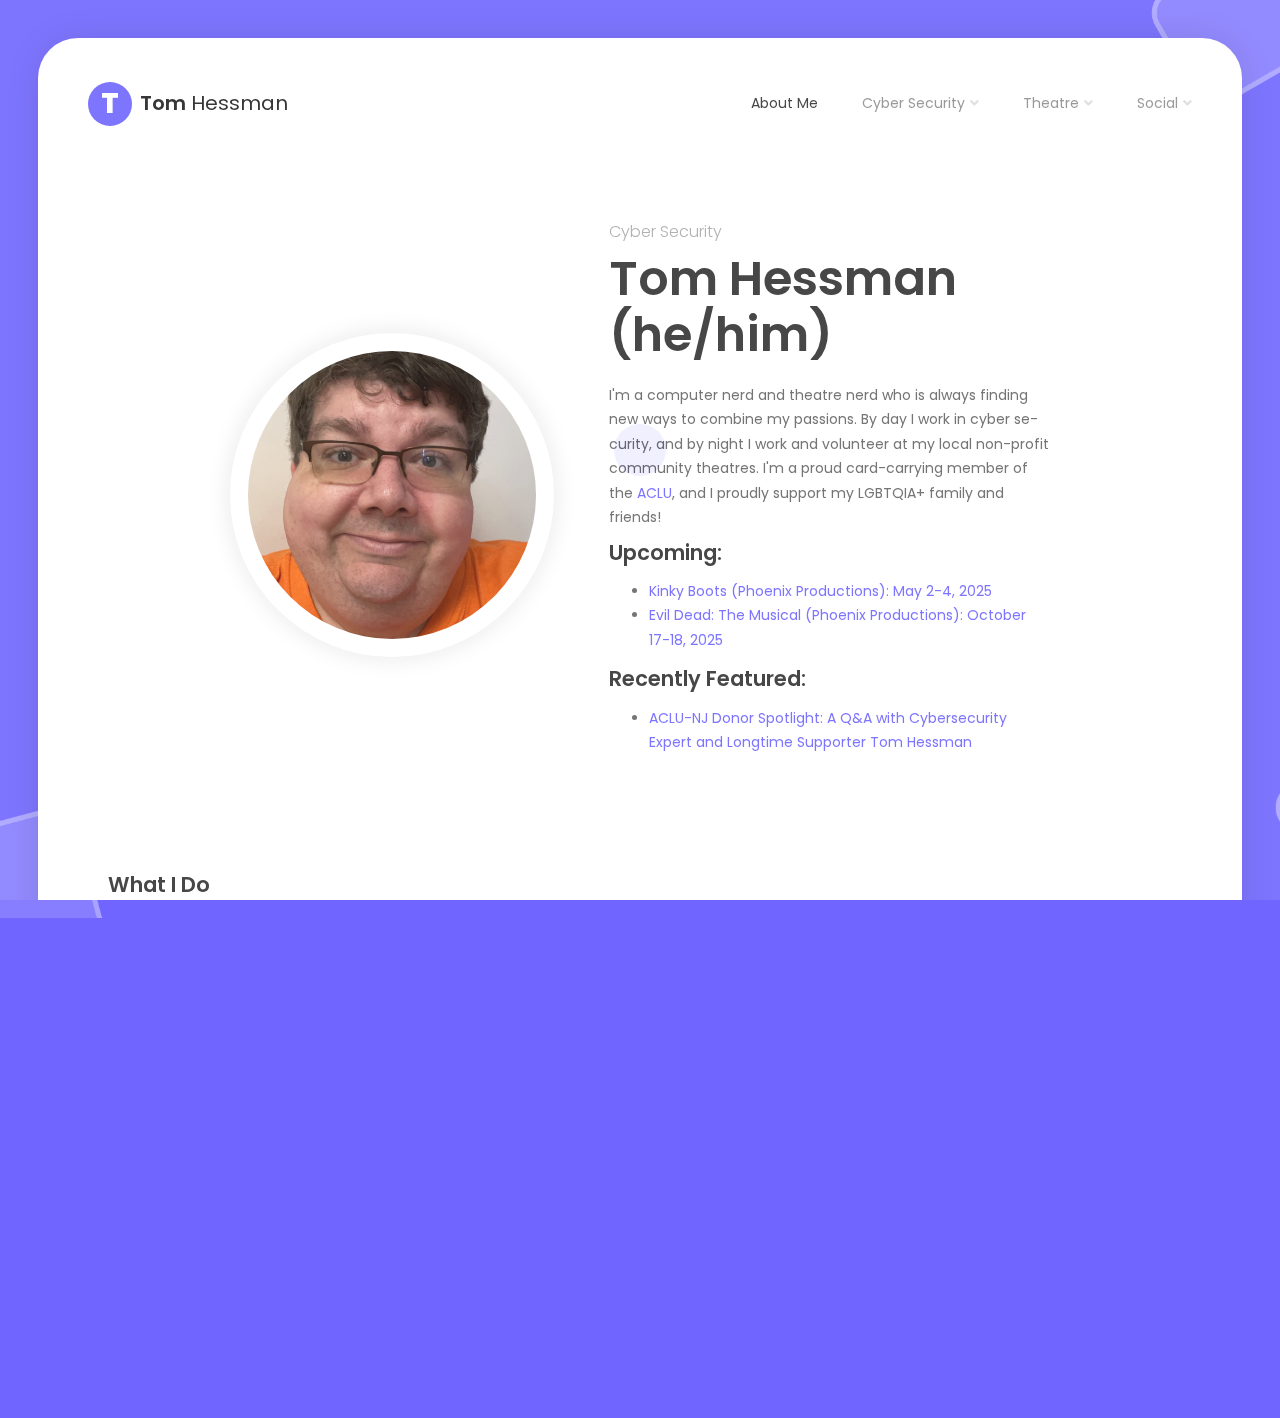
<file: index.html>
<!DOCTYPE html>
<html lang="en" class="no-js">
  <head>
    <meta charset="UTF-8" />
    <meta http-equiv="X-UA-Compatible" content="IE=edge"> 
    <title>Tom Hessman - About Me</title>
    <meta name="viewport" content="width=device-width, initial-scale=1.0, maximum-scale=1.0, user-scalable=no">
    <link rel="shortcut icon" href="favicon.ico">


    <link rel="stylesheet" href="css/normalize.css" type="text/css">
    <link rel="stylesheet" href="css/bootstrap.min.css" type="text/css">
    <link rel="stylesheet" href="css/owl.carousel.css" type="text/css">
    <link rel="stylesheet" href="css/magnific-popup.css" type="text/css">
    <link rel="stylesheet" href="css/main.css" type="text/css">

    <script src="js/modernizr.custom.js"></script>
  </head>

  <body class="page">

    <div class="lm-animated-bg"></div>
    
    <!-- Loading animation -->
    <div class="preloader">
      <div class="preloader-animation">
        <div class="preloader-spinner">
        </div>
      </div>
    </div>
    <!-- /Loading animation -->

    <!-- Scroll To Top Button -->
    <div class="lmpixels-scroll-to-top"><i class="lnr lnr-chevron-up"></i></div>
    <!-- /Scroll To Top Button -->

    <div class="page-scroll">
      <div id="page_container" class="page-container bg-move-effect" data-animation="transition-twister-in-up">

        <!-- Header -->
        <header id="site_header" class="header">
          <div class="header-content clearfix">
                
            <!-- Text Logo -->
            <div class="text-logo">
              <a href="index.html">
                <div class="logo-symbol">T</div>
                <div class="logo-text">Tom <span>Hessman</span></div>
              </a>
            </div>
            <!-- /Text Logo -->

            <!-- Navigation -->
            <div class="site-nav mobile-menu-hide">
              <ul class="leven-classic-menu site-main-menu">
                <li class="menu-item current-menu-item">
                  <a href="index.html">About Me</a>

                </li>

                <li class="menu-item menu-item-has-children">
                  <a href="cybersecurity-resume.html">Cyber Security</a>
                  <ul class="sub-menu">
                    <li class="menu-item">
                      <a href="cybersecurity-resume.html">Cyber Security Résumé</a>
                    </li>
                    <li class="menu-item">
                      <a href="https://www.counterhack.com/">Counter Hack</a>
                    </li>
                    <li class="menu-item">
                      <a href="https://www.sans.org/netwars">SANS NetWars</a>
                    </li>
                    <li class="menu-item">
                      <a href="https://www.sans.org/holidayhack">SANS Holiday Hack Challenge</a>
                    </li>
                    <li class="menu-item">
                      <a href="https://cyberquests.org/">Cyber Quests</a>
                    </li>
                  </ul>
                </li>

                <li class="menu-item menu-item-has-children">
                  <a href="theatre-resume.html">Theatre</a>
                  <ul class="sub-menu">
                    <li class="menu-item">
                      <a href="theatre-resume.html">Theatre Résumé</a>
                    </li>
                    <li class="menu-item">
                      <a href="https://www.phoenixredbank.com/">Phoenix Productions</a>
                    </li>
                    <li class="menu-item">
                      <a href="https://www.exit82theatre.com/">Exit 82 Theatre</a>
                    </li>
                    <li class="menu-item">
                      <a href="https://www.youtube.com/@TheatreAtHomeSavetheArts">Theatre@Home</a>
                    </li>
                  </ul>
                </li>

                <li class="menu-item menu-item-has-children">
                  <a href="https://twitter.com/tkh16">Social</a>
                  <ul class="sub-menu">
                    <li class="menu-item">
                      <a href="https://twitter.com/tkh16">X (Twitter)</a>
                    </li>
                    <li class="menu-item">
                      <a href="https://bsky.app/profile/tkh16.bsky.social">Bluesky</a>
                    </li>
                    <li class="menu-item">
                      <a href="https://infosec.exchange/@tkh16" rel="me">Mastodon</a>
                    </li>
                    <li class="menu-item">
                      <a href="https://www.facebook.com/tomhessman">Facebook</a>
                    </li>
                    <li class="menu-item">
                      <a href="https://www.instagram.com/tomhessman">Instagram</a>
                    </li>
                    <li class="menu-item">
                      <a href="https://github.com/tkh16">GitHub</a>
                    </li>
                  </ul>
                </li>
              </ul>
            </div>

            <!-- Mobile Menu Toggle -->
            <a class="menu-toggle mobile-visible">
              <i class="fa fa-bars"></i>
            </a>
            <!-- Mobile Menu Toggle -->
          </div>
        </header>
        <!-- /Header -->

        <div id="main" class="site-main">
          <div id="main-content" class="single-page-content">
            <div id="primary" class="content-area">    
              <div id="content" class="page-content site-content single-post" role="main">
                <!-- Home Page Top Part -->
                <div class="row">
                  <div class=" col-xs-12 col-sm-12">
                    <div class="home-content">
                      <div class="row flex-v-align">
                        
                        <div class="col-sm-12 col-md-5 col-lg-5">
                          <div class="home-photo">
                            <div class="hp-inner" style="background-image: url(./img/main_photo.jpg);">
                            </div>
                          </div>
                        </div>

                        <div class="col-sm-12 col-md-7 col-lg-7">
                          <div class="home-text hp-left">
			    
                            <div class="owl-carousel text-rotation">                                    
                              <div class="item">
                                <h4>Cyber Security</h4>
                              </div>

                              <div class="item">
                                <h4>Theatre</h4>
                              </div>
                            </div>
			   
                              
                            <h1>Tom Hessman (he/him)</h1>
                            <p>I'm a computer nerd and theatre nerd who is always finding new ways to combine my passions.  By day I work in cyber security, and by night I work and volunteer at my local non-profit community theatres.  I'm a proud card-carrying member of the <a href="https://www.aclu.org/">ACLU</a>, and I proudly support my LGBTQIA+ family and friends!</p>

                            <h3>Upcoming:</h3>
                            <ul>
				<li><a href="https://thebasie.org/events/phoenix-productions-presents-kinky-bootssubscribe-now-season-2024-25/">Kinky Boots (Phoenix Productions): May 2-4, 2025</a></li>
				<li><a href="https://thebasie.org/events/evil-dead-the-musical/">Evil Dead: The Musical (Phoenix Productions): October 17-18, 2025</a></li>
                            </ul>

                            <h3>Recently Featured:</h3>
                            <ul>
				<li><a href="https://www.aclu-nj.org/en/news/aclu-nj-donor-spotlight-qa-cybersecurity-expert-and-longtime-supporter-tom-hessman">ACLU-NJ Donor Spotlight: A Q&A with Cybersecurity Expert and Longtime Supporter Tom Hessman </a></li>
                            </ul>
                                 
                          </div>
                        </div>
                      </div>
                    </div>
                  </div>
                </div>
                <!-- Home Page Top Part -->

                <!-- Services -->
                <div class="row">
                  <div class="col-xs-12 col-sm-12">
                    <div class="p-50"></div>

                    <div class="block-title">
                      <h2>What I Do</h2>
                    </div>
                  </div>
                </div>

                <div class="row">
                  <div class="col-xs-12 col-sm-6">
                    <div class="info-list-w-icon">
                      <div class="info-block-w-icon">
                        <div class="ci-icon">
                          <i class="linecons linecons-display"></i>
                        </div>
      
                        <div class="ci-text">
                          <h4>Cyber Security</h4>
                          <p>Tom works at <a href="https://www.counterhack.com/">Counter Hack</a>, leading all efforts for quality assurance and testing for <a href="https://www.sans.org/netwars">SANS NetWars</a>, <a href="https://www.sans.org/holidayhack">SANS Holiday Hack Challenge<a>, <a href="https://cyberquests.org/">Cyber Quests</a>, and more. With a background in systems administration, Tom works on the operations team, providing behind-the-scenes support for NetWars with the occasional crowd-favorite appearance as TomZilla for CyberCity events. His unparalleled bug-finding ability is a critical part of challenge reliability and the delivery of intended learning goals for Counter Hack&apos;s projects.</p>
                        </div>
                      </div>
                    </div>
                  </div>

                  <div class="col-xs-12 col-sm-6">
                    <div class="info-list-w-icon">

                      <div class="info-block-w-icon">
                        <div class="ci-icon">
                          <i class="linecons linecons-params"></i>
                        </div>

                        <div class="ci-text">
                          <h4>Theatre</h4>
                          <p>Tom is a lifelong theatergoer, and spent 15 years on the media crew for <a href="https://www.staplesplayers.com/">Staples Players</a> (Westport, CT) before fully transitioning to the New Jersey community theater scene. In addition to seeing shows all around NJ, Tom loves volunteering in various capacities. Tom had a brief walk-on role in <a href="https://www.phoenixredbank.com/">Phoenix Productions'</a> 2019 production of <em>Young Frankenstein</em> as one of the hangmen, and Phoenix hasn’t been able to get rid of him since! Tom serves as a production manager and a member of the Operations Committee at <a href="https://www.phoenixredbank.com/">Phoenix Productions</a> (Red Bank, NJ), and also serves as a board member at <a href="https://www.exit82theatre.com/">Exit 82 Theatre</a> (Toms River, NJ). Tom also served as a board member and manager of <a href="https://www.youtube.com/@TheatreAtHomeSavetheArts">Theatre@Home</a>, a series of virtual concerts that ran in 2020-2021 created by Justin Christopher Odon.</p>
                        </div>
                      </div>
                    </div>
                  </div>
                </div>
                <!-- /Services -->

              </div>

              </div>
            </div>
          </div>
        

        <!-- Footer -->
        <footer class="site-footer clearfix">
          <div class="footer-social">
            <ul class="footer-social-links">
              <li>
                <a href="https://twitter.com/tkh16" target="_blank">X (Twitter)</a>
              </li>

              <li>
                <a href="https://bsky.app/profile/tkh16.bsky.social" target="_blank">Bluesky</a>
              </li>

              <li>
                <a href="https://infosec.exchange/@tkh16" target="_blank" rel="me">Mastodon</a>
              </li>

              <li>
                <a href="https://www.facebook.com/tomhessman" target="_blank">Facebook</a>
              </li>

              <li>
                <a href="https://www.instagram.com/tomhessman" target="_blank">Instagram</a>
              </li>
            </ul>
          </div>
              
          <div class="footer-copyrights">
            <p>© 2023-2025 All rights reserved. Theme by LMPixels.</p>
          </div>
        </footer>
        <!-- /Footer -->
        
      </div>
    </div>

    <script src="js/jquery-3.5.1.min.js"></script>
    <script src="js/imagesloaded.pkgd.min.js"></script>
    <script src="js/bootstrap.min.js"></script>
    <script src='js/jquery.shuffle.min.js'></script>
    <script src='js/masonry.pkgd.min.js'></script>
    <script src='js/owl.carousel.min.js'></script>
    <script src="js/jquery.magnific-popup.min.js"></script>
    <script src="js/validator.js"></script>
    <script src="js/main.js"></script>
  </body>
</html>
</file>
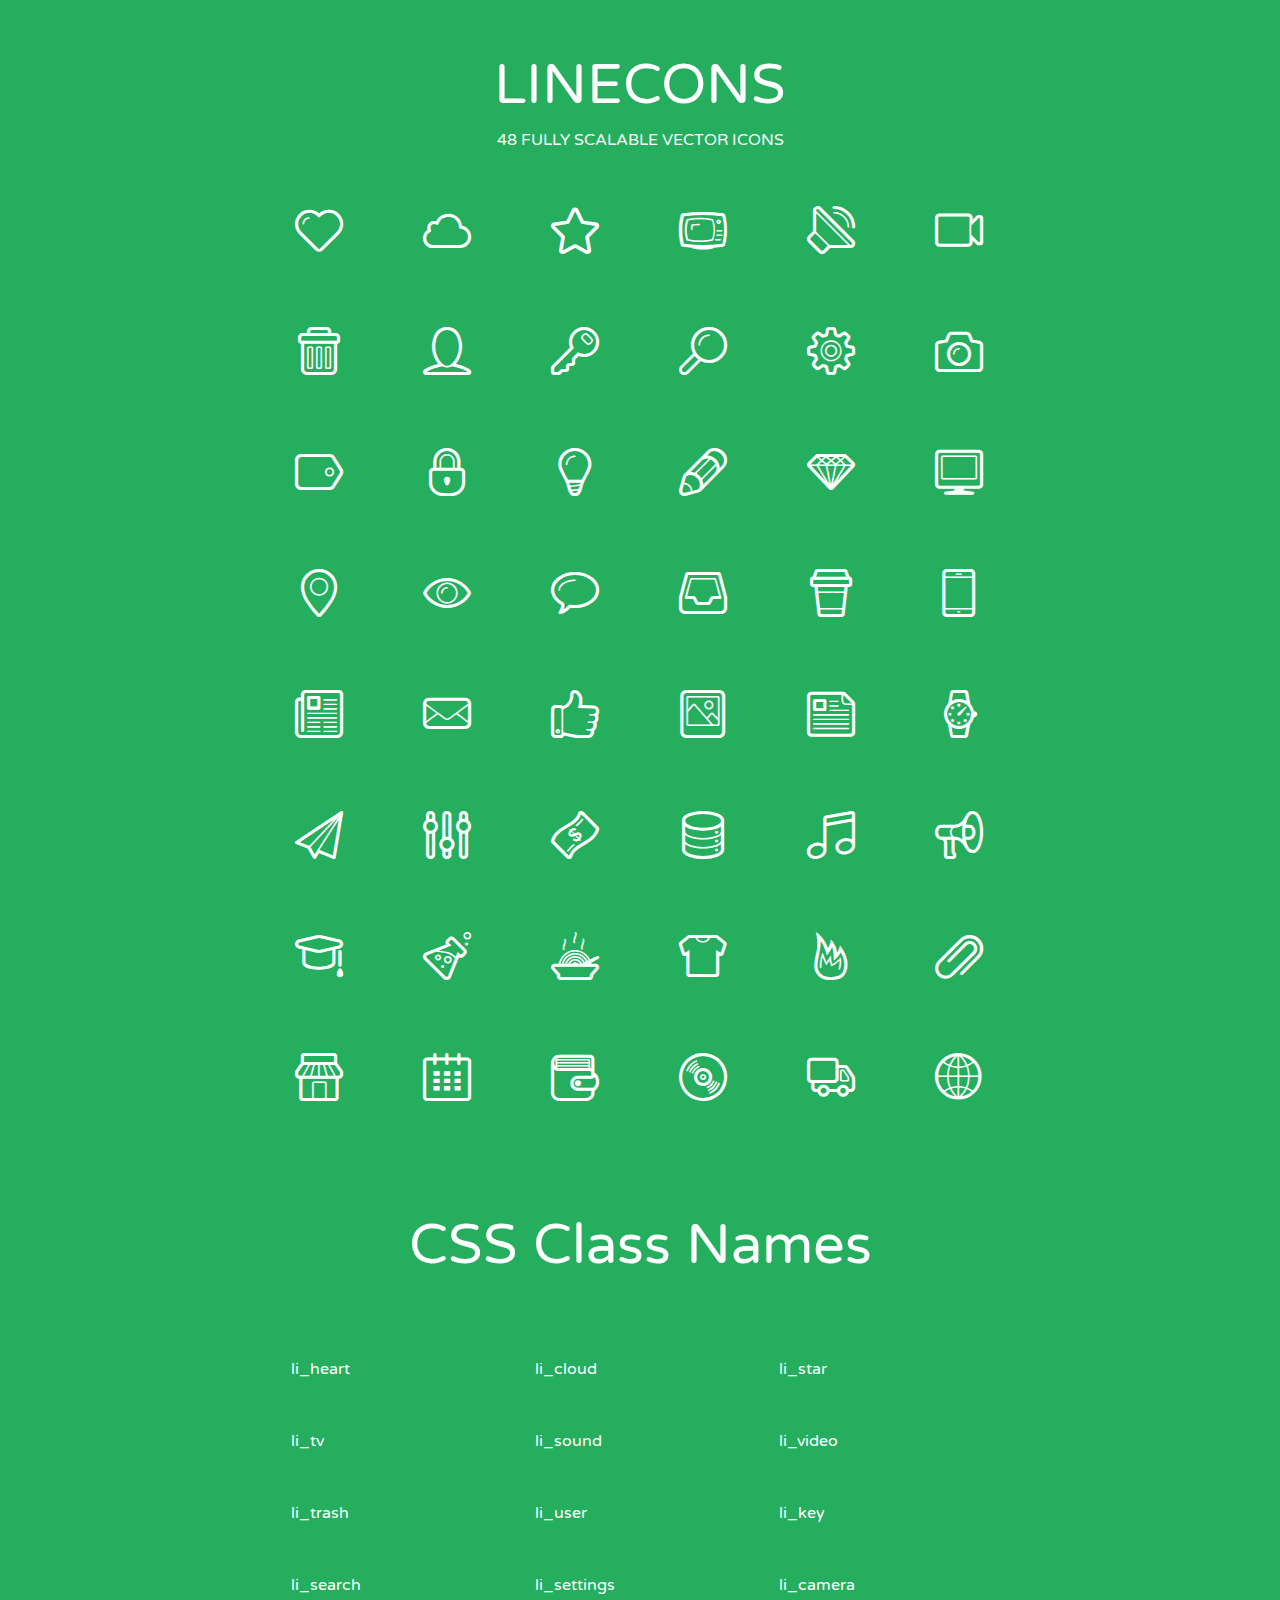
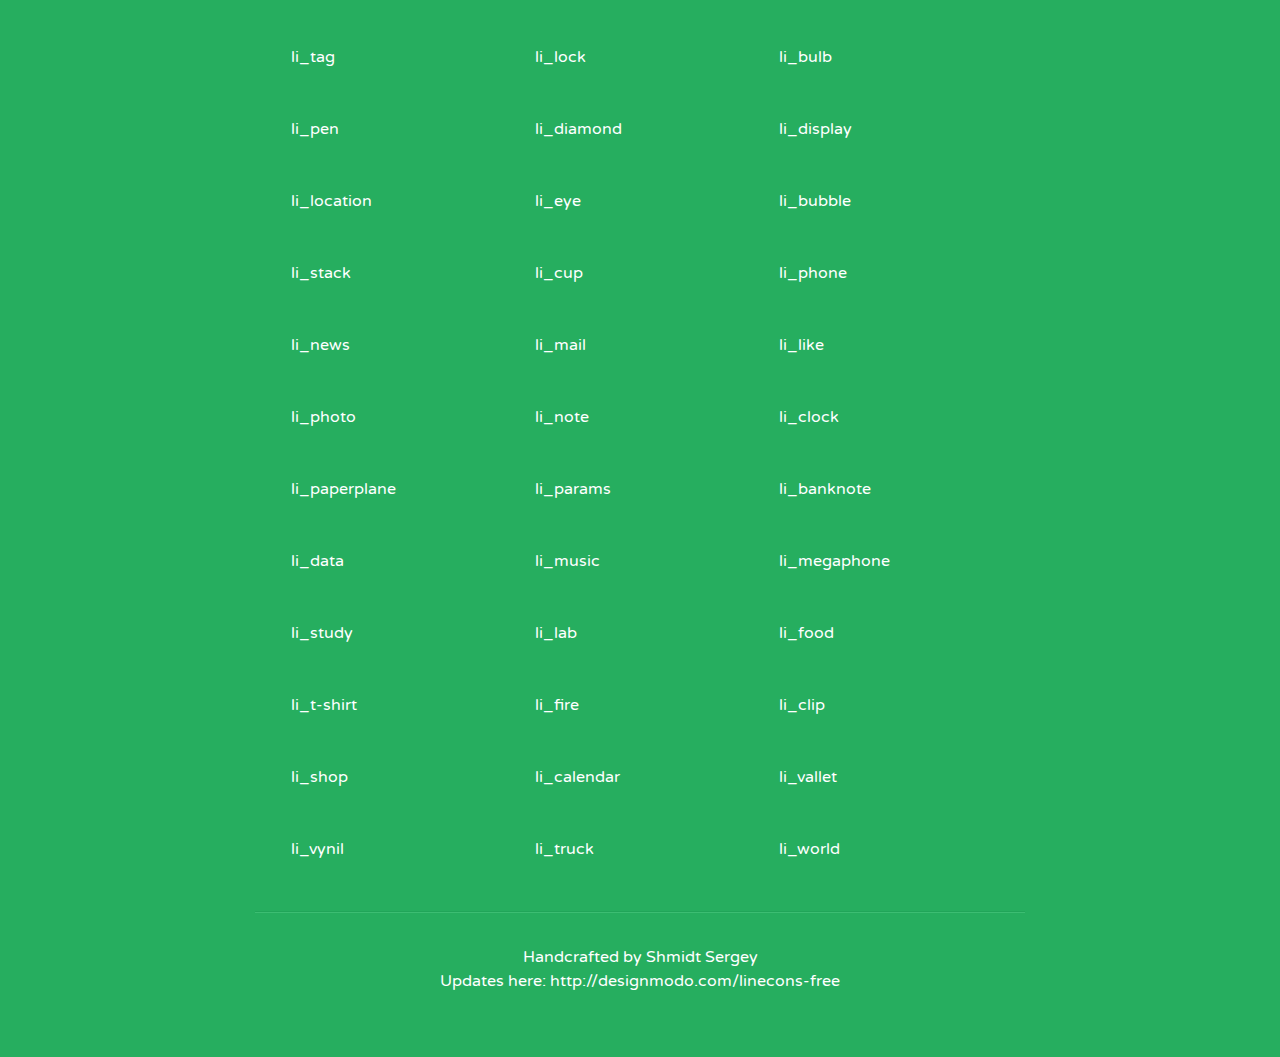
<file: css/fonts/linecons/index.html>
<!doctype html>
<html>
<head>
<title>LINECONS - 48 Fully Scalable Vector Icons</title>
<link rel="stylesheet" href="style.css" />
<link href='http://fonts.googleapis.com/css?family=Varela+Round' rel='stylesheet' type='text/css'>
<!--[if lte IE 7]><script src="lte-ie7.js"></script><![endif]-->

<!-- 

Thanks http://icomoon.io/app/ for amazing service!

-->


<style>
	section, header, footer {display: block;}
	body {
		font-family: 'Varela Round', sans-serif;
		color: #333333;
		line-height: 1.5;
		font-size: 16px;
		background:#26ae5f;
		color:white;
		-moz-text-shadow: 0 1px 1px rgba(0, 0, 0, 0.21);
		-webkit-text-shadow: 0 1px 1px rgba(0, 0, 0, 0.21);
	}
	* {
		-moz-box-sizing: border-box;
		-webkit-box-sizing: border-box;
		box-sizing: border-box;
		margin: 0;
		padding: 0;
	}
	.glyph {
		float: left;
		text-align: center;
		padding: .5em;
		margin: 0 .5em;
		width: 7em;
		border-radius: .375em;
		top:0;
		position:relative;
		-webkit-transition:0.2s ease-in;
		-o-transition:0.2s ease-in;
		-moz-transition:0.2s ease-in;
		-ie-transition:0.2s ease-in;
		transition:0.2s ease-in;
	}
	.glyph input {
		width: 100%;
		text-align: center;
		font-family: consolas, monospace;
		border-radius:3px;
		border:none;
		padding:4px;
		background:#26AE5C;
		color:#26AE5C;
		-webkit-transition:0.2s ease-in;
		-o-transition:0.2s ease-in;
		-moz-transition:0.2s ease-in;
		-ie-transition:0.2s ease-in;
		transition:0.2s ease-in;
	}
	.glyph:hover input {
		background:#26ae5f;
		padding:4px;
		color:#ffffff;
	}
	.glyph:hover {
		-webkit-transition: all 0.5s ease-out;
		background:#222821;
		color:#fff;
		text-shadow: none;
		-moz-text-shadow: none;
		-webkit-text-shadow: none;
		top:-5px;
		position:relative;
	}
	.glyph input, .mtm {
		margin-top: .75em;
	}
	.w-main {
		width: 770px;
		text-align:center;
	}
	.centered {
		margin-left: auto;
		margin-right: auto;
	}
	.fs1 {
		font-size: 3em;
	}
	header {
		margin: 2em 0;
		padding-bottom: .5em;
	}
	header h1 {
		font-size: 3.5em;
		font-weight: normal;
	}
	.clearfix:before, .clearfix:after { content: ""; display: table; }
	.clearfix:after, .clear { clear: both; }
	footer {
		margin: 2em 0;
		padding: 2em 0;
		border-top: 1px solid rgb(60, 189, 114);
		box-shadow: 0 -1px rgb(33, 165, 89);
	}
	a, a:visited {
		color: #ffffff; text-decoration:none;
	}
	a:hover, a:focus {color: #222821; text-decoration:none;}
	.box1 {
		display: inline-block;
		width: 14em;
		padding: .25em .5em;
		margin: .5em 1em .5em 0;
		text-align:left;
		
	}
	.box1 span { 
		font-size:2em;
		position: relative;
		top: 0.25em;
		margin-right: 0.1em;
	}
</style>
</head>
<body>
	<div class="w-main centered">
	<section class="mtm clearfix" id="glyphs">
	<header>
		<h1>LINECONS</h1>
		<p>48 FULLY SCALABLE VECTOR ICONS</p>
	</header>
	<div class="glyph">
		<div class="fs1" aria-hidden="true" data-icon="&#xe000;"></div>
		<input type="text" readonly="readonly" value="&amp;#xe000;" />
	</div>
	<div class="glyph">
		<div class="fs1" aria-hidden="true" data-icon="&#xe001;"></div>
		<input type="text" readonly="readonly" value="&amp;#xe001;" />
	</div>
	<div class="glyph">
		<div class="fs1" aria-hidden="true" data-icon="&#xe002;"></div>
		<input type="text" readonly="readonly" value="&amp;#xe002;" />
	</div>
	<div class="glyph">
		<div class="fs1" aria-hidden="true" data-icon="&#xe003;"></div>
		<input type="text" readonly="readonly" value="&amp;#xe003;" />
	</div>
	<div class="glyph">
		<div class="fs1" aria-hidden="true" data-icon="&#xe004;"></div>
		<input type="text" readonly="readonly" value="&amp;#xe004;" />
	</div>
	<div class="glyph">
		<div class="fs1" aria-hidden="true" data-icon="&#xe005;"></div>
		<input type="text" readonly="readonly" value="&amp;#xe005;" />
	</div>
	<div class="glyph">
		<div class="fs1" aria-hidden="true" data-icon="&#xe006;"></div>
		<input type="text" readonly="readonly" value="&amp;#xe006;" />
	</div>
	<div class="glyph">
		<div class="fs1" aria-hidden="true" data-icon="&#xe007;"></div>
		<input type="text" readonly="readonly" value="&amp;#xe007;" />
	</div>
	<div class="glyph">
		<div class="fs1" aria-hidden="true" data-icon="&#xe008;"></div>
		<input type="text" readonly="readonly" value="&amp;#xe008;" />
	</div>
	<div class="glyph">
		<div class="fs1" aria-hidden="true" data-icon="&#xe009;"></div>
		<input type="text" readonly="readonly" value="&amp;#xe009;" />
	</div>
	<div class="glyph">
		<div class="fs1" aria-hidden="true" data-icon="&#xe00a;"></div>
		<input type="text" readonly="readonly" value="&amp;#xe00a;" />
	</div>
	<div class="glyph">
		<div class="fs1" aria-hidden="true" data-icon="&#xe00b;"></div>
		<input type="text" readonly="readonly" value="&amp;#xe00b;" />
	</div>
	<div class="glyph">
		<div class="fs1" aria-hidden="true" data-icon="&#xe00c;"></div>
		<input type="text" readonly="readonly" value="&amp;#xe00c;" />
	</div>
	<div class="glyph">
		<div class="fs1" aria-hidden="true" data-icon="&#xe00d;"></div>
		<input type="text" readonly="readonly" value="&amp;#xe00d;" />
	</div>
	<div class="glyph">
		<div class="fs1" aria-hidden="true" data-icon="&#xe00e;"></div>
		<input type="text" readonly="readonly" value="&amp;#xe00e;" />
	</div>
	<div class="glyph">
		<div class="fs1" aria-hidden="true" data-icon="&#xe00f;"></div>
		<input type="text" readonly="readonly" value="&amp;#xe00f;" />
	</div>
	<div class="glyph">
		<div class="fs1" aria-hidden="true" data-icon="&#xe010;"></div>
		<input type="text" readonly="readonly" value="&amp;#xe010;" />
	</div>
	<div class="glyph">
		<div class="fs1" aria-hidden="true" data-icon="&#xe011;"></div>
		<input type="text" readonly="readonly" value="&amp;#xe011;" />
	</div>
	<div class="glyph">
		<div class="fs1" aria-hidden="true" data-icon="&#xe012;"></div>
		<input type="text" readonly="readonly" value="&amp;#xe012;" />
	</div>
	<div class="glyph">
		<div class="fs1" aria-hidden="true" data-icon="&#xe013;"></div>
		<input type="text" readonly="readonly" value="&amp;#xe013;" />
	</div>
	<div class="glyph">
		<div class="fs1" aria-hidden="true" data-icon="&#xe014;"></div>
		<input type="text" readonly="readonly" value="&amp;#xe014;" />
	</div>
	<div class="glyph">
		<div class="fs1" aria-hidden="true" data-icon="&#xe015;"></div>
		<input type="text" readonly="readonly" value="&amp;#xe015;" />
	</div>
	<div class="glyph">
		<div class="fs1" aria-hidden="true" data-icon="&#xe016;"></div>
		<input type="text" readonly="readonly" value="&amp;#xe016;" />
	</div>
	<div class="glyph">
		<div class="fs1" aria-hidden="true" data-icon="&#xe017;"></div>
		<input type="text" readonly="readonly" value="&amp;#xe017;" />
	</div>
	<div class="glyph">
		<div class="fs1" aria-hidden="true" data-icon="&#xe018;"></div>
		<input type="text" readonly="readonly" value="&amp;#xe018;" />
	</div>
	<div class="glyph">
		<div class="fs1" aria-hidden="true" data-icon="&#xe019;"></div>
		<input type="text" readonly="readonly" value="&amp;#xe019;" />
	</div>
	<div class="glyph">
		<div class="fs1" aria-hidden="true" data-icon="&#xe01a;"></div>
		<input type="text" readonly="readonly" value="&amp;#xe01a;" />
	</div>
	<div class="glyph">
		<div class="fs1" aria-hidden="true" data-icon="&#xe01b;"></div>
		<input type="text" readonly="readonly" value="&amp;#xe01b;" />
	</div>
	<div class="glyph">
		<div class="fs1" aria-hidden="true" data-icon="&#xe01c;"></div>
		<input type="text" readonly="readonly" value="&amp;#xe01c;" />
	</div>
	<div class="glyph">
		<div class="fs1" aria-hidden="true" data-icon="&#xe01d;"></div>
		<input type="text" readonly="readonly" value="&amp;#xe01d;" />
	</div>
	<div class="glyph">
		<div class="fs1" aria-hidden="true" data-icon="&#xe01e;"></div>
		<input type="text" readonly="readonly" value="&amp;#xe01e;" />
	</div>
	<div class="glyph">
		<div class="fs1" aria-hidden="true" data-icon="&#xe01f;"></div>
		<input type="text" readonly="readonly" value="&amp;#xe01f;" />
	</div>
	<div class="glyph">
		<div class="fs1" aria-hidden="true" data-icon="&#xe020;"></div>
		<input type="text" readonly="readonly" value="&amp;#xe020;" />
	</div>
	<div class="glyph">
		<div class="fs1" aria-hidden="true" data-icon="&#xe021;"></div>
		<input type="text" readonly="readonly" value="&amp;#xe021;" />
	</div>
	<div class="glyph">
		<div class="fs1" aria-hidden="true" data-icon="&#xe022;"></div>
		<input type="text" readonly="readonly" value="&amp;#xe022;" />
	</div>
	<div class="glyph">
		<div class="fs1" aria-hidden="true" data-icon="&#xe023;"></div>
		<input type="text" readonly="readonly" value="&amp;#xe023;" />
	</div>
	<div class="glyph">
		<div class="fs1" aria-hidden="true" data-icon="&#xe024;"></div>
		<input type="text" readonly="readonly" value="&amp;#xe024;" />
	</div>
	<div class="glyph">
		<div class="fs1" aria-hidden="true" data-icon="&#xe025;"></div>
		<input type="text" readonly="readonly" value="&amp;#xe025;" />
	</div>
	<div class="glyph">
		<div class="fs1" aria-hidden="true" data-icon="&#xe026;"></div>
		<input type="text" readonly="readonly" value="&amp;#xe026;" />
	</div>
	<div class="glyph">
		<div class="fs1" aria-hidden="true" data-icon="&#xe027;"></div>
		<input type="text" readonly="readonly" value="&amp;#xe027;" />
	</div>
	<div class="glyph">
		<div class="fs1" aria-hidden="true" data-icon="&#xe028;"></div>
		<input type="text" readonly="readonly" value="&amp;#xe028;" />
	</div>
	<div class="glyph">
		<div class="fs1" aria-hidden="true" data-icon="&#xe029;"></div>
		<input type="text" readonly="readonly" value="&amp;#xe029;" />
	</div>
	<div class="glyph">
		<div class="fs1" aria-hidden="true" data-icon="&#xe02a;"></div>
		<input type="text" readonly="readonly" value="&amp;#xe02a;" />
	</div>
	<div class="glyph">
		<div class="fs1" aria-hidden="true" data-icon="&#xe02b;"></div>
		<input type="text" readonly="readonly" value="&amp;#xe02b;" />
	</div>
	<div class="glyph">
		<div class="fs1" aria-hidden="true" data-icon="&#xe02c;"></div>
		<input type="text" readonly="readonly" value="&amp;#xe02c;" />
	</div>
	<div class="glyph">
		<div class="fs1" aria-hidden="true" data-icon="&#xe02d;"></div>
		<input type="text" readonly="readonly" value="&amp;#xe02d;" />
	</div>
	<div class="glyph">
		<div class="fs1" aria-hidden="true" data-icon="&#xe02e;"></div>
		<input type="text" readonly="readonly" value="&amp;#xe02e;" />
	</div>
	<div class="glyph">
		<div class="fs1" aria-hidden="true" data-icon="&#xe02f;"></div>
		<input type="text" readonly="readonly" value="&amp;#xe02f;" />
	</div>
	</section>
	<div class="clear"></div>
	<section class="mtm clearfix" id="glyphs">
	<header>
		<h1>CSS Class Names</h1>
	</header>
	<span class="box1">
		<span aria-hidden="true" class="li_heart"></span>
		&nbsp;li_heart
	</span>
	<span class="box1">
		<span aria-hidden="true" class="li_cloud"></span>
		&nbsp;li_cloud
	</span>
	<span class="box1">
		<span aria-hidden="true" class="li_star"></span>
		&nbsp;li_star
	</span>
	<span class="box1">
		<span aria-hidden="true" class="li_tv"></span>
		&nbsp;li_tv
	</span>
	<span class="box1">
		<span aria-hidden="true" class="li_sound"></span>
		&nbsp;li_sound
	</span>
	<span class="box1">
		<span aria-hidden="true" class="li_video"></span>
		&nbsp;li_video
	</span>
	<span class="box1">
		<span aria-hidden="true" class="li_trash"></span>
		&nbsp;li_trash
	</span>
	<span class="box1">
		<span aria-hidden="true" class="li_user"></span>
		&nbsp;li_user
	</span>
	<span class="box1">
		<span aria-hidden="true" class="li_key"></span>
		&nbsp;li_key
	</span>
	<span class="box1">
		<span aria-hidden="true" class="li_search"></span>
		&nbsp;li_search
	</span>
	<span class="box1">
		<span aria-hidden="true" class="li_settings"></span>
		&nbsp;li_settings
	</span>
	<span class="box1">
		<span aria-hidden="true" class="li_camera"></span>
		&nbsp;li_camera
	</span>
	<span class="box1">
		<span aria-hidden="true" class="li_tag"></span>
		&nbsp;li_tag
	</span>
	<span class="box1">
		<span aria-hidden="true" class="li_lock"></span>
		&nbsp;li_lock
	</span>
	<span class="box1">
		<span aria-hidden="true" class="li_bulb"></span>
		&nbsp;li_bulb
	</span>
	<span class="box1">
		<span aria-hidden="true" class="li_pen"></span>
		&nbsp;li_pen
	</span>
	<span class="box1">
		<span aria-hidden="true" class="li_diamond"></span>
		&nbsp;li_diamond
	</span>
	<span class="box1">
		<span aria-hidden="true" class="li_display"></span>
		&nbsp;li_display
	</span>
	<span class="box1">
		<span aria-hidden="true" class="li_location"></span>
		&nbsp;li_location
	</span>
	<span class="box1">
		<span aria-hidden="true" class="li_eye"></span>
		&nbsp;li_eye
	</span>
	<span class="box1">
		<span aria-hidden="true" class="li_bubble"></span>
		&nbsp;li_bubble
	</span>
	<span class="box1">
		<span aria-hidden="true" class="li_stack"></span>
		&nbsp;li_stack
	</span>
	<span class="box1">
		<span aria-hidden="true" class="li_cup"></span>
		&nbsp;li_cup
	</span>
	<span class="box1">
		<span aria-hidden="true" class="li_phone"></span>
		&nbsp;li_phone
	</span>
	<span class="box1">
		<span aria-hidden="true" class="li_news"></span>
		&nbsp;li_news
	</span>
	<span class="box1">
		<span aria-hidden="true" class="li_mail"></span>
		&nbsp;li_mail
	</span>
	<span class="box1">
		<span aria-hidden="true" class="li_like"></span>
		&nbsp;li_like
	</span>
	<span class="box1">
		<span aria-hidden="true" class="li_photo"></span>
		&nbsp;li_photo
	</span>
	<span class="box1">
		<span aria-hidden="true" class="li_note"></span>
		&nbsp;li_note
	</span>
	<span class="box1">
		<span aria-hidden="true" class="li_clock"></span>
		&nbsp;li_clock
	</span>
	<span class="box1">
		<span aria-hidden="true" class="li_paperplane"></span>
		&nbsp;li_paperplane
	</span>
	<span class="box1">
		<span aria-hidden="true" class="li_params"></span>
		&nbsp;li_params
	</span>
	<span class="box1">
		<span aria-hidden="true" class="li_banknote"></span>
		&nbsp;li_banknote
	</span>
	<span class="box1">
		<span aria-hidden="true" class="li_data"></span>
		&nbsp;li_data
	</span>
	<span class="box1">
		<span aria-hidden="true" class="li_music"></span>
		&nbsp;li_music
	</span>
	<span class="box1">
		<span aria-hidden="true" class="li_megaphone"></span>
		&nbsp;li_megaphone
	</span>
	<span class="box1">
		<span aria-hidden="true" class="li_study"></span>
		&nbsp;li_study
	</span>
	<span class="box1">
		<span aria-hidden="true" class="li_lab"></span>
		&nbsp;li_lab
	</span>
	<span class="box1">
		<span aria-hidden="true" class="li_food"></span>
		&nbsp;li_food
	</span>
	<span class="box1">
		<span aria-hidden="true" class="li_t-shirt"></span>
		&nbsp;li_t-shirt
	</span>
	<span class="box1">
		<span aria-hidden="true" class="li_fire"></span>
		&nbsp;li_fire
	</span>
	<span class="box1">
		<span aria-hidden="true" class="li_clip"></span>
		&nbsp;li_clip
	</span>
	<span class="box1">
		<span aria-hidden="true" class="li_shop"></span>
		&nbsp;li_shop
	</span>
	<span class="box1">
		<span aria-hidden="true" class="li_calendar"></span>
		&nbsp;li_calendar
	</span>
	<span class="box1">
		<span aria-hidden="true" class="li_vallet"></span>
		&nbsp;li_vallet
	</span>
	<span class="box1">
		<span aria-hidden="true" class="li_vynil"></span>
		&nbsp;li_vynil
	</span>
	<span class="box1">
		<span aria-hidden="true" class="li_truck"></span>
		&nbsp;li_truck
	</span>
	<span class="box1">
		<span aria-hidden="true" class="li_world"></span>
		&nbsp;li_world
	</span>
	</section>
	<footer>
		<p>Handcrafted by <a href="http://shmidt.in">Shmidt Sergey</a></p>
		<p>Updates here: <a href="http://designmodo.com/linecons-free">http://designmodo.com/linecons-free</a></p>
	</footer>
	</div>
	<script>
	document.getElementById("glyphs").addEventListener("click", function(e) {
		var target = e.target;
		if (target.tagName === "INPUT") {
			target.select();
		}
	});
	</script>
</body>
</html>
</file>
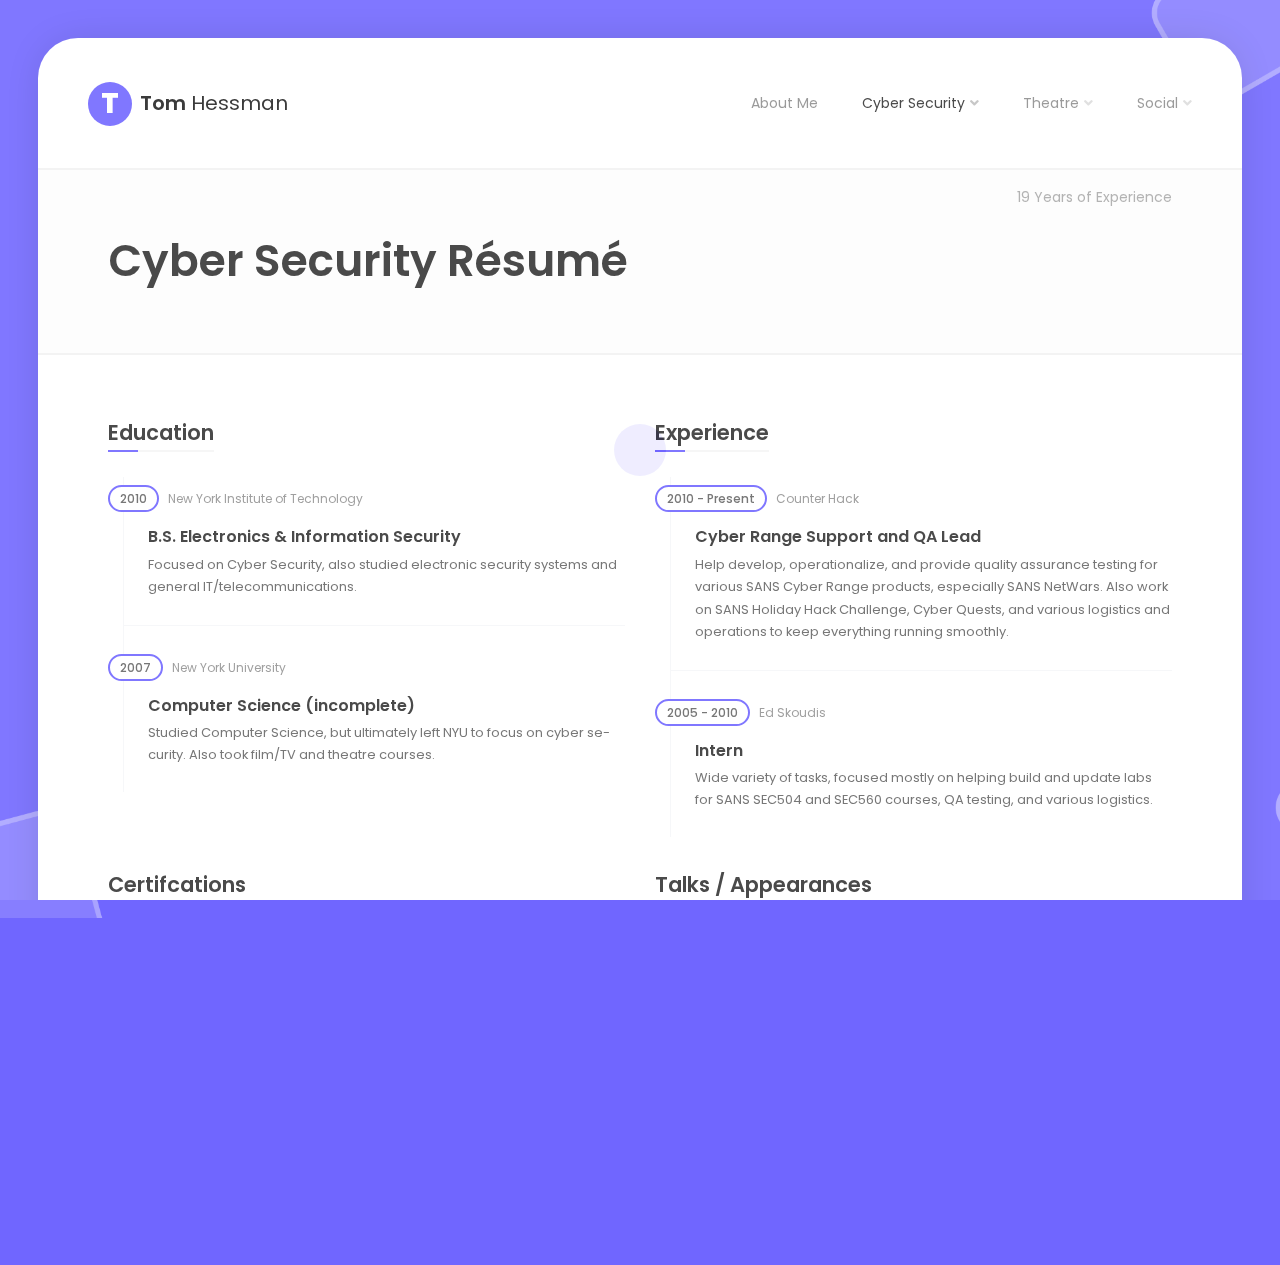
<file: cybersecurity-resume.html>
<!DOCTYPE html>
<html lang="en" class="no-js">
  <head>
    <meta charset="UTF-8" />
    <meta http-equiv="X-UA-Compatible" content="IE=edge"> 
    <title>Tom Hessman - Cyber Security Résumé</title>
    <meta name="viewport" content="width=device-width, initial-scale=1.0, maximum-scale=1.0, user-scalable=no">
    <link rel="shortcut icon" href="favicon.ico">

    <link rel="stylesheet" href="css/normalize.css" type="text/css">
    <link rel="stylesheet" href="css/bootstrap.min.css" type="text/css">
    <link rel="stylesheet" href="css/owl.carousel.css" type="text/css">
    <link rel="stylesheet" href="css/magnific-popup.css" type="text/css">
    <link rel="stylesheet" href="css/main.css" type="text/css">

    <script src="js/modernizr.custom.js"></script>
  </head>

  <body class="page">

    <div class="lm-animated-bg"></div>
    
    <!-- Loading animation -->
    <div class="preloader">
      <div class="preloader-animation">
        <div class="preloader-spinner">
        </div>
      </div>
    </div>
    <!-- /Loading animation -->

    <!-- Scroll To Top Button -->
    <div class="lmpixels-scroll-to-top"><i class="lnr lnr-chevron-up"></i></div>
    <!-- /Scroll To Top Button -->

    <div class="page-scroll">
      <div id="page_container" class="page-container bg-move-effect" data-animation="transition-flip-in-right">

        <!-- Header -->
        <header id="site_header" class="header">
          <div class="header-content clearfix">
                
            <!-- Text Logo -->
            <div class="text-logo">
              <a href="index.html">
                <div class="logo-symbol">T</div>
                <div class="logo-text">Tom <span>Hessman</span></div>
              </a>
            </div>
            <!-- /Text Logo -->

            <!-- Navigation -->
            <div class="site-nav mobile-menu-hide">
              <ul class="leven-classic-menu site-main-menu">
                <li class="menu-item">
                  <a href="index.html">About Me</a>

                </li>

                <li class="menu-item menu-item-has-children current-menu-item">
                  <a href="cybersecurity-resume.html">Cyber Security</a>
                  <ul class="sub-menu">
                    <li class="menu-item current-menu-item">
                      <a href="cybersecurity-resume.html">Cyber Security Résumé</a>
                    </li>
                    <li class="menu-item">
                      <a href="https://www.counterhack.com/">Counter Hack</a>
                    </li>
                    <li class="menu-item">
                      <a href="https://www.sans.org/netwars">SANS NetWars</a>
                    </li>
                    <li class="menu-item">
                      <a href="https://www.sans.org/holidayhack">SANS Holiday Hack Challenge</a>
                    </li>
                    <li class="menu-item">
                      <a href="https://cyberquests.org/">Cyber Quests</a>
                    </li>
                  </ul>
                </li>

                <li class="menu-item menu-item-has-children">
                  <a href="theatre-resume.html">Theatre</a>
                  <ul class="sub-menu">
                    <li class="menu-item">
                      <a href="theatre-resume.html">Theatre Résumé</a>
                    </li>
                    <li class="menu-item">
                      <a href="https://www.phoenixredbank.com/">Phoenix Productions</a>
                    </li>
                    <li class="menu-item">
                      <a href="https://www.exit82theatre.com/">Exit 82 Theatre</a>
                    </li>
                    <li class="menu-item">
                      <a href="https://www.youtube.com/@TheatreAtHomeSavetheArts">Theatre@Home</a>
                    </li>
                  </ul>
                </li>

                <li class="menu-item menu-item-has-children">
                  <a href="https://twitter.com/tkh16">Social</a>
                  <ul class="sub-menu">
                    <li class="menu-item">
                      <a href="https://twitter.com/tkh16">X (Twitter)</a>
                    </li>
                    <li class="menu-item">
                      <a href="https://bsky.app/profile/tkh16.bsky.social">Bluesky</a>
                    </li>
                    <li class="menu-item">
                      <a href="https://infosec.exchange/@tkh16" rel="me">Mastodon</a>
                    </li>
                    <li class="menu-item">
                      <a href="https://www.facebook.com/tomhessman">Facebook</a>
                    </li>
                    <li class="menu-item">
                      <a href="https://www.instagram.com/tomhessman">Instagram</a>
                    </li>
                    <li class="menu-item">
                      <a href="https://github.com/tkh16">GitHub</a>
                    </li>
                  </ul>
                </li>
              </ul>
            </div>

            <a class="menu-toggle mobile-visible">
                <i class="fa fa-bars"></i>
            </a>
          </div>
        </header>
        <!-- /Header -->

        <div id="main" class="site-main">
          <div id="main-content" class="single-page-content">
            <div id="primary" class="content-area">

              <div class="page-title">
                <h1>Cyber Security Résumé</h1>
                <div class="page-subtitle">
                    <h4> 19 Years of Experience</h4>
                </div>
              </div>

              <div id="content" class="page-content site-content single-post" role="main">
                <div class="row">
  
                  <div class=" col-xs-12 col-sm-6 ">
                    <div class="block-title">
                      <h2>Education</h2>
                    </div>

                    <div id="timeline_1" class="timeline clearfix">
                      <div class="timeline-item clearfix">
                        <h5 class="item-period ">2010</h5>
                        <span class="item-company">New York Institute of Technology</span>
                        <h4 class="item-title">B.S. Electronics &amp; Information Security</h4>
                        <p>Focused on Cyber Security, also studied electronic security systems and general IT/telecommunications.</p>
                      </div>

                      <div class="timeline-item clearfix">
                        <h5 class="item-period ">2007</h5>
                        <span class="item-company">New York University</span>
                        <h4 class="item-title">Computer Science (incomplete)</h4>
                        <p>Studied Computer Science, but ultimately left NYU to focus on cyber security.  Also took film/TV and theatre courses.</p>
                      </div>

                    </div>
                  </div>

                  <div class=" col-xs-12 col-sm-6 ">
                    <div class="block-title">
                      <h2>Experience</h2>
                    </div>

                    <div id="timeline_2" class="timeline clearfix">
                      <div class="timeline-item clearfix">
                        <h5 class="item-period current">2010 - Present</h5>
                        <span class="item-company">Counter Hack</span>
                        <h4 class="item-title">Cyber Range Support and QA Lead</h4>
                        <p>Help develop, operationalize, and provide quality assurance testing for various SANS Cyber Range products, especially SANS NetWars.  Also work on SANS Holiday Hack Challenge, Cyber Quests, and various logistics and operations to keep everything running smoothly.</p>
                      </div>

                      <div class="timeline-item clearfix">
                        <h5 class="item-period ">2005 - 2010</h5>
                        <span class="item-company">Ed Skoudis</span>
                        <h4 class="item-title">Intern</h4>
                        <p>Wide variety of tasks, focused mostly on helping build and update labs for SANS SEC504 and SEC560 courses, QA testing, and various logistics.</p>
                      </div>

                    </div>
                  </div>
                </div>

<div class="row">
  
                  <div class=" col-xs-12 col-sm-6 ">
                    <div class="block-title">
                      <h2>Certifcations</h2>
                    </div>

                    <div class="lightbox">
                      <div class="certificate-item clearfix">
                        <div class="certi-logo">
                          <img src="./img/GPEN.png" alt="logo">
                        </div>

                        <div class="certi-content">
                          <div class="certi-title">
                            <h4>GIAC Penetration Tester Certification (GPEN)</h4>
                          </div>

                          <div class="certi-id">
                            <span>Analyst ID: 9390</span>
                          </div>
                          <div class="certi-date">
                            <span>March 23, 2015</span>
                          </div>

                          <div class="certi-company">
                            <span></span>
                          </div>
                        </div>
                      </div>
                    </div>
                  </div>

                  <div class=" col-xs-12 col-sm-6 ">
                    <div class="block-title">
                      <h2>Talks / Appearances</h2>
                    </div>

                    <div id="timeline_2" class="timeline clearfix">
                      <div class="timeline-item clearfix">
                        <h5 class="item-period current">October 24, 2023</h5>
                        <span class="item-company">Wait Just an InfoSec</span>
                        <h4 class="item-title"><a href="https://www.youtube.com/live/Jkc1p4wDbiM?si=VMnbJXQECsUZ5cOk">Let&apos;s Settle This in the Cyber Range</a></h4>
                        <p>Appeared on an episode of SANS&apos; <a href="https://www.sans.org/mlp/wait-just-an-infosec/">Wait Just an InfoSec</a> show on a panel about Cyber Ranges</p>
                      </div>

                    </div>
                  </div>
                </div>              
              </div>
            </div>
          </div>
        </div>

        <footer class="site-footer clearfix">
          <div class="footer-social">
            <ul class="footer-social-links">
              <li>
                <a href="https://twitter.com/tkh16" target="_blank">X (Twitter)</a>
              </li>

              <li>
                <a href="https://bsky.app/profile/tkh16.bsky.social" target="_blank">Bluesky</a>
              </li>

              <li>
                <a href="https://infosec.exchange/@tkh16" target="_blank" rel="me">Mastodon</a>
              </li>

              <li>
                <a href="https://www.facebook.com/tomhessman" target="_blank">Facebook</a>
              </li>

              <li>
                <a href="https://www.instagram.com/tomhessman" target="_blank">Instagram</a>
              </li>
            </ul>
            </ul>
          </div>
              
          <div class="footer-copyrights">
            <p>© 2023-2025 All rights reserved. Theme by LMPixels.</p>
          </div>
        </footer>
        
      </div>
    </div>

    <script src="js/jquery-3.5.1.min.js"></script>
    <script src="js/imagesloaded.pkgd.min.js"></script>
    <script src="js/bootstrap.min.js"></script>
    <script src='js/jquery.shuffle.min.js'></script>
    <script src='js/masonry.pkgd.min.js'></script>
    <script src='js/owl.carousel.min.js'></script>
    <script src="js/jquery.magnific-popup.min.js"></script>
    <script src="js/validator.js"></script>
    <script src="js/main.js"></script>
  </body>
</html>
</file>
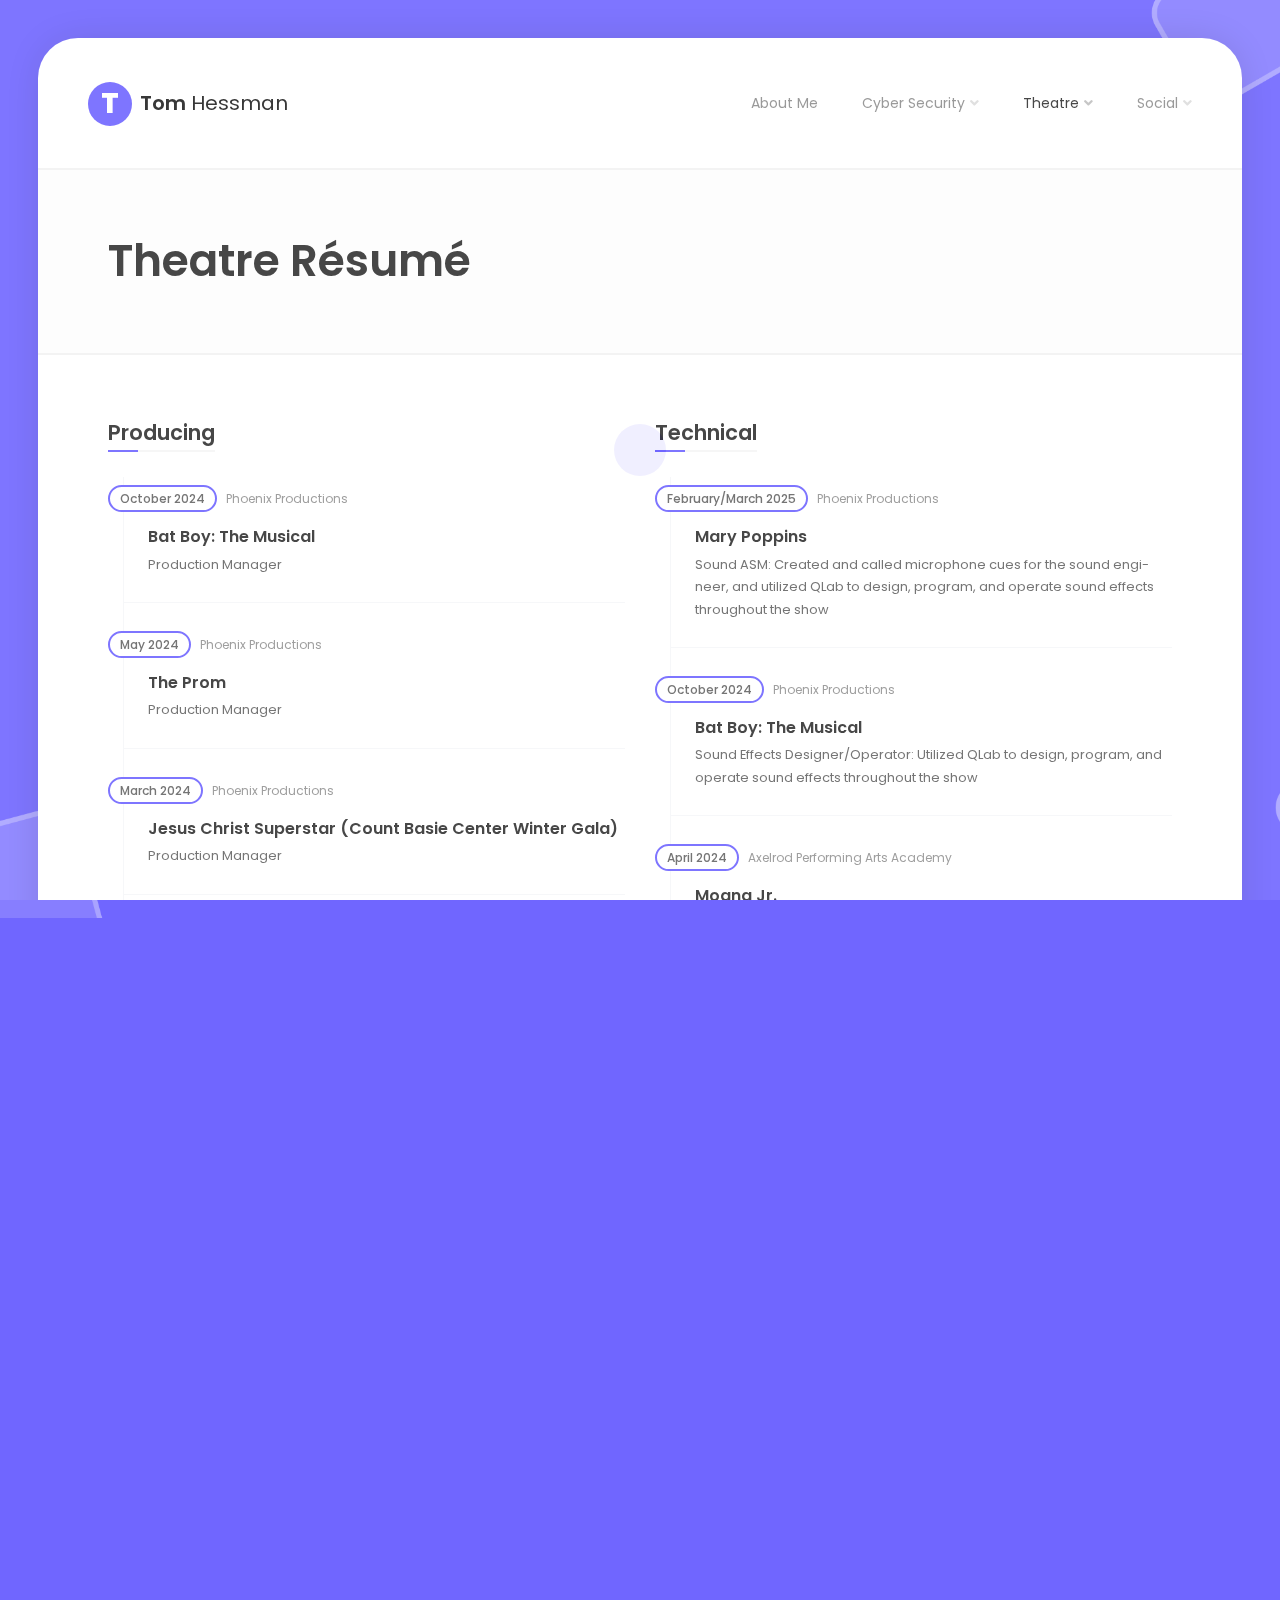
<file: theatre-resume.html>
<!DOCTYPE html>
<html lang="en" class="no-js">
  <head>
    <meta charset="UTF-8" />
    <meta http-equiv="X-UA-Compatible" content="IE=edge"> 
    <title>Tom Hessman - Theatre Résumé</title>
    <meta name="viewport" content="width=device-width, initial-scale=1.0, maximum-scale=1.0, user-scalable=no">
    <link rel="shortcut icon" href="favicon.ico">

    <link rel="stylesheet" href="css/normalize.css" type="text/css">
    <link rel="stylesheet" href="css/bootstrap.min.css" type="text/css">
    <link rel="stylesheet" href="css/owl.carousel.css" type="text/css">
    <link rel="stylesheet" href="css/magnific-popup.css" type="text/css">
    <link rel="stylesheet" href="css/main.css" type="text/css">

    <script src="js/modernizr.custom.js"></script>
  </head>

  <body class="page">

    <div class="lm-animated-bg"></div>
    
    <!-- Loading animation -->
    <div class="preloader">
      <div class="preloader-animation">
        <div class="preloader-spinner">
        </div>
      </div>
    </div>
    <!-- /Loading animation -->

    <!-- Scroll To Top Button -->
    <div class="lmpixels-scroll-to-top"><i class="lnr lnr-chevron-up"></i></div>
    <!-- /Scroll To Top Button -->

    <div class="page-scroll">
      <div id="page_container" class="page-container bg-move-effect" data-animation="transition-flip-in-right">

        <!-- Header -->
        <header id="site_header" class="header">
          <div class="header-content clearfix">
                
            <!-- Text Logo -->
            <div class="text-logo">
              <a href="index.html">
                <div class="logo-symbol">T</div>
                <div class="logo-text">Tom <span>Hessman</span></div>
              </a>
            </div>
            <!-- /Text Logo -->

            <!-- Navigation -->
            <div class="site-nav mobile-menu-hide">
              <ul class="leven-classic-menu site-main-menu">
                <li class="menu-item">
                  <a href="index.html">About Me</a>

                </li>

                <li class="menu-item menu-item-has-children">
                  <a href="cybersecurity-resume.html">Cyber Security</a>
                  <ul class="sub-menu">
                    <li class="menu-item">
                      <a href="cybersecurity-resume.html">Cyber Security Résumé</a>
                    </li>
                    <li class="menu-item">
                      <a href="https://www.counterhack.com/">Counter Hack</a>
                    </li>
                    <li class="menu-item">
                      <a href="https://www.sans.org/netwars">SANS NetWars</a>
                    </li>
                    <li class="menu-item">
                      <a href="https://www.sans.org/holidayhack">SANS Holiday Hack Challenge</a>
                    </li>
                    <li class="menu-item">
                      <a href="https://cyberquests.org/">Cyber Quests</a>
                    </li>
                  </ul>
                </li>

                <li class="menu-item menu-item-has-children current-menu-item">
                  <a href="theatre-resume.html">Theatre</a>
                  <ul class="sub-menu">
                    <li class="menu-item current-menu-item">
                      <a href="theatre-resume.html">Theatre Résumé</a>
                    </li>
                    <li class="menu-item">
                      <a href="https://www.phoenixredbank.com/">Phoenix Productions</a>
                    </li>
                    <li class="menu-item">
                      <a href="https://www.exit82theatre.com/">Exit 82 Theatre</a>
                    </li>
                    <li class="menu-item">
                      <a href="https://www.youtube.com/@TheatreAtHomeSavetheArts">Theatre@Home</a>
                    </li>
                  </ul>
                </li>

                <li class="menu-item menu-item-has-children">
                  <a href="https://twitter.com/tkh16">Social</a>
                  <ul class="sub-menu">
                    <li class="menu-item">
                      <a href="https://twitter.com/tkh16">X (Twitter)</a>
                    </li>
                    <li class="menu-item">
                      <a href="https://bsky.app/profile/tkh16.bsky.social">Bluesky</a>
                    </li>
                    <li class="menu-item">
                      <a href="https://infosec.exchange/@tkh16" rel="me">Mastodon</a>
                    </li>
                    <li class="menu-item">
                      <a href="https://www.facebook.com/tomhessman">Facebook</a>
                    </li>
                    <li class="menu-item">
                      <a href="https://www.instagram.com/tomhessman">Instagram</a>
                    </li>
                    <li class="menu-item">
                      <a href="https://github.com/tkh16">GitHub</a>
                    </li>
                  </ul>
                </li>
              </ul>
            </div>

            <a class="menu-toggle mobile-visible">
                <i class="fa fa-bars"></i>
            </a>
          </div>
        </header>
        <!-- /Header -->

        <div id="main" class="site-main">
          <div id="main-content" class="single-page-content">
            <div id="primary" class="content-area">

              <div class="page-title">
                <h1>Theatre Résumé</h1>
              </div>

              <div id="content" class="page-content site-content single-post" role="main">
                <div class="row">
  
                  <div class=" col-xs-12 col-sm-6 ">
                    <div class="block-title">
                      <h2>Producing</h2>
                    </div>

                    <div id="timeline_1" class="timeline clearfix">

                      <div class="timeline-item clearfix">
                        <h5 class="item-period ">October 2024</h5>
                        <span class="item-company">Phoenix Productions</span>
                        <h4 class="item-title">Bat Boy: The Musical</h4>
                        <p>Production Manager</p>
                      </div>

                      <div class="timeline-item clearfix">
                        <h5 class="item-period ">May 2024</h5>
                        <span class="item-company">Phoenix Productions</span>
                        <h4 class="item-title">The Prom</h4>
                        <p>Production Manager</p>
                      </div>

                      <div class="timeline-item clearfix">
                        <h5 class="item-period ">March 2024</h5>
                        <span class="item-company">Phoenix Productions</span>
                        <h4 class="item-title">Jesus Christ Superstar (Count Basie Center Winter Gala)</h4>
                        <p>Production Manager</p>
                      </div>

                      <div class="timeline-item clearfix">
                        <h5 class="item-period ">October 2023</h5>
                        <span class="item-company">Phoenix Productions</span>
                        <h4 class="item-title">Evil Dead The Musical</h4>
                        <p>Production Manager</p>
                      </div>

                      <div class="timeline-item clearfix">
                        <h5 class="item-period ">July 2023</h5>
                        <span class="item-company">Exit 82 Theatre</span>
                        <h4 class="item-title">Rock of Ages</h4>
                        <p>Co-Producer</p>
                      </div>

                      <div class="timeline-item clearfix">
                        <h5 class="item-period ">March 2023</h5>
                        <span class="item-company">Phoenix Productions</span>
                        <h4 class="item-title">Green Day&apos;s American Idiot</h4>
                        <p>Production Manager</p>
                      </div>

                      <div class="timeline-item clearfix">
                        <h5 class="item-period ">November/December 2022</h5>
                        <span class="item-company">Phoenix Productions</span>
                        <h4 class="item-title">A Christmas Carol: The Musical</h4>
                        <p>Associate Production Manager</p>
                      </div>

                      <div class="timeline-item clearfix">
                        <h5 class="item-period ">October 2022</h5>
                        <span class="item-company">Phoenix Productions</span>
                        <h4 class="item-title">Evil Dead The Musical</h4>
                        <p>Production Manager</p>
                      </div>

                      <div class="timeline-item clearfix">
                        <h5 class="item-period ">August 2022</h5>
                        <span class="item-company">Exit 82 Theatre</span>
                        <h4 class="item-title">Carrie The Musical</h4>
                        <p>Associate Producer</p>
                      </div>

                      <div class="timeline-item clearfix">
                        <h5 class="item-period ">April/May 2022</h5>
                        <span class="item-company">Phoenix Productions</span>
                        <h4 class="item-title">The Wizard of Oz</h4>
                        <p>Assistant Production Manager</p>
                      </div>

                      <div class="timeline-item clearfix">
                        <h5 class="item-period ">July 2021</h5>
                        <span class="item-company">Phoenix Productions</span>
                        <h4 class="item-title">Spring Awakening</h4>
                        <p>Assistant Production Manager</p>
                      </div>

                      <div class="timeline-item clearfix">
                        <h5 class="item-period ">May 2021</h5>
                        <span class="item-company">Theatre@Home</span>
                        <h4 class="item-title">Theatre@Home - One Year Anniversary</h4>
                        <p>Manager</p>
                      </div>

                      <div class="timeline-item clearfix">
                        <h5 class="item-period ">April 2021</h5>
                        <span class="item-company">Theatre@Home</span>
                        <h4 class="item-title">Theatre@Home - A Magical Sing-A-Long</h4>
                        <p>Manager</p>
                      </div>

                      <div class="timeline-item clearfix">
                        <h5 class="item-period ">March/April 2021</h5>
                        <span class="item-company">Phoenix Productions</span>
                        <h4 class="item-title">Smokey Joe&apos;s Café</h4>
                        <p>Assistant Production Manager</p>
                      </div>

                      <div class="timeline-item clearfix">
                        <h5 class="item-period ">February 2021</h5>
                        <span class="item-company">Theatre@Home</span>
                        <h4 class="item-title">Theatre@Home With Love</h4>
                        <p>Manager</p>
                      </div>


                    </div>
                  </div>

                  <div class=" col-xs-12 col-sm-6 ">
                    <div class="block-title">
                      <h2>Technical</h2>
                    </div>

                    <div id="timeline_2" class="timeline clearfix">

                      <div class="timeline-item clearfix">
                        <h5 class="item-period ">February/March 2025</h5>
                        <span class="item-company">Phoenix Productions</span>
                        <h4 class="item-title">Mary Poppins</h4>
                        <p>Sound ASM: Created and called microphone cues for the sound engineer, and utilized QLab to design, program, and operate sound effects throughout the show</p>
                      </div>

                      <div class="timeline-item clearfix">
                        <h5 class="item-period ">October 2024</h5>
                        <span class="item-company">Phoenix Productions</span>
                        <h4 class="item-title">Bat Boy: The Musical</h4>
                        <p>Sound Effects Designer/Operator: Utilized QLab to design, program, and operate sound effects throughout the show</p>
                      </div>

                      <div class="timeline-item clearfix">
                        <h5 class="item-period ">April 2024</h5>
                        <span class="item-company">Axelrod Performing Arts Academy</span>
                        <h4 class="item-title">Moana Jr.</h4>
                        <p>Projection Tech: Utilized QLab to program and operate video projections</p>
                      </div>

                      <div class="timeline-item clearfix">
                        <h5 class="item-period ">March 2024</h5>
                        <span class="item-company">Phoenix Productions</span>
                        <h4 class="item-title">Jesus Christ Superstar (Count Basie Center Winter Gala)</h4>
                        <p>Video Wall Operator: Utilized Keynote to operate video effects on the stage-sized video wall</p>
                      </div>

                      <div class="timeline-item clearfix">
                        <h5 class="item-period ">March 2024</h5>
                        <span class="item-company">Phoenix Productions</span>
                        <h4 class="item-title">Ragtime</h4>
                        <p>Sound Effects: Helped the production team design and program sound effects in QLab, and trained the Sound Effects Operator</p>
                      </div>

                      <div class="timeline-item clearfix">
                        <h5 class="item-period ">October 2023</h5>
                        <span class="item-company">Phoenix Productions</span>
                        <h4 class="item-title">Evil Dead The Musical</h4>
                        <p>Sound Effects Operator: Utilized QLab to operate sound effects throughout the show</p>
                      </div>

                      <div class="timeline-item clearfix">
                        <h5 class="item-period ">September 2023</h5>
                        <span class="item-company">In Death&apos;s Company</span>
                        <h4 class="item-title">A Doll&apos;s House</h4>
                        <p>Sound &amp; Lighting Board Operator: Operated the sound board, sound effects (QLab), and lighting board for the production at Pax Amicus Castle Theatre</p>
                      </div>

                      <div class="timeline-item clearfix">
                        <h5 class="item-period ">March 2023</h5>
                        <span class="item-company">Phoenix Productions</span>
                        <h4 class="item-title">Green Day&apos;s American Idiot</h4>
                        <p>Video Effects Operator: Utilized QLab to program and operate 3 independent video streams displayed on about 15 televisions on stage</p>
                      </div>

                      <div class="timeline-item clearfix">
                        <h5 class="item-period ">October 2022</h5>
                        <span class="item-company">Phoenix Productions</span>
                        <h4 class="item-title">Evil Dead The Musical</h4>
                        <p>Sound Effects Operator: Utilized QLab to operate sound effects throughout the show</p>
                      </div>

                    </div>
                    <div class="block-title">
                      <h2>Awards</h2>
                    </div>

                    <div id="timeline_2" class="timeline clearfix">

                      <div class="timeline-item clearfix">
                        <h5 class="item-period ">August 2023</h5>
                        <span class="item-company">Phoenix Productions</span>
                        <h4 class="item-title">2023 Phoenix Award: Outstanding Fundraising Volunteer</h4>
                      </div>

                    </div>
                  </div>
                </div>
              </div>
            </div>
          </div>
        </div>

        <footer class="site-footer clearfix">
          <div class="footer-social">
            <ul class="footer-social-links">
              <li>
                <a href="https://twitter.com/tkh16" target="_blank">X (Twitter)</a>
              </li>

              <li>
                <a href="https://bsky.app/profile/tkh16.bsky.social" target="_blank">Bluesky</a>
              </li>

              <li>
                <a href="https://infosec.exchange/@tkh16" target="_blank" rel="me">Mastodon</a>
              </li>

              <li>
                <a href="https://www.facebook.com/tomhessman" target="_blank">Facebook</a>
              </li>

              <li>
                <a href="https://www.instagram.com/tomhessman" target="_blank">Instagram</a>
              </li>
            </ul>
            </ul>
          </div>
              
          <div class="footer-copyrights">
            <p>© 2023-2025 All rights reserved. Theme by LMPixels.</p>
          </div>
        </footer>
        
      </div>
    </div>

    <script src="js/jquery-3.5.1.min.js"></script>
    <script src="js/imagesloaded.pkgd.min.js"></script>
    <script src="js/bootstrap.min.js"></script>
    <script src='js/jquery.shuffle.min.js'></script>
    <script src='js/masonry.pkgd.min.js'></script>
    <script src='js/owl.carousel.min.js'></script>
    <script src="js/jquery.magnific-popup.min.js"></script>
    <script src="js/validator.js"></script>
    <script src="js/main.js"></script>
  </body>
</html>
</file>
<file: css/main.css>
/*
* Template Name: Leven - Resume / CV / vCard Template
* Author: lmpixels
* Author URL: http://themeforest.net/user/lmpixels
* Version: 1.5.0
*/

/* =============================================================================

1. General styles (Buttons, Inputs, Typography)
2. Page loadig animation
3. Page container
4. Site header (Panel with logo & navigation)
5. Site content
6. Pages
7. Sliders (testimonials & portfolio carousels)
8. Portfolio Full info page
9. Single Page Layout (Blog Post page ...)
10. Pricing
11. Blog
12. 404 Page
13. Media Queries
14. Additional Home Page Styles
15. Updates

============================================================================= */

/* Google fonts */
@import url('https://fonts.googleapis.com/css?family=Poppins:200,200i,300,300i,400,400i,500,500i,600,600i,700,700i');

/* Linear Icons Font */
@import url('./fonts/linear-icons-font/style.css');

/* FontAwesome Free Icons Font */
@import url('./fonts/fontawesome-free-5.12.1-web/css/all.min.css');

@import url('./fonts/linecons/style.css');

/* ============================================================================= 
1. General styles
============================================================================= */

html {
  position: relative;
  height: 100%;
  min-height: 100%;
  width: 100%;
  overflow: hidden;
}

body {
  position: initial;
  font-family: 'Poppins', Helvetica, sans-serif;
  font-size: 14px;
  font-weight: 400;
  margin: 0;
  width: 100%;
  height: 100%;
  min-height: 100%;
  background-color: #7066ff;
  background-position: center center;
  background-size: calc(100% + 25px);
  background-repeat: repeat;
  background-attachment: fixed;
  overflow-y: auto;
  overflow-x: hidden;
}

/* Body Animated Background */
.lm-animated-bg {
  position: absolute;
  width: auto;
  height: auto;
  top: -18px;
  left: -18px;
  right: -18px;
  bottom: -18px;
  background-image: url(../img/main_bg.png);
  background-position: center center;
  background-size: cover;
  background-repeat: no-repeat;
  z-index: -1;
}
/* /Body Animated Background */

.page-scroll {
  width: 100%;
  height: auto;
  min-height: 100%;
   vertical-align: middle;
  -ms-flex-pack: center;
  justify-content: center;
  flex-direction: column;
  display: -webkit-box;
  display: -moz-box;
  display: -ms-flexbox;
  display: -webkit-flex;
  display: flex;
  -webkit-box-direction: normal;
  -moz-box-direction: normal;
  -webkit-box-orient: horizontal;
  -moz-box-orient: horizontal;
  -webkit-flex-direction: row;
  -ms-flex-direction: row;
  flex-direction: row;
  -webkit-flex-wrap: wrap;
  -ms-flex-wrap: wrap;
  flex-wrap: wrap;
  -webkit-align-content: stretch;
  -ms-flex-line-pack: stretch;
  align-content: stretch;
  -webkit-box-align: center;
  -moz-box-align: center;
  -webkit-align-items: center;
  align-items: center;
  -ms-flex-align: center;
  -webkit-backface-visibility: hidden;
  -moz-backface-visibility: hidden;
  backface-visibility: hidden;
}

.add-prespective {
  -webkit-perspective: 1200px;
  -moz-perspective: 1200px;
  perspective: 1200px;
}

body.ajax-page-visible {
  overflow: hidden;
}

.transition {
  -webkit-transition: all .2s;
  -moz-transition: all .2s;
  -o-transition: all .2s;
  -ms-transition: all .2s;
  transition: all .2s;
}

a {
  color: #7066ff;
  text-decoration: none;
  outline: none;
  -webkit-transition: all .3s ease-in-out;
  -moz-transition: all .3s ease-in-out;
  -o-transition: all .3s ease-in-out;
  -ms-transition: all .3s ease-in-out;
  transition: all .3s ease-in-out;
}

a:hover {
  color: #FF9800;
  text-decoration: none;
  outline: none;
}

a:focus {
  outline: 0;
  text-decoration: none;
}

h1, h2, h3, h4, h5, h6 {
  font-family: 'Poppins', Helvetica, sans-serif;
  font-weight: 600;
  font-style: normal;
  color: #333333;
}

h1 {
  font-size: 32px;
}

h2 {
  font-size: 27px;
}

h3 {
  font-size: 21px;
}

h4 {
  font-size: 18px;
}

h5 {
  font-size: 16px;
}

h6 {
  font-size: 14px;
}

body, p {
  font-family: 'Poppins', Helvetica, sans-serif;
  font-size: 14px;
  font-weight: 400;
  font-style: normal;
  line-height: 1.75em;
  color: #666666;
}

p {
  font-size: 14px;
  color: #666;
  margin: 0 0 10px;
}

p.lead {
  font-size: 18px;
  margin: 25px 0;
}

ol, ul {
    padding: 0 0 0 40px;
    margin: 1em 0;
}

ol ol, ol ul, ul ol, ul ul {
  margin: 1em 0;
}

dd {
    margin: 0 0 24px;
}

img {
  vertical-align: bottom;
  max-width: 100%;
  height: auto;
  border: 0;
  -ms-interpolation-mode: bicubic;
}

.mobile-visible {
  display: none;
  visibility: hidden;
}

.mobile-hidden {
  display: block;
  visibility: visible;
}

/* Form controls */
.form-group {
  position: relative;
  margin: 0 0 21.5px;
}
.form-control,
.form-control:focus {
  height: 42px;
}

.form-control,
.form-control:focus,
.has-error .form-control,
.has-error .form-control:focus,
input[type="search"],
input[type="password"],
input[type="text"] {
  position: relative;
  border: 2px solid #bfbfbf;
  border-radius: 5px;
  display: block;
  font-size: 1em;
  margin: 0;
  padding: 10px 25px 10px 12px;
  width: 100%;
  min-width: 100%;
  background: 0 0;
  text-align: left;
  color: inherit;
  -webkit-box-shadow: none;
  -moz-box-shadow: none;
  box-shadow: none;
  outline: none;
  font-family: 'Poppins', Helvetica, sans-serif;
}

.form-control,
.form-control:focus,
.has-error .form-control,
.has-error .form-control:focus,
input[type="search"],
input[type="password"],
input[type="text"],
.header-search input.form-control {
  -webkit-transform: translateZ(0);
  -moz-transform: translateZ(0);
  transform: translateZ(0);
}

textarea.form-control, textarea.form-control:focus {
  height: auto;
}

.form-control + .form-control-border {
  content: "";
  position: absolute;
  z-index: -1;
  left: 0;
  right: 100%;
  bottom: 0;
  border-radius: 5px;
  top: 0;
  opacity: 0;
  background: transparent !important;
  border:2px solid #7066ff;
  border-right-width: 0;
  height: 100%;
  -webkit-transition: all 0.3s ease-in-out;
  -moz-transition: all 0.3s ease-in-out;
  -o-transition: all 0.3s ease-in-out;
  -ms-transition: all 0.3s ease-in-out;
  transition: all 0.3s ease-in-out;
}

.form-control:focus + .form-control-border {
  left: 0;
  right: 0;
  height:100%;
  z-index: 1;
  opacity: 1;
  border-right-width: 2px;
}

.has-error .form-control + .form-control-border {
  border-color: #ff4c4c;
  background-color: transparent;
}

/* Placeholders */
.form-control::-moz-placeholder {
  color: #adadac;
}

.form-control:-ms-input-placeholder {
  color: #adadac;
}

.form-control::-webkit-input-placeholder {
  color: #adadac;
}
/* /Placeholders */

.form-group .help-block {
  position: absolute;
  display: inline-block;
  padding: 0px 5px;
  font-size: 0.93em;
  line-height: 1.75em;
  margin: -2px 0 0 10px;
  color: #fff;
  background: #ff4e4e;
  z-index: 1;
}

.form-group .help-block:after {
  content: " ";
  position: absolute;
  left: 5px;
  bottom: 100%;
  width: 0;
  height: 0;
  border-bottom: 10px solid #ff4e4e;
  border-right: 10px solid transparent;
}
.form-group .help-block:empty {
  display: none;
}

.form-group-with-icon i {
  position: absolute;
  font-size: 16px;
  top: 13px;
  right: 13px;
  color: #d3d3d3;
}

.form-group-with-icon.form-group-focus i {
  color: #7066ff;
}

.form-group.form-group-w-checkbox {
  padding-top: 0;
  padding-bottom: 8px;
  margin-bottom: 17px;
}

.form-group-with-icon.form-group-w-checkbox {
  padding-top: 8px;
  padding-left: 52px;
  margin-bottom: 25px;
}

.form-group .form-control-checkbox + label,
.form-group.form-group-focus .form-control-checkbox + label {
  position: relative;
  display: inline;
  left: 0;
  top: 0;
  font-size: 1em;
  opacity: 1;
}

.form-group .form-control-checkbox,
.form-group.form-group-focus .form-control-checkbox {
  display: inline-block;
  width: auto;
  height: auto;
  top: 2px;
}

.form-group.form-group-w-checkbox .help-block {
  top: 100%;
  left: 0;
  margin-left: 0;
}

.form-group.form-group-with-icon.form-group-w-checkbox .help-block {
  left: 52px;
}
/* /Form controls */

.no-padding {
  padding: 0;
}

.subpage-block {
  margin-bottom: 30px;
}

.text-rotation {
  display: block;
}

.center {
  text-align: center;
}

figure {
  max-width: 100%;
}

.hidden {
  display: none;
  visibility: hidden;
}

pre {
  display: block;
  padding: 9.5px;
  margin: 0 0 10px;
  line-height: 1.42857143;
  color: #333;
  word-break: break-all;
  word-wrap: break-word;
  background-color: #f5f5f5;
  border: 1px solid #ccc;
  border-radius: 4px;
}

/* buttons */
.btn-primary,
.btn-secondary,
button,
input[type="button"],
input[type="submit"],
.wp-block-button .wp-block-button__link {
  display: inline-block;
  position: relative;
  padding: .8em 2.1em;
  margin-bottom: .75em;
  margin-right: .25em;
  font-size: 1em;
  line-height: 1.2;
  border: 0;
  outline: 0;
  border: 2px solid #7066ff;
  color: #222;
  text-shadow: none;
  background-color: #fff;
  border-radius: 30px;
  font-family: 'Poppins', Helvetica, sans-serif;
  -webkit-transition: all 0.3s ease-in-out;
  -moz-transition: all 0.3s ease-in-out;
  -o-transition: all 0.3s ease-in-out;
  -ms-transition: all 0.3s ease-in-out;
  transition: all 0.3s ease-in-out;
  box-shadow: 0px 10px 10px -8px rgba(0,0,0,.22);
}

.btn-primary:last-child,
.btn-secondary:last-child,
button:last-child,
input[type="button"]:last-child,
input[type="submit"]:last-child,
.wp-block-button .wp-block-button__link:last-child {
  margin-right: 0;
}

.btn-primary:hover,
.btn-primary:focus,
button:hover,
button:focus,
input[type="button"]:hover,
input[type="button"]:focus,
input[type="submit"]:hover,
input[type="submit"]:focus {
  background-color: #7066ff;
  color: #fff;
  border: 2px solid #7066ff;
}

.btn-secondary {
  border-color: #d5d5d5;
  background-color: #fff;
  box-shadow: 0px 10px 10px -8px #d5d5d5;
  color: #666;
}

.btn-secondary:hover,
.btn-secondary:focus {
  color: #333;
  border-color: #d5d5d5;
  background-color: #d5d5d5;
}

.mfp-container button {
  box-shadow: none;
}
/* / buttons */

.border-top {
  border-top: 2px solid #7066ff;
}

.border-bottom {
  border-bottom: 2px solid #7066ff;
}

/* Footer */
body > footer {
  position: fixed;
  bottom: 0;
  left: 0;
  right: 0;
}

/* copyrights block */
body > footer .copyrights {
  display: block;
  margin-bottom: 12px;
  text-align: center;
  font-size: 12px;
  color: #9e9e9e;
}
/* / copyrights block */
/* / Footer */

/* Alignment */

.alignleft {
  float: left;
  margin-right: 20px;
}

.alignright {
  float: right;
  margin-left: 20px;
}

.aligncenter {
  display: block;
  margin-left: auto;
  margin-right: auto;
}

.alignfull {
  margin-left: -120px;
  margin-right: -120px;
  min-width: calc(100% + 240px);
}

.alignwide {
  margin-left: -60px;
  margin-right: -60px;
  min-width: calc(100% + 120px);
}

.wp-block-image .alignleft {
  margin-right: 30px;
}

.wp-block-image .alignright {
  margin-left: 30px;
}

blockquote.alignleft,
figure.wp-caption.alignleft,
img.alignleft {
  margin: 7px 24px 7px 0;
}

.wp-caption.alignleft {
  margin: 7px 14px 7px 0;
}

.wp-block-cover,
.wp-block-cover-image {
  margin-bottom: 20px;
}

blockquote.alignright,
figure.wp-caption.alignright,
img.alignright {
  margin: 7px 0 7px 24px;
}

.wp-caption.alignright {
  margin: 7px 0 7px 14px;
}

blockquote.aligncenter,
img.aligncenter,
.wp-caption.aligncenter {
  margin-top: 7px;
  margin-bottom: 7px;
}

.site-content blockquote.alignleft,
.site-content blockquote.alignright {
  border-top: 1px solid rgba(0, 0, 0, 0.1);
  border-bottom: 1px solid rgba(0, 0, 0, 0.1);
  padding-top: 17px;
  width: 50%;
}

.site-content blockquote.alignleft p,
.site-content blockquote.alignright p {
  margin-bottom: 17px;
}
/* Assistive text */

/* table */
table,
th,
td {
  border: 1px solid rgba(0, 0, 0, 0.1);
}

table {
  border-collapse: separate;
  border-spacing: 0;
  border-width: 1px 0 0 1px;
  margin-bottom: 24px;
  width: 100%;
}

caption,
th,
td {
  font-weight: normal;
  text-align: left;
}

th {
  border-width: 0 1px 1px 0;
  font-weight: bold;
  padding: .5em;
}

td {
  border-width: 0 1px 1px 0;
  padding: .5em;
}
/* /table */

/* White Spaces */
.p-10 {
  padding-top: 10px;
}

.p-20 {
  padding-top: 20px;
}

.p-30 {
  padding-top: 30px;
}

.p-40 {
  padding-top: 40px;
}

.p-50 {
  padding-top: 50px;
}

.p-60 {
  padding-top: 60px;
}

.p-70 {
  padding-top: 70px;
}

.p-80 {
  padding-top: 80px;
}

.p-90 {
  padding-top: 90px;
}

.p-100 {
  padding-top: 100px;
}
/* /White Spaces */


/* ============================================================================= 
2. Page loadig animation
============================================================================= */
.no-js .preloader,
.no-js .preloader-portfolio { 
  display: none;
}
.preloader,
.preloader-portfolio {
  position: fixed;
  left: 0px;
  top: 0px;
  width: 100%;
  height: 100%;
  z-index: 9999;
  background: #fff;
}

.preloader-animation {
  position: absolute;
  top: 50%;
  left: 50%;
  text-align: center;
  background-color: inherit;
  color: inherit;
  opacity: 1;
  transition: opacity 0.3s;
  transform: translate3d(-50%,-50%,0);
}

.preloader-spinner {
  width: 52px;
  height: 52px;
  margin: 100px auto;
  background-color: #7066ff;

  border-radius: 100%;  
  -webkit-animation: sk-scaleout 1.0s infinite ease-in-out;
  animation: sk-scaleout 1.0s infinite ease-in-out;
}

@-webkit-keyframes sk-scaleout {
  0% { -webkit-transform: scale(0) }
  100% {
    -webkit-transform: scale(1.1);
    opacity: 0;
  }
}

@keyframes sk-scaleout {
  0% { 
    -webkit-transform: scale(0);
    transform: scale(0);
  } 100% {
    -webkit-transform: scale(1.1);
    transform: scale(1.1);
    opacity: 0;
  }
}


/* ============================================================================= 
3. Page container
============================================================================= */
.page-container {
  display: flex;
  flex-flow: column;
  position: relative;
  -webkit-box-flex: 0;
  -ms-flex: 0 0 100%;
  flex: 0 0 100%;
  max-width: 1240px;
  margin: 3% auto;
  padding: 40px 70px 60px;
  background-color: #fff;
  -webkit-box-shadow: 0px 0px 40px -10px rgba(0,0,0,.2);
  -moz-box-shadow: 0px 0px 40px -10px rgba(0,0,0,.2);
  box-shadow: 0px 0px 40px -10px rgba(0,0,0,.2);
  border-radius: 40px;
  -webkit-backface-visibility: hidden;
  -moz-backface-visibility: hidden;
  backface-visibility: hidden;
}

.transform3d {
  -webkit-transform: translate3d(0,0,0);
  -moz-transform: translate3d(0,0,0);
  transform: translate3d(0,0,0);
}

.flex-v-align {
  vertical-align: middle;
  width: 100%;
  min-height: 100%;
  align-items: center;
  display: flex;
  display: -ms-flexbox;
  -ms-flex-pack: center;
  justify-content: center;
  flex-direction: column;
  height: 100%;
  display: -webkit-box;
  display: -moz-box;
  display: -ms-flexbox;
  display: -webkit-flex;
  display: flex;
  -webkit-box-direction: normal;
  -moz-box-direction: normal;
  -webkit-box-orient: horizontal;
  -moz-box-orient: horizontal;
  -webkit-flex-direction: row;
  -ms-flex-direction: row;
  flex-direction: row;
  -webkit-flex-wrap: wrap;
  -ms-flex-wrap: wrap;
  flex-wrap: wrap;
  -webkit-box-pack: center;
  -moz-box-pack: center;
  -webkit-justify-content: center;
  -ms-flex-pack: center;
  justify-content: center;
  -webkit-align-content: stretch;
  -ms-flex-line-pack: stretch;
  align-content: stretch;
  -webkit-box-align: center;
  -moz-box-align: center;
  -webkit-align-items: center;
  -ms-flex-align: center;
  align-items: center;
  text-align: center;
  margin: 0;
}

.flex-direction-reverse {
  flex-direction: row-reverse;
}

.fw-section-fluid {
  width: calc( 100% + 140px );
  margin: 0 -70px;
  padding: 0 45px;
}

@media only screen and (max-width: 991px) {
  .fw-section-fluid {
    width: calc( 100% + 80px );
    margin: 0 -40px;
    padding: 0 25px;
  }
}

.animated {
  -webkit-animation-duration: 1s;
  animation-duration: 1s;
  -webkit-animation-fill-mode: both;
  animation-fill-mode: both;
}

@keyframes fadeInLeft {
  from {
    opacity: 0;
    -webkit-transform: translate3d(-100%, 0, 0);
    transform: translate3d(-100%, 0, 0);
  }

  to {
    opacity: 1;
    -webkit-transform: none;
    transform: none;
  }
}

.fadeInLeft {
  -webkit-animation-name: fadeInLeft;
  animation-name: fadeInLeft;
}

@-webkit-keyframes fadeOutLeft {
  from {
    opacity: 1;
  }

  to {
    opacity: 0;
    -webkit-transform: translate3d(-100%, 0, 0);
    transform: translate3d(-100%, 0, 0);
  }
}

@keyframes fadeOutLeft {
  from {
    opacity: 1;
  }

  to {
    opacity: 0;
    -webkit-transform: translate3d(-100%, 0, 0);
    transform: translate3d(-100%, 0, 0);
  }
}

.fadeOutLeft {
  -webkit-animation-name: fadeOutLeft;
  animation-name: fadeOutLeft;
}

@-webkit-keyframes flipInLeft {
  from { -webkit-transform: translateZ(-1000px) rotateY(-90deg); opacity: 0.2; }
}
@keyframes flipInLeft {
  from { -webkit-transform: translateZ(-1000px) rotateY(-90deg); transform: translateZ(-1000px) rotateY(-90deg); opacity: 0.2; }
}

.transition-flip-in-right {
  -webkit-transform-origin: 50% 50%;
  transform-origin: 50% 50%;
  -webkit-animation: flipInLeft .5s both ease-out;
  animation: flipInLeft .5s both ease-out;
}

.transition-swap {
  -webkit-animation-name: swap;
  animation-name: swap; }

@-webkit-keyframes swap {
  0% {
    opacity: 0;
    -webkit-transform-origin: 0 100%;
    transform-origin: 0 100%;
    -webkit-transform: scale(0, 0) translate(0px, 0px);
    transform: scale(0, 0) translate(0px, 0px); }
  100% {
    opacity: 1;
    -webkit-transform-origin: 100% 100%;
    transform-origin: 100% 100%;
    -webkit-transform: scale(1, 1) translate(0px, 0px);
    transform: scale(1, 1) translate(0px, 0px);
  }
}

@keyframes swap {
  0% {
    opacity: 0;
    -webkit-transform-origin: 0 100%;
    transform-origin: 0 100%;
    -webkit-transform: scale(0, 0) translate(0px, 0px);
    transform: scale(0, 0) translate(0px, 0px); }
  100% {
    opacity: 1;
    -webkit-transform-origin: 100% 100%;
    transform-origin: 100% 100%;
    -webkit-transform: scale(1, 1) translate(0px, 0px);
    transform: scale(1, 1) translate(0px, 0px);
  }
}


.transition-vanish-in {
  -webkit-animation-name: vanishIn;
          animation-name: vanishIn; }

@-webkit-keyframes vanishIn {
  0% {
    opacity: 0;
    -webkit-transform-origin: 50% 50%;
            transform-origin: 50% 50%;
    -webkit-transform: scale(2, 2);
            transform: scale(2, 2);
    -webkit-filter: blur(90px);
            filter: blur(90px); }
  100% {
    opacity: 1;
    -webkit-transform-origin: 50% 50%;
            transform-origin: 50% 50%;
    -webkit-transform: scale(1, 1);
            transform: scale(1, 1);
    -webkit-filter: blur(0px);
            filter: blur(0px);
  }
}

@keyframes vanishIn {
  0% {
    opacity: 0;
    -webkit-transform-origin: 50% 50%;
            transform-origin: 50% 50%;
    -webkit-transform: scale(2, 2);
            transform: scale(2, 2);
    -webkit-filter: blur(90px);
            filter: blur(90px); }
  100% {
    opacity: 1;
    -webkit-transform-origin: 50% 50%;
            transform-origin: 50% 50%;
    -webkit-transform: scale(1, 1);
            transform: scale(1, 1);
    -webkit-filter: blur(0px);
            filter: blur(0px);
  }
}


.transition-puff-in {
  -webkit-animation-name: puffIn;
          animation-name: puffIn;
}

@-webkit-keyframes puffIn {
  0% {
    opacity: 0;
    -webkit-transform-origin: 50% 50%;
            transform-origin: 50% 50%;
    -webkit-transform: scale(2, 2);
            transform: scale(2, 2);
    -webkit-filter: blur(2px);
            filter: blur(2px);
  }
  100% {
    opacity: 1;
    -webkit-transform-origin: 50% 50%;
            transform-origin: 50% 50%;
    -webkit-transform: scale(1, 1);
            transform: scale(1, 1);
    -webkit-filter: blur(0px);
            filter: blur(0px);
  }
}

@keyframes puffIn {
  0% {
    opacity: 0;
    -webkit-transform-origin: 50% 50%;
            transform-origin: 50% 50%;
    -webkit-transform: scale(2, 2);
            transform: scale(2, 2);
    -webkit-filter: blur(2px);
            filter: blur(2px); }
  100% {
    opacity: 1;
    -webkit-transform-origin: 50% 50%;
            transform-origin: 50% 50%;
    -webkit-transform: scale(1, 1);
            transform: scale(1, 1);
    -webkit-filter: blur(0px);
            filter: blur(0px);
  }
}

.transition-space-in-right {
  -webkit-animation-name: spaceInRight;
  animation-name: spaceInRight;
}

@-webkit-keyframes spaceInRight {
  0% {
    opacity: 0;
    -webkit-transform-origin: 100% 50%;
    transform-origin: 100% 50%;
    -webkit-transform: scale(0.2) translate(200%, 0%);
    transform: scale(0.2) translate(200%, 0%);
  }
  100% {
    opacity: 1;
    -webkit-transform-origin: 100% 50%;
    transform-origin: 100% 50%;
    -webkit-transform: scale(1) translate(0%, 0%);
    transform: scale(1) translate(0%, 0%);
  }
}

@keyframes spaceInRight {
  0% {
    opacity: 0;
    -webkit-transform-origin: 100% 50%;
    transform-origin: 100% 50%;
    -webkit-transform: scale(0.2) translate(200%, 0%);
    transform: scale(0.2) translate(200%, 0%);
  }
  100% {
    opacity: 1;
    -webkit-transform-origin: 100% 50%;
    transform-origin: 100% 50%;
    -webkit-transform: scale(1) translate(0%, 0%);
    transform: scale(1) translate(0%, 0%);
  }
}

.transition-twister-in-up {
  -webkit-animation-name: twisterInUp;
  animation-name: twisterInUp;
}

@-webkit-keyframes twisterInUp {
  0% {
    opacity: 0;
    -webkit-transform-origin: 100% 0;
    transform-origin: 100% 0;
    -webkit-transform: scale(0, 0) rotate(360deg) translateY(100%);
    transform: scale(0, 0) rotate(360deg) translateY(100%);
  }
  30% {
    -webkit-transform-origin: 100% 0;
    transform-origin: 100% 0;
    -webkit-transform: scale(0, 0) rotate(360deg) translateY(100%);
    transform: scale(0, 0) rotate(360deg) translateY(100%);
  }
  100% {
    opacity: 1;
    -webkit-transform-origin: 0 0;
    transform-origin: 0 0;
    -webkit-transform: scale(1, 1) rotate(0deg) translateY(0);
    transform: scale(1, 1) rotate(0deg) translateY(0);
  }
}

@keyframes twisterInUp {
  0% {
    opacity: 0;
    -webkit-transform-origin: 100% 0;
    transform-origin: 100% 0;
    -webkit-transform: scale(0, 0) rotate(360deg) translateY(100%);
    transform: scale(0, 0) rotate(360deg) translateY(100%);
  }
  30% {
    -webkit-transform-origin: 100% 0;
    transform-origin: 100% 0;
    -webkit-transform: scale(0, 0) rotate(360deg) translateY(100%);
    transform: scale(0, 0) rotate(360deg) translateY(100%);
  }
  100% {
    opacity: 1;
    -webkit-transform-origin: 0 0;
    transform-origin: 0 0;
    -webkit-transform: scale(1, 1) rotate(0deg) translateY(0);
    transform: scale(1, 1) rotate(0deg) translateY(0);
  }
}


/* ============================================================================= 
4. Site header (Panel with logo & navigation)
============================================================================= */
.header {
  display: block;
  width: 100%;
  padding-bottom: 40px;
  position: relative;
}

@media only screen and (min-width: 991px) {
  .header {
    width: calc(100% + 40px);
    margin-left: -20px;
  }
}

.header.fixed {
  position: fixed;
  left: 0;
  top: 0;
  background-color: #fff;
  right: 0;
  margin: 0 auto;
  max-width: 1240px;
  padding: 20px 50px;
}

.text-logo {
  float: left;
}

.text-logo a {
  display: block;
  outline: 0;
}

.text-logo a:focus {
  outline: 0;
}

.logo-symbol {
  float: left;
  width: 44px;
  height: 44px;
  line-height: 44px;
  background-color: #7066ff;
  border-radius: 100px;
  text-align: center;
  color: #fff;
  font-size: 28px;
  font-weight: 800;
  margin-right: 8px;
  margin-top: 4px;
}

.logo-text {
  float: left;
  line-height: 50px;
  font-size: 20px;
  color: #222;
  font-weight: 600;
}

.logo-text span {
  font-weight: 400;
}

.header-image {
  float: left;
  margin-right: 10px;
}

.site-nav {
  float: right;
}

.site-main-menu {
  position: relative;
  list-style: none;
  margin: 0;
  padding: 0;
  z-index: 99;
}

.site-main-menu li {
  display: inline-block;
  position: relative;
  color: #333;
  text-decoration: none;
  margin-right: 40px;
}

.site-main-menu li:last-child {
  margin-right: 0;
}

.site-main-menu li a {
  color: #333;
  text-decoration: none;
  line-height: 50px;
  font-size: 14px;
  opacity: .55;
}

.site-main-menu li.current-menu-item > a,
.site-main-menu li.current-menu-parent > a,
.site-main-menu li:hover > a {
  opacity: 1;
}

@media only screen and (min-width: 992px) {
    .site-main-menu li:hover > .sub-menu {
      visibility: visible;
      opacity: 1;
      top: 100%;
    }

    .site-main-menu .sub-menu {
      display: block;
      position: absolute;
      background-color: #fff;
      left: -23px;
      top: 100px;
      width: auto;
      max-width: none;
      margin: 0;
      padding: 20px 23px;
      border-radius: 8px;
      -webkit-box-shadow: 0px 0px 20px 0px rgba(0,0,0,.1);
      -moz-box-shadow: 0px 0px 20px 0px rgba(0,0,0,.1);
      box-shadow: 0px 0px 20px 0px rgba(0,0,0,.1);
      opacity: 0;
      visibility: hidden;
      -moz-transition: all 0.25s ease-in-out;
      -webkit-transition: all 0.25s ease-in-out;
      transition: all 0.25s ease-in-out;
    }

    .site-main-menu li:last-child > .sub-menu {
      left: auto;
      right: 0;
    }

    .sub-menu li {
      display: block;
      margin: 0 0 12px;
      padding: 0;
    }

    .sub-menu li:last-child {
      margin-bottom: 0;
    }

    .sub-menu li a {
      display: block;
      opacity: .5;
      line-height: 1.6em;
      width: max-content;
    }

    .sub-menu li.current-menu-item a,
    .sub-menu li a:hover {
      opacity: 1;
    }

    .site-main-menu .menu-item-has-children > a:after {
      content: "\f107";
      display: inline-block;
      font-family: "Font Awesome 5 Free";
      font-style: normal;
      font-weight: 700;
      text-rendering: auto;
      -moz-osx-font-smoothing: grayscale;
      -webkit-font-smoothing: antialiased;
      margin-left: 5px;
      opacity: .3;
      background-color: transparent;
    }
}

/* ============================================================================= 
5. Site content
============================================================================= */
.page-title {
  display: block;
  position: relative;
  background-color: #fdfdfd;
  border-top: 2px solid #f2f2f2;
  border-bottom: 2px solid #f2f2f2;
  padding: 65px 70px;
  margin-right: -70px;
  margin-left: -70px;
  margin-bottom: 65px;
  text-align: left;
}

.list-view .page-title {
  margin-bottom: 35px;
}

.page-title h1 {
  font-size: 44px;
  font-weight: 600;
  margin: 0;
}

.page-title .page-subtitle {
  display: inline-block;
  position: absolute;
  top: 0;
  right: 70px;
}

.page-title .page-subtitle h4 {
  color: #aaa;
  font-weight: 400;
  font-size: 14px;
  margin: 1.33em 0;
}

.page-layout {
  position: relative;
  min-height: 100%;
  height: 100%;
}
/* Page header */
.page-header {
  margin-top: 0;
}
/* /Page Header */

.content-page-with-sidebar .page-content {
  width: 100%;
}

.blog-sidebar {
  position: fixed;
  display: block;
  width: 310px;
  right: -310px;
  background-color: #fcfcfc;
  padding: 0;
  top: 0;
  height: 100%;
  float: none;
  z-index: 101;
  opacity: 1;
  visibility: visible;
  -webkit-box-shadow: none;
  -moz-box-shadow: none;
  box-shadow: none;
  -webkit-transition: all 0.66s ease-in-out;
  -moz-transition: all 0.66s ease-in-out;
  -o-transition: all 0.66s ease-in-out;
  -ms-transition: all 0.66s ease-in-out;
  transition: all 0.66s ease-in-out;
}

.hidden-sidebar {
  opacity: 0;
  visibility: hidden;
}

.blog-sidebar .blog-sidebar-content {
  overflow: auto;
  height: 100%;
  padding: 15px;
  opacity: 0;
  visibility: hidden;
  -webkit-transition: all 0.66s ease-in-out;
  -moz-transition: all 0.66s ease-in-out;
  -o-transition: all 0.66s ease-in-out;
  -ms-transition: all 0.66s ease-in-out;
  transition: all 0.66s ease-in-out;
}

.blog-sidebar.open .blog-sidebar-content {
  opacity: 1;
  visibility: visible;
}

.blog-sidebar.open {
  right: 0;
  -webkit-box-shadow: 0 0px 20px 5px rgba(0,0,0,0.08);
  -moz-box-shadow: 0 0px 20px 5px rgba(0,0,0,0.08);
  box-shadow: 0 0px 20px 5px rgba(0,0,0,0.08);
}

.sidebar-toggle {
  position: absolute;
  display: block;
  width: 48px;
  height: 48px;
  line-height: 46px;
  text-align: center;
  background-color: #fcfcfc;
  left: -48px;
  font-size: 19px;
  top: 83px;
  border: 2px solid #eee;
  border-right-width: 0;
  border-top-left-radius: 10px;
  border-bottom-left-radius: 10px;
}

.sidebar-toggle {
  -webkit-transform: rotate(0deg);
  -moz-transform: rotate(0deg);
  -o-transform: rotate(0deg);
  transform: rotate(0deg);
  -webkit-transition: .5s ease-in-out;
  -moz-transition: .5s ease-in-out;
  -o-transition: .5s ease-in-out;
  transition: .5s ease-in-out;
  cursor: pointer;
}

.sidebar-toggle span {
  display: block;
  position: absolute;
  height: 3px;
  width: 40%;
  background: #666;
  border-radius: 5px;
  opacity: 1;
  left: 17px;
  -webkit-transform: rotate(0deg);
  -moz-transform: rotate(0deg);
  -o-transform: rotate(0deg);
  transform: rotate(0deg);
  -webkit-transition: .25s ease-in-out;
  -moz-transition: .25s ease-in-out;
  -o-transition: .25s ease-in-out;
  transition: .25s ease-in-out;
}

.sidebar-toggle span:before {
  content: '';
  width: 3px;
  height: 3px;
  background-color: #666;
  position: absolute;
  left: -4px;
  border-radius: 5px;
}

.sidebar-toggle.open span:before {
  left: -2px;
}

.sidebar-toggle span:nth-child(1) {
  top: 14px;
  -webkit-transform-origin: left center;
  -moz-transform-origin: left center;
  -o-transform-origin: left center;
  transform-origin: left center;
}

.sidebar-toggle span:nth-child(2) {
  top: 20px;
  -webkit-transform-origin: left center;
  -moz-transform-origin: left center;
  -o-transform-origin: left center;
  transform-origin: left center;
}

.sidebar-toggle span:nth-child(3) {
  top: 26px;
  -webkit-transform-origin: left center;
  -moz-transform-origin: left center;
  -o-transform-origin: left center;
  transform-origin: left center;
}

.sidebar-toggle.open span:nth-child(1) {
  -webkit-transform: rotate(45deg);
  -moz-transform: rotate(45deg);
  -o-transform: rotate(45deg);
  transform: rotate(45deg);
  top: 15px;
}

.sidebar-toggle.open span:nth-child(2) {
  width: 0%;
  opacity: 0;
}

.sidebar-toggle.open span:nth-child(3) {
  -webkit-transform: rotate(-45deg);
  -moz-transform: rotate(-45deg);
  -o-transform: rotate(-45deg);
  transform: rotate(-45deg);
  top: 26px;
}

.list-view .paging-navigation {
  margin-left: 30px;
  margin-right: 30px;
  padding-left: 0;
  padding-right: 0;
}


/* custom-pages */
.block-title h2,
h3.comment-reply-title {
  display: inline-block;
  position: relative;
  font-size: 21px;
  margin: 0 0 30px;
  z-index: 1;
  padding-bottom: 7px;
}

.block-title h2:after,
h3.comment-reply-title:after {
  display: block;
  position: absolute;
  content: '';
  width: 30px;
  background-color: #7066ff;
  height: 2px;
  bottom: 0;
}

.block-title h2:before,
h3.comment-reply-title:before {
  display: block;
  position: absolute;
  content: '';
  width: 100%;
  background-color: #f5f5f5;
  height: 2px;
  bottom: 0;
}

.block-title h3 span {
  color: #7066ff;
}

.custom-page-content .block {
  margin-bottom: 30px;
}

.custom-page-content .page-content {
  background-color: #fff;
}

.lmpixels-scroll-to-top {
  position: fixed;
  bottom: 10px;
  right: 15px;
  z-index: 100;
  display: inline-block;
  padding: 0;
  background-color: #fafafa;
  height: 50px;
  width: 50px;
  text-align: center;
  line-height: 50px;
  font-size: 24px;
  cursor: pointer;
  border: 1px solid #e5e5e5;
  color: #333;
  opacity: 1;
  border-radius: 8px;
  visibility: visible;
  -webkit-transition: all 0.2s ease-in-out;
  -moz-transition: all 0.2s ease-in-out;
  -o-transition: all 0.2s ease-in-out;
  -ms-transition: all 0.2s ease-in-out;
  transition: all 0.2s ease-in-out;
  -webkit-box-shadow: 0 0 12px 0 rgba(0,0,0,.12);
  -moz-box-shadow: 0 0 12px 0 rgba(0,0,0,.12);
  box-shadow: 0 0 12px 0 rgba(0,0,0,.12);
}

.lmpixels-scroll-to-top:hover {
  color: #0099e5;
}

.lmpixels-scroll-to-top.hidden-btn {
  opacity: 0;
  visibility: hidden;
}


/* ============================================================================= 
6. Home Page Top Part
============================================================================= */
/* =======================================
6.1. Home Page Top Part 1
======================================= */
.home-content {
    margin: 5% 10%;
}

.home-text {
    text-align: left;
    padding-right: 10px;
}

.home-text.hp-left {
    padding-left: 25px;
    padding-right: 0;
}

.home-text h1 {
    font-size: 48px;
    line-height: 56px;
    margin-top: 0;
    margin-bottom: 20px;
}

.home-text h4 {
    font-size: 16px;
    color: #aaa;
    font-weight: 300;
    margin-bottom: 10px;
}

.home-photo {
    display: block;
    position: relative;
    width: 100%;
    padding-bottom: calc(100% - 36px);
    background-color: #fff;
    border-radius: 1000px;
    border: 18px solid #fff;
    overflow: hidden;
    -webkit-box-shadow: 0px 0px 25px 0px rgba(0,0,0,.1);
    -moz-box-shadow: 0px 0px 25px 0px rgba(0,0,0,.1);
    box-shadow: 0px 0px 25px 0px rgba(0,0,0,.1);
}

.home-photo .hp-inner {
    background-position: center;
    background-repeat: no-repeat;
    background-size: cover;
    height: auto;
    display: block;
    position: absolute;
    top: -18px;
    bottom: -18px;
    width: auto;
    left: -18px;
    right: -18px;
}

.home-buttons {
    margin-top: 27px;
}

@media only screen and (max-width: 1100px) {
    .home-content {
        margin: 5% 0;
    }
}

@media only screen and (max-width: 767px) {
    .home-photo {
        width: 60%;
        padding-bottom: calc(60% - 36px);
        margin: 30px auto;
    }

    .home-text {
        padding-right: 0;
    }

    .home-text.hp-left {
        padding-left: 0;
    }

    .home-text h1,
    .home-text h4 {
        text-align: center;
    }

    .home-buttons {
        text-align: center;
    }
}

@media only screen and (max-width: 648px) {
    .home-photo,
    .home-photo.hp-left {
        width: 70%;
        padding-bottom: calc(70% - 36px);
    }
}

@media only screen and (max-width: 500px) {
    .home-photo,
    .home-photo.hp-left {
        width: 90%;
        padding-bottom: calc(90% - 36px);
    }

    .home-text h1 {
        font-size: 36px;
        line-height: 42px;
    }

    .home-text h4 {
        font-size: 14px;
    }
}



/* ============================================================================= 
6. Pages
============================================================================= */
/* =======================================
6.1. Home
======================================= */
.info-list {
  display: inline-block;
  margin: 0;
  padding: 0;
  list-style: none;
}

.info-list li {
  margin: 6px 0;
  text-align: left;
}

.info-list li .title {
  display: inline-block;
  font-weight: 600;
  margin-right: 15px;
  font-family: Poppins, Helvetica, sans-serif;
}

.info-list li .title:after {
    content: '';
    display: block;
    width: 100%;
    height: 2px;
    background-color: #7066ff;
}

.info-list li .value {
  display: inline-block;
}

/* Social links */
.social-links-block {
  margin: 25px 0 5px;
}

ul.social-links {
  display: block;
  list-style: none;
  margin: 0;
  padding: 0;
  text-align: left;
}

ul.social-links li {
  display: inline-block;
  margin: 0;
  padding: 0;
}

ul.social-links li a {
  display: inline-block;
  margin: 0 1px 5px;
  width: 34px;
  height: 34px;
  line-height: 34px;
  color: #9e9e9e;
  background-color: transparent;
  border: 1px solid #e0e0e0;
  text-align: center;
  vertical-align: middle;
}

ul.social-links li a:hover {
  color: #212121;
}

ul.social-links li a i {
  font-size: 16px;
  line-height: 32px;
}

ul.social-links li a img {
  vertical-align: text-bottom;
  line-height: 100%;
}

ul.social-links li:last-child a {
  margin-right: 0;
}
/* /Social links */

.single-page-content.start-page-template .content-area {
  position: initial;
}

@media all and (-ms-high-contrast: none), (-ms-high-contrast: active) {
  .start-page .section-inner.vcentered .mask {
    height: 100vh;
  }
}



/* =======================================
6.2. Resume subpage
======================================= */
/* Info List 2 */
.info-block-w-icon {
  position: relative;
  text-align: left;
  width: 100%;
  display: table;
  margin: 0;
  padding: 0 10px 30px 0;
}

.info-block-w-icon .ci-icon {
  position: relative;
  display: table-cell;
  padding: 0 10px 5px 0;
  width: 44px;
}

.info-block-w-icon .ci-text {
  position: relative;
  display: table-cell;
  padding: 0 0 0 15px;
  vertical-align: middle;
}

.info-block-w-icon .ci-text h4 {
  margin: 7px 0;
}

.info-block-w-icon .ci-text p {
  font-size: .92em;
}

.info-block-w-icon .ci-text p:last-child {
  margin-bottom: 0;
}

.info-block-w-icon i {
  position: relative;
  display: table-cell;
  font-size: 33px;
  color: #7066ff;
}

.info-block-w-icon img {
  position: relative;
  max-width: 54px;
}
/* /Info List 2 */

/* Timeline */
.timeline-item {
  position: relative;
  padding: 25px 0 20px 40px;
}

.timeline-item:before {
  content: '';
  position: absolute;
  display: block;
  height: 100%;
  background-color: #f5f6f9;
  width: 1px;
  left: 15px;
  bottom: 5px;
}

.timeline-item:after {
  content: '';
  position: absolute;
  display: block;
  height: 1px;
  background-color: #f5f6f9;
  width: calc(100% - 15px);
  left: 15px;
  bottom: 3px;
}

.timeline-item:first-child {
  padding-top: 3px;
}

.timeline-item:last-child:after {
  display: none;
}

.timeline-item:last-child {
  margin-bottom: 30px;
}

.timeline-item h5.item-period {
  display: inline-block;
  position: relative;
  font-size: 12px;
  font-weight: 500;
  margin: 0 0 5px -40px;
  color: #666;
  background-color: #fff;
  padding: 0 10px;
  line-height: 23px;
  border: 2px solid #7066ff;
  border-radius: 30px;
}

.timeline-item .item-company {
  display: inline-block;
  font-size: 12px;
  color: #666;
  opacity: 0.7;
  margin-left: 5px;
}

.timeline-item .item-title {
  font-size: 16px;
  margin: 10px 0 7px;
}

.timeline-item p {
  font-size: .92em;
}
/* /Timeline */

/* Certificates */
.certificate-item {
  position: relative;
  display: table;
  table-layout: fixed;
  width: 100%;
  border: 2px solid #e5e5e5;
  border-radius: 8px;
  margin-bottom: 20px;
  -webkit-transition: all 2s ease-in-out;
  -moz-transition: all .2s ease-in-out;
  -o-transition: all .2s ease-in-out;
  -ms-transition: all .2s ease-in-out;
  transition: all .2s ease-in-out;
}

.certificate-item:hover {
  -webkit-transform: translateY(-5px);
  -ms-transform: translateY(-5px);
  -o-transform: translateY(-5px);
  transform: translateY(-5px);
  -webkit-box-shadow: 0 12px 17px rgba(0, 0, 0, 0.12);
  -moz-box-shadow: 0 12px 17px rgba(0, 0, 0, 0.12);
  -o-box-shadow: 0 12px 17px rgba(0, 0, 0, 0.12);
  box-shadow: 0 12px 17px rgba(0, 0, 0, 0.12);
}

.certi-logo {
  display: table-cell;
  width: 120px;
  height: 100%;
  background-color: #f5f5f5;
  padding: 25px;
  vertical-align: middle;
  border-top-left-radius: 6px;
  border-bottom-left-radius: 6px;
}

.certi-logo img {
  display: block;
  max-width: 100%;
}

.certi-content {
  display: table-cell;
  width: 100%;
  padding: 20px 25px;
  vertical-align: middle;
}

.certi-title h4 {
  font-size: 16px;
  margin: 0 0 5px;
}

.certi-id {
  font-size: .9em;
  color: #777;
}

.certi-date {
  font-size: 0.7em;
  color: #777;
  opacity: .7;
}
/* /Certificates */

/* Skills First Style */
.skills-info.skills-first-style {
  margin-bottom: 30px;
}

.skills-info.skills-first-style h4 { 
  font-size: 13px;
  line-height: 1.1em;
  position: relative; 
  float: left;
  margin: 0 0 4px;
}

.skills-first-style .skill-container {
  position: relative;
  background-color: transparent;
  border: 2px solid #e5e5e5;
  -moz-border-radius: 8px;
  -webkit-border-radius: 8px;
  border-radius: 8px;
  -webkit-box-sizing: border-box;
  -moz-box-sizing: border-box;
  box-sizing: border-box;
  height: 12px;
  margin-bottom: 15px;
  width: 100%;
}

.skills-first-style .skill-value {
    font-size: 11px;
    line-height: 1.1em;
    position: relative;
    float: right;
    margin: 0 0 4px;
    color: #888;
}

.skills-first-style .skill-percentage {
  background-color: #7066ff;
  border: 2px solid #fff;
  -moz-border-radius: 9px;
  -webkit-border-radius: 9px;
  border-radius: 9px;
  height: 8px;
  padding: 0;
}


/* =======================================
6.3. Services
======================================= */
/* Services */
.service-block {
  text-align: center;
  padding: 0;
  margin-bottom: 30px;
}

.service-block img {
  max-width: 100px;
  max-height: 74px;
  margin: 0 0 18px;
}

.service-icon {
  display: block;
  font-size: 48px;
  line-height: 80px;
  color: #fff;
  background-color: #7066ff;
  width: 80px;
  height: 80px;
  border-radius: 100px;
  margin: 5px auto 0;
  -webkit-transition: all 0.3s ease-in-out;
  -moz-transition: all 0.3s ease-in-out;
  -o-transition: all 0.3s ease-in-out;
  -ms-transition: all 0.3s ease-in-out;
  transition: all 0.3s ease-in-out;
}

.service-icon:hover {
  -webkit-transform: translateY(-7px);
  -ms-transform: translateY(-7px);
  -o-transform: translateY(-7px);
  transform: translateY(-7px);
  -webkit-box-shadow: 0 7px 12px rgba(0, 0, 0, 0.15);
  -moz-box-shadow: 0 7px 12px rgba(0, 0, 0, 0.15);
  -o-box-shadow: 0 7px 12px rgba(0, 0, 0, 0.15);
  box-shadow: 0 7px 12px rgba(0, 0, 0, 0.15);
}
/* /Services */

/* Testimonials */
/* Testimonials Slider */
.testimonial-item {
  padding: 30px;
  margin-bottom: 10px;
}

.testimonial-content {
  position: relative;
  padding: 30px 20px 20px 60px;
  background-color: #fff;
  border-radius: 8px;
  border: 2px solid #e5e5e5;
  -webkit-transition: all .25s ease-in-out;
  -moz-transition: all .25s ease-in-out;
  -o-transition: all .25s ease-in-out;
  -ms-transition: all .25s ease-in-out;
  transition: all .25s ease-in-out;
}

.testimonial-picture {
  position: absolute;
  display: block;
  top: -30px;
  left: -30px;
  width: 80px;
  height: 80px;
}

.testimonial-picture img {
  display: inline-block;
  border-radius: 80px;
}

.testimonial-text p {
  font-style: italic;
}

.testimonial-author-info {
  margin-top: 15px;
}

.testimonial-author {
  margin: 0 0 2px;
  font-size: 0.9em;
}

.testimonial-firm {
  margin: 0;
  font-size: 0.8em;
  color: #bbb;
}

.testimonial-icon {
  display: block;
  line-height: 20px;
  font-size: 20px;
  position: absolute;
  left: 20px;
  bottom: 46px;
  color: #e5e5e5;
}

.testimonial-icon-big {
  display: block;
  line-height: 44px;
  font-size: 44px;
  position: absolute;
  right: -24px;
  bottom: -24px;
  color: #f5f5f5;
  z-index: -1;
}
/* /Testimonials Slider */

/* /Testimonials */

/* Clients */
.client-block {
  text-align: center;
  padding: 5px 0;
  margin-bottom: 30px;
  opacity: 0.7;
  -webkit-transition: all 0.2s ease-in-out;
  -moz-transition: all 0.2s ease-in-out;
  -o-transition: all 0.2s ease-in-out;
  -ms-transition: all 0.2s ease-in-out;
  transition: all 0.2s ease-in-out;
}

.client-block:hover {
  opacity: 1;
}

.client-block img {
  max-width: 80px;
  margin: 0 auto;
}
/* /Clients */

/* Clients Slider */
.clients.owl-carousel .client-block {
  padding: 10px 15px 15px;
  margin-bottom: 15px;
}

.clients.owl-carousel .owl-item img {
  display: block;
  width: 100%;
  max-width: 100px;
}
.clients.owl-carousel .owl-dots,
.testimonials.owl-carousel .owl-dots {
    position: relative;
    width: 100%;
    text-align: center;
}

.clients.owl-carousel .owl-dot,
.testimonials.owl-carousel .owl-dot {
    display: inline-block;
    margin: 3px 0;
}

.clients.owl-carousel .owl-dot span,
.testimonials.owl-carousel .owl-dot span {
    display: block;
    height: 3px;
    background-color: #d5d5d5;
    border-radius: 3px;
    margin: 4px;
    width: 20px;
    -webkit-transition: all .25s ease-in-out;
    -moz-transition: all .25s ease-in-out;
    -o-transition: all .25s ease-in-out;
    -ms-transition: all .25s ease-in-out;
    transition: all .25s ease-in-out;
}

.clients.owl-carousel .owl-dot.active span,
.clients.owl-carousel .owl-dot:hover span,
.testimonials.owl-carousel .owl-dot.active span,
.testimonials.owl-carousel .owl-dot:hover span {
    background-color: #7066ff;
}

.clients.owl-carousel .owl-dot.active span,
.testimonials.owl-carousel .owl-dot.active span {
    background-color: #7066ff;
    width: 30px;
}
/* /Clients Slider */

/* Info Block */
.lm-info-block {
  position: relative;
  text-align: center;
  width: 100%;
  display: block;
  margin: 0 0 15px;
  background: #fff;
  padding: 25px 10px 15px;
  border: 2px solid #e5e5e5;
  border-radius: 10px;
  -webkit-box-shadow: none;
  -moz-box-shadow: none;
  box-shadow: none;
  overflow: hidden;
  -webkit-transition: all 0.2s ease-in-out;
  -moz-transition: all 0.2s ease-in-out;
  -o-transition: all 0.2s ease-in-out;
  -ms-transition: all 0.2s ease-in-out;
  transition: all 0.2s ease-in-out;
}

.lm-info-block:hover {
  -webkit-transform: translateY(-5px);
  -ms-transform: translateY(-5px);
  -o-transform: translateY(-5px);
  transform: translateY(-5px);
  -webkit-box-shadow: 0 12px 17px rgba(0, 0, 0, 0.12);
  -moz-box-shadow: 0 12px 17px rgba(0, 0, 0, 0.12);
  -o-box-shadow: 0 12px 17px rgba(0, 0, 0, 0.12);
  box-shadow: 0 12px 17px rgba(0, 0, 0, 0.12);
}

.lm-info-block.gray-bg {
  background-color: #fcfcfc;
}

.lm-info-block h4 {
  font-size: 16px;
  margin: 15px;
}

.lm-info-block i {
  position: relative;
  font-size: 33px;
  color: #7066ff;
  margin-bottom: 6px;
  width: 33px;
  height: 33px;
}

.lm-info-block .lm-info-block {
  font-size: 24px;
  font-weight: 400;
  display: block;
  margin: 10px 0;
  color: #7066ff;
}

.lm-info-block-value {
  color: #d5d5d5;
  font-size: 48px;
  line-height: 52px;
  display: block;
  margin: 15px 0 10px;
}

.lm-info-block-text {
  display: block;
}
/* /Info Block */






/* =======================================
6.4. Portfolio
======================================= */
.portfolio-filters {
  list-style: none;
  padding: 0;
  margin: 0 0 2em;
  text-align: right;
}
.portfolio-filters li {
  display: inline-block;
}

.portfolio-filters li a,
.portfolio-filters li a:hover,
.portfolio-filters li a:not([href]) {
  color: #222;
  font-size: 12px;
  line-height: 1.5;
  padding: 3px 14px;
  text-decoration: none;
  opacity: .5;
  cursor: pointer;
}

.portfolio-filters li.active a,
.portfolio-filters li.active a:hover,
.portfolio-filters li a:hover {
  opacity: 1;
}

.pf-load-more {
    margin-top: 40px;
}

.portfolio-grid {
  margin-left: -8px;
  margin-right: -8px;
}

.portfolio-grid figure {
  width: 33.33333%;
  float: left;
  position: relative;
  overflow: hidden;
  margin: 8px;
  border-radius: 12px;
}

.portfolio-grid img {
  position: relative;
  display: block;
  width: 100%;
}

.portfolio-grid.one-column figure {
  width: 100%;
}

.portfolio-grid.two-columns figure {
  width: calc(50% - 16px);
}

.portfolio-grid.three-columns figure {
  width: calc(33.33333% - 16px);
}

.portfolio-grid.four-columns figure {
  width: calc(25% - 16px);
}

.portfolio-grid.five-columns figure {
  width: calc(20% - 16px);
}

.portfolio-grid img {
  position: relative;
  display: block;
  width: 100%;
}

.portfolio-grid figure a,
.portfolio-rid figure img {
  display: block;
  position: relative;
}

.portfolio-grid figure img {
  -webkit-transition: all 0.3s ease-in-out;
  -moz-transition: all 0.3s ease-in-out;
  -o-transition: all 0.3s ease-in-out;
  -ms-transition: all 0.3s ease-in-out;
  transition: all 0.3s ease-in-out;
}

.portfolio-grid figure:hover img {
  transform: scale(1.2);
}

.portfolio-grid figure a {
  position: absolute;
  top: 0;
  bottom: 0;
  right: 0;
  left: 0;
  z-index: 3;
}

.portfolio-item-img {
  position: relative;
  overflow: hidden;
  -webkit-backface-visibility: hidden;
  -moz-backface-visibility: hidden;
  -webkit-transform: translate3d(0, 0, 0);
  -moz-transform: translate3d(0, 0, 0);
  border-radius: 8px;
}

.portfolio-grid figure .portfolio-item-img:after {
  content: '';
  position: absolute;
  background-color: rgba(0,0,0,.06);
  top: 0;
  right: 0;
  bottom: 0;
  left: 0;
  opacity: 0;
  -webkit-transition: all 0.3s ease-in-out;
  -moz-transition: all 0.3s ease-in-out;
  -o-transition: all 0.3s ease-in-out;
  -ms-transition: all 0.3s ease-in-out;
  transition: all 0.3s ease-in-out;
}

.portfolio-grid figure:hover .portfolio-item-img:after {
  opacity: 1;
}

.portfolio-item-desc {
  margin-top: 12px;
}

.portfolio-item-desc h4 {
  margin-bottom: 0;
}

.portfolio-item-desc small {
  color: #888;
}

.portfolio-grid figure i {
  display: inline-block;
  position: absolute;
  bottom: 20px;
  right: 20px;
  font-size: 16px;
  width: 30px;
  height: 30px;
  background-color: #fff;
  color: #7066ff;
  text-align: center;
  line-height: 30px;
  border-radius: 5px;
  opacity: 0;
  -webkit-transition: all 0.3s ease-in-out;
  -moz-transition: all 0.3s ease-in-out;
  -o-transition: all 0.3s ease-in-out;
  -ms-transition: all 0.3s ease-in-out;
  transition: all 0.3s ease-in-out;
}

.portfolio-grid.five-columns figure i {
  bottom: 10px;
  right: 10px;
}

.portfolio-grid figure .name {
  display: inline-block;
  padding: 4px 10px;
  margin: 0;
  background-color: #fff;
  font-size: 14px;
  line-height: 1.2;
  top: 20px;
  left: 20px;
  max-width: calc(100% - 67px);
  border-radius: 5px;
  position: absolute;
}

.portfolio-grid.five-columns figure .name {
  font-size: 13px;
  top: 10px;
  left: 10px;
}

.portfolio-grid figure .category {
  display: inline-block;
  padding: 3px 7px;
  background-color: #fff;
  color: #222;
  font-size: 11px;
  line-height: 1.2em;
  bottom: 20px;
  left: 20px;
  position: absolute;
  border-radius: 5px;
  opacity: 0;
  -webkit-transition: all 0.3s ease-in-out;
  -moz-transition: all 0.3s ease-in-out;
  -o-transition: all 0.3s ease-in-out;
  -ms-transition: all 0.3s ease-in-out;
  transition: all 0.3s ease-in-out;
}

.portfolio-grid.five-columns figure .category {
  bottom: 10px;
  left: 10px;
}


.portfolio-grid figure:hover i,
.portfolio-grid figure:hover .category {
  opacity: 1;
}

.load-more-btn-container {
  text-align: center;
}


/* =======================================
6.5. Blog
======================================= */
/* Blog */
.blog-masonry {
  margin: 0 -1em .5em;
}

.blog-masonry.one-column .item {
  width: 100%;
  padding: 0 1em 2em;
}

.blog-masonry.two-columns .item {
  width: 50%;
  float: left;
  padding: 0 1em 2em;
}

.blog-masonry.three-columns .item {
  width: 33.333333%;
  float: left;
  padding: 0 1em 2em;
}

.blog-card {
  display: block;
  position: relative;
  padding: 0;
}

.blog-card .post-image {
  width: 100%;
  margin: 0;
}

.blog-card .media-block {
  overflow: hidden;
  border-bottom: 0;
  border-radius: 10px;
  -webkit-backface-visibility: hidden;
  -moz-backface-visibility: hidden;
  -webkit-transform: translate3d(0, 0, 0);
  -moz-transform: translate3d(0, 0, 0);
}

.blog-card .media-block img {
  -webkit-transition: all .3s ease-in-out;
  -moz-transition: all .3s ease-in-out;
  -o-transition: all .3s ease-in-out;
  -ms-transition: all .3s ease-in-out;
  transition: all .3s ease-in-out;
}

.blog-card .media-block:hover img {
  transform: scale(1.1);
}

.blog-card .post-without-f-image {
  padding-bottom: 46.875%;
  width: 100%;
  background-color: #f5f5f5;
}

.blog-card .post-info {
  padding: 10px 0 15px;
}

.blog-card .blog-item-title {
  margin: 5px 0 0 0;
}

.blog-card .post-meta {
  padding: 1em;
  margin: 0;
}

.blog-card .category {
  position: absolute;
  top: 12px;
  left: 12px;
  z-index: 3;
}

.blog-card .category a {
  position: relative;
  background: #fff;
  border-radius: 3px;
  padding: 3px 7px;
  line-height: 1.2em;
  font-size: 11px;
  color: #222;
}

.blog-card .post-date {
  display: inline-block;
  color: #888;
  font-size: 11px;
  line-height: 1.1em;
  font-weight: 400;
}

.blog-card .media-block {
  position: relative;
}

.sticky-badge {
  position: absolute;
  background-color: #fff;
  right: 10px;
  top: 10px;
  font-size: 12px;
  padding: 0;
  width: 18px;
  height: 18px;
  text-align: center;
  line-height: 18px;
  color: #888;
  z-index: 3;
  border-radius: 3px;
}

.blog-card .media-block a .mask {
  position: absolute;
  background: #4f565e;
  background: rgba(0,0,0,.12);
  display: inline-block;
  font-family: 'Linearicons-Free';
  font-style: normal;
  font-weight: normal;
  font-variant: normal;
  text-transform: none;
  line-height: 1;
  -webkit-font-smoothing: antialiased;
  -moz-osx-font-smoothing: grayscale;
  width: 100%;
  left: 0;
  bottom: 0;
  top: 0;
  opacity: 0;
  visibility: hidden;
  -webkit-transition: all 0.2s ease-in-out;
  -moz-transition: all 0.2s ease-in-out;
  -o-transition: all 0.2s ease-in-out;
  -ms-transition: all 0.2s ease-in-out;
  transition: all 0.2s ease-in-out;
}

.blog-card .media-block a .mask:after {
  position: absolute;
  left: 50%;
  top: 50%;
  margin: -22px 0 0 -22px;
  width: 44px;
  line-height: 44px;
  font-size: 44px;
  text-align: center;
  content: "\e828";
  color: #fff;
}

.blog-card .media-block:hover a .mask {
  visibility: visible;
  opacity: 1;
}

.blog-card ul.category li a {
  color: #888;
  font-size: 12px;
  font-weight: 300;
}

.blog-card .post-meta .item, .post-meta .item a {
  color: #a6a6a6;
}

.post-meta .item {
  display: inline-block;
  font-size: 13px;
  margin-right: 10px;
}

.post-meta .item:before {
  padding-right: 5px;
}



/* =======================================
6.6. Contact
======================================= */
/* Contact form */
.g-recaptcha {
  margin-bottom: 20px;
}
/* / Contact form */

/* Google Map */
.map {
  width: 100%;
  height: 150px;
  margin: 0 0 50px;
}
/* / Google Map */

/* Two Columns Form */
.controls.two-columns .left-column {
  width: 47%;
  float: left;
  margin-right: 3%;
}

.controls.two-columns .right-column {
  width: 50%;
  float: right;
}
/* /Two Columns Form */


/* ============================================================================= 
7. Sliders
============================================================================= */
/* Testimonials & Clients Carousel */
.testimonials {
  width: 100%;
}

.testimonials.owl-carousel .owl-nav,
.clients.owl-carousel .owl-nav {
  position: absolute;
  text-align: right;
  right: 0;
  bottom: 5px;
}

.testimonials.owl-carousel .owl-nav .owl-prev,
.clients.owl-carousel .owl-nav .owl-prev {
  margin-right: 3px;
}

.testimonials.owl-carousel .owl-nav .owl-prev,
.testimonials.owl-carousel .owl-nav .owl-next,
.clients.owl-carousel .owl-nav .owl-prev,
.clients.owl-carousel .owl-nav .owl-next {
  display: inline-block;
  font-family: "Font Awesome 5 Free";
  font-weight: 900;
  -moz-osx-font-smoothing: grayscale;
  -webkit-font-smoothing: antialiased;
  display: inline-block;
  font-style: normal;
  font-variant: normal;
  text-rendering: auto;
  background-color: #fff;
  border: 1px solid #e5e5e5;
  -webkit-transition-duration: 0.2s;
  transition-duration: 0.2s;
}

.testimonials.owl-carousel .owl-nav .owl-prev:hover,
.testimonials.owl-carousel .owl-nav .owl-next:hover,
.clients.owl-carousel .owl-nav .owl-prev:hover,
.clients.owl-carousel .owl-nav .owl-next:hover {
  color: #fff;
  background-color: #7066ff;
  border-color: #7066ff;
}

.testimonials.owl-carousel .owl-nav .owl-prev:before,
.testimonials.owl-carousel .owl-nav .owl-next:before,
.clients.owl-carousel .owl-nav .owl-prev:before,
.clients.owl-carousel .owl-nav .owl-next:before {
  position: relative;
  margin: 2px;
  width: 22px;
  height: 22px;
  font-size: 11px;
  line-height: 22px;
  text-align: center;
  display: block;
  cursor: pointer;
}

.testimonials.owl-carousel .owl-nav .owl-prev:before,
.clients.owl-carousel .owl-nav .owl-prev:before {
  content: "\f053";
}

.testimonials.owl-carousel .owl-nav .owl-next:before,
.clients.owl-carousel .owl-nav .owl-next:before {
  content: "\f054";
}
/* /Testimonials & Clients Carousel */

/* Portfolio Carousel */
.portfolio-page-carousel {
  overflow: hidden;
}

.portfolio-page-carousel .owl-nav {
  position: absolute;
  top: 50%;
  width: 100%;
  margin-top: -22px;
  text-align: center;
  -webkit-tap-highlight-color: transparent;
}

.portfolio-page-carousel .owl-nav [class*='owl-'] {
  color: #9e9e9e;
  margin: 0;
  padding: 0;
  width: 44px;
  height: 44px;
  background: #fff;
  display: inline-block;
  cursor: pointer;
  -webkit-transition: all 0.3s ease-in-out;
  -moz-transition: all 0.3s ease-in-out;
  -o-transition: all 0.3s ease-in-out;
  -ms-transition: all 0.3s ease-in-out;
  transition: all 0.3s ease-in-out;
}

.portfolio-page-carousel .owl-nav [class*='owl-']:before {
  display: block;
  font-family: 'Linearicons-Free';
  font-size: 30px;
  line-height: 44px;
}

.portfolio-page-carousel .owl-nav .owl-prev {
  position: absolute;
  margin-left: -50px;
  left: 0;
}

.portfolio-page-carousel:hover .owl-nav .owl-prev {
  margin-left: 0;
}

.portfolio-page-carousel .owl-nav .owl-next {
  position: absolute;
  margin-right: -50px;
  right: 0;
}

.portfolio-page-carousel:hover .owl-nav .owl-next {
  margin-right: 0;
}

.portfolio-page-carousel .owl-nav .owl-prev:before {
  content: "\e875";
}

.portfolio-page-carousel .owl-nav .owl-next:before {
  content: "\e876";
}

.portfolio-page-carousel .owl-dots {
  display: inline-block;
  position: absolute;
  bottom: 0;
  right: 0;
  margin: 0 10px 5px;
  text-align: center;
  -webkit-tap-highlight-color: transparent;
}

.portfolio-page-carousel .owl-dots .owl-dot {
  display: inline-block;
}

.portfolio-page-carousel .owl-dots .owl-dot.active span, .portfolio-page-carousel .owl-dots .owl-dot:hover span {
  background: #9e9e9e;
}

.portfolio-page-carousel .owl-dots .owl-dot span {
  width: 12px;
  height: 12px;
  margin: 5px;
  background: #f5f5f5;
  border: 2px solid #9e9e9e;
  display: block;
  -webkit-backface-visibility: visible;
  transition: opacity 200ms ease;
  border-radius: 30px;
}
/* Portfolio Carousel */





/* ============================================================================= 
8. Portfolio Full info page
============================================================================= */
.page-ajax-loaded:empty {
  display: none !important;
}

.page-portfolio-loaded {
  position: fixed;
  background-color: #fff;
  top: 0;
  bottom: 0;
  right: 0;
  left: 0;
  z-index: 1003;
  overflow: hidden;
}

.page-portfolio-loaded .preloader {
  background-color: #fff;
}

.page-portfolio-loaded > article {
  height: 100%;
}

.page-portfolio-loaded > article > div {
  height: 100%;
}

.page-portfolio-loaded > article .entry-content {
  padding-bottom: 0;
}

.page-portfolio-loaded .ajax-page-content {
  height: 100%;
  overflow-x: hidden;
  overflow-y: auto;
}

.page-portfolio-loaded .ajax-page-wrapper {
  max-width: 1170px;
  margin: 0 auto;
  padding: 20px 60px 50px;
}

.ajax-page-nav {
  text-align: right;
  float: right;
  margin-bottom: 10px;
}

.ajax-page-nav > div.nav-item {
  position: relative;
  display: inline-block;
  margin: 0 3px;
}

.ajax-page-nav > div.nav-item a {
  display: inline-block;
  height: 40px;
  width: 40px;
  text-align: center;
  color: #888;
  background-color: #fafafa;
  border-radius: 5px;
}

.ajax-page-nav > div.nav-item a:hover {
  background-color: #7066ff;
  color: #fff;
}

.ajax-page-nav > div.nav-item a i {
  line-height: 40px;
  font-size: 22px;
}

.ajax-page-title {
  padding-top: 50px;
  padding-bottom: 50px;
  text-align: left;
}

.ajax-page-title h1 {
  display: inline-block;
  margin: 0;
}

.portfolio-page-page-content img {
  max-width: 100%;
}

.ajax-page-content .embed-video,
.ajax-page-content .single-image,
.portfolio-page-video,
.portfolio-page-image  {
  position: relative;
  width: 100%;
  margin-bottom: 30px;
  margin-top: 30px;
}

.portfolio-page-video, .portfolio-page-carousel, .portfolio-page-image {
  position: relative;
  width: 100%;
  margin-bottom: 30px;
}

.embed-responsive {
  position: relative;
  display: block;
  width: 100%;
  padding: 0;
  overflow: hidden;
}

.embed-responsive .embed-responsive-item,
.embed-responsive embed,
.embed-responsive iframe,
.embed-responsive object,
.embed-responsive video {
  position: absolute;
  top: 0;
  bottom: 0;
  left: 0;
  width: 100%;
  height: 100%;
  border: 0;
}

.embed-responsive::before {
  display: block;
  content: "";
}

.embed-responsive-21by9:before {
  padding-top: 42.857143%;
}

.embed-responsive-16by9:before{
  padding-top: 56.25%;
}
.embed-responsive-4by3:before{
  padding-top: 75%;
}

.embed-responsive-1by1:before{
  padding-top: 100%;
}

.ajax-page-wrapper .portfolio-grid {
  margin-bottom: 25px;
}

.project-description {
  display: block;
  position: relative;
  padding: 25px 30px 25px;
  background-color: #fefefe;
  border-radius: 15px;
  border: 2px solid #eee;
  margin-left: 20px;
}

.ajax-page-wrapper .block-title h3 {
  font-size: 18px;
  margin-bottom: 15px;
}

.project-general-info {
  list-style: none;
  padding: 0;
  margin: 0 0 15px;
}

.project-general-info li {
  margin : 0 0 10px;
}

.project-general-info .fa {
  color: #7066ff;
  margin-right: 5px;
}

.entry-content .ajax-page-content .project-general-info p {
  margin: 0;
  font-size: 1em;
}

.share-buttons {
  margin: 25px 0 0;
}

.project-general-info {
  list-style: none;
  padding: 0;
  margin: 0 0 15px;
}

.project-general-info li {
  margin : 0 0 10px;
}

.project-general-info .fa {
  color: #7066ff;
  margin-right: 5px;
}

.project-general-info p {
  margin: 0;
}

.share-buttons {
  margin: 25px 0 0;
}

.share-buttons a {
  display: inline-block;
  margin: 0 3px 0 0;
  padding: 0;
  width: 28px;
  height: 28px;
  color: #888;
  background-color: transparent;
  border: 0;
  text-align: center;
}

.ajax-page-content .share-buttons a {
  margin: 0 7px 0 0;
}

.share-buttons a:hover {
  color: #7066ff;
}

.share-buttons a:last-child {
  margin-right: 0;
}

.share-buttons a i {
  font-size: 16px;
  line-height: 26px;
}

/* Tags Block */
.tags-block {
  margin: 25px 0 0;
}

.tags {
  list-style: none;
  margin: 0;
  padding: 0;
}

.tags > li {
  display: inline-block;
}

.tags a {
  display: inline-block;
  font-size: 12px;
  line-height: 1.5em;
  color: #666;
  padding: 2px 7px;
  background-color: #fff;
  border-radius: 3px;
  border: 2px solid #e5e5e5;
  margin: 3px 2px 2px;
}

.tags a:first-child {
  margin-left: 0;
}
/* /Tags Block */


.mask-gallery-grid {
  position: absolute;
  background: #4f565e;
  background: rgba(79,86,94,.6);
  display: inline-block;
  font-family: "Font Awesome 5 Free";
  font-style: normal;
  font-weight: normal;
  font-variant: normal;
  text-transform: none;
  line-height: 1;
  -webkit-font-smoothing: antialiased;
  -moz-osx-font-smoothing: grayscale;
  border: 3px solid transparent;
  width: 100%;
  left: 0;
  bottom: 0;
  top: 0;
  opacity: 0;
  visibility: hidden;
  -webkit-transition: all 0.2s ease-in-out;
  -moz-transition: all 0.2s ease-in-out;
  -o-transition: all 0.2s ease-in-out;
  -ms-transition: all 0.2s ease-in-out;
  transition: all 0.2s ease-in-out;
}

.mask-gallery-grid:after {
  position: absolute;
  left: 50%;
  top: 50%;
  margin: -20px 0 0 -20px;
  width: 40px;
  line-height: 40px;
  font-size: 40px;
  text-align: center;
  content: "\f00e";
  color: #fff;
}

.portfolio-grid figure:hover .mask-gallery-grid {
  visibility: visible;
  opacity: 1;
}


/* ============================================================================= 
9. Single Page Layout (Blog Post page ...)
============================================================================= */

.single-page-content .content-area {
  position: relative;
  width: 100%;
  margin: 0 auto;
  height: auto;
  min-height: 100%;
}

.list-view .single-page-content .content-area:not(.projects-grid) .page-content {
  padding: 0 0 20px;
}

.single-post .site-content .post-content {
  position: relative;
  padding-left: 50px;
  padding-right: 50px;
  background-color: #fff;
  z-index: 1;
}

.site-content .entry-header,
.list-view .post-content,
.list-view .post-navigation,
.list-view .comments-area,
.list-view .paging-navigation,
.single-post .site-content .post-navigation,
.single-post .site-content .comments-area {
  margin-left: 50px;
  margin-right: 50px;
}




/* ============================================================================= 
10. Pricing
============================================================================= */
/* Pricing */
.fw-pricing .fw-package {
  background-color: #fff;
  border: 2px solid #e5e5e5;
  border-radius: 15px;
  padding: 30px 30px;
  margin-bottom: 10px;
  text-align: center;
  -webkit-transition: all 0.2s ease-in-out;
  -moz-transition: all 0.2s ease-in-out;
  -o-transition: all 0.2s ease-in-out;
  -ms-transition: all 0.2s ease-in-out;
  transition: all 0.2s ease-in-out;
}

.fw-pricing .fw-package-wrap.highlight-col .fw-package {
  -webkit-transform: translateY(-5px);
  -ms-transform: translateY(-5px);
  -o-transform: translateY(-5px);
  transform: translateY(-5px);
  -webkit-box-shadow: 0 7px 12px rgba(0, 0, 0, .12);
  -moz-box-shadow: 0 7px 12px rgba(0, 0, 0, .12);
  -o-box-shadow: 0 7px 12px rgba(0, 0, 0, .12);
  box-shadow: 0 7px 12px rgba(0, 0, 0, .12);
}

.fw-pricing .fw-package:hover,
.fw-pricing .fw-package-wrap.highlight-col .fw-package:hover {
  -webkit-transform: translateY(-9px);
  -ms-transform: translateY(-9px);
  -o-transform: translateY(-9px);
  transform: translateY(-9px);
  -webkit-box-shadow: 0 18px 24px rgba(0, 0, 0, .15);
  -moz-box-shadow: 0 18px 24px rgba(0, 0, 0, .15);
  -o-box-shadow: 0 18px 24px rgba(0, 0, 0, .15);
  box-shadow: 0 18px 24px rgba(0, 0, 0, .15);
}

.fw-pricing .fw-package-wrap.highlight-col .fw-heading-row span {
  position: relative;
  display: inline-block;
}

.fw-pricing .fw-package-wrap.highlight-col .fw-heading-row span:after {
  content: '';
  height: 2px;
  margin-top: 0;
  background-color: #7066ff;
  position: absolute;
  left: 0;
  bottom: -3px;
  right: 0;
}

.fw-pricing .fw-pricing-row {
  padding: 30px 0 10px;
}

.fw-pricing .fw-pricing-row span {
  display: block;
  line-height: 1;
  color: #333;
  font-size: 42px;
}

.fw-pricing .fw-pricing-row small {
  color: #aaa;
  display: block;
}

.fw-pricing .fw-default-row {
  padding: 5px 0;
  font-size: 14px;
}

.fw-pricing .fw-button-row {
  padding: 10px 0 20px;
}

.fw-pricing .fw-price-icon-no:before {
    content: "\f068";
    color: #e87878;
}

.fw-pricing .fw-price-icon-yes:before {
    content: "\f058";
    color: #ade878;
}

/* table */
.fw-table table {
  width: 100%;
  border: 1px solid #eee;
  font-size: .875em;
}

.fw-table table tr,
.fw-table table tr.heading-row {
  border-bottom: 1px solid #eee;
}

.fw-table table tr:not(.heading-row):last-child {
  border-bottom: 0;
}

.fw-table table th {
  padding: 7px 12px;
  border-right: 1px solid #eee;
}

.fw-table table td {
  padding: 7px 12px;
  border-right: 1px solid #eee;
}

.fw-table table td:last-child {
  border-right: 0;
}




/* ============================================================================= 
11. Blog
============================================================================= */
.blog-post-page {
  height: auto;
}

.blog-post-page .page-wrapper {
  position: relative;
  border-left: 15px solid #f5f5f5;
}

.blog-post-content {
  position: relative;
  background-color: #fff;
  padding: 30px;
  margin: -50px 40px 0;
}

blockquote p:last-child {
  margin-bottom: 0;
}

blockquote footer, blockquote small, blockquote .small {
  color: #9e9e9e;
  margin-top: 10px;
}

blockquote.fw-quote-lg,
blockquote.fw-quote-lg p {
  font-size: 125%;
}

blockquote.fw-quote-sm,
blockquote.fw-quote-sm p {
  font-size: 95%;
}

blockquote.fw-quote-center {
  text-align: center;
}

blockquote.fw-quote-right {
  text-align: right;
}

.blog-post-content .block-title {
  margin: 40px 0 10px;
}

.entry-meta {
  color: #9e9e9e;
  margin: 20px 0 30px;
}

.entry-meta a {
  color: #9e9e9e;
}

.entry-meta:not(.entry-meta-bottom) a:hover {
  color: #F4511E;
}

.post-tags a:hover {
  color: #222;
}

.entry-meta.entry-meta-bottom .date-author {
  display: inline-block;
  line-height: 28px;
  margin: 5px 0;
}

.post-tags {
  margin: 30px 0;
  text-align: left;
}

.entry-meta.entry-meta-bottom .date-author > span:after {
  content: '';
  height: 14px;
  line-height: 1em;
  display: inline-block;
  margin: 0 6px 0 9px;
  background-color: #e5e5e5;
  width: 1px;
  top: 2px;
  position: relative;
}

.entry-meta.entry-meta-bottom .date-author > span:last-child:after,
.entry-meta.entry-meta-bottom .date-author > span:first-child:last-child:after {
  display: none;
}

.site-content .entry-header .entry-meta {
  font-size: 13px;
}

.site-content .entry-meta.entry-meta-bottom {
  display: inline-block;
  width: 100%;
  background-color: #fcfcfc;
  border: 2px solid #e5e5e5;
  padding: 0 10px;
  margin: 40px 0 0;
  border-radius: 5px;
}

.entry-meta.entry-meta-bottom .share-buttons {
  display: inline-block;
  margin: 5px 0;
}

.entry-meta.entry-meta-bottom .share-buttons a:hover {
  color: #7066ff;
}

.entry-meta.entry-meta-bottom .post-info span {
  display: inline-block;
  padding: 5px 0;
  line-height: 1em;
}

.blog-post-content .post-comment-add {
  max-width: 700px;
}

.blog-post-content .post-comments .media {
  margin-top: 30px;
}

.blog-post-content .post-comments > .media {
  margin-top: 0;
}

.post-comments .media-object {
  max-width: 60px;
  border-radius: 50px;
}

.post-comments .media-footer,
.post-comments .media-footer a {
  display: inline-block;
  color: #9e9e9e;
  font-size: 12px;
  line-height: 1em;
}

.post-comments .media-footer a:hover {
  color: #7066ff;
}

.blog-post-content .divider {
  color: #d3d3d3;
  margin: 0 2px;
  min-width: 5px;
}

.post-comments .light-gray {
  color: #9e9e9e;
  font-size: 12px;
}

.site-content.single-post {
  padding-top: 0;
  padding-left: 0;
  padding-right: 0;
}

.site-content.single-post .post-thumbnail {
  margin-top: 0;
}

.site-content.single-post .post-content,
.site-content.single-post .post-navigation,
.site-content.single-post .comments-area {
  position: relative;
  z-index: 1;
}

.list-view .site-content article {
  position: relative;
  padding-bottom: 40px;
  margin-bottom: 40px;
  border-bottom: 1px solid #eee;
}

@media only screen and (min-width: 991px) {
  .list-view .site-content article {
    border-bottom: 0;
  }
  .list-view .site-content article:after {
    content: '';
    height: 1px;
    position: absolute;
    display: block;
    bottom: 0;
    width: calc(100% - 100px);
    z-index: 1;
    background-color: #e5e5e5;
    margin: 0 auto;
    left: 0;
    right: 0;
  }
  .list-view .site-content article:last-child:after {
    display: none;
  }
}

.list-view .site-content article:last-child {
  padding-bottom: 0;
  margin-bottom: 20px;
  border-bottom: 0;
}

.post-content .embed-video {
  margin: 40px 0;
}

.post-content .single-image {
  margin: 40px 0;
}

blockquote {
  padding: 15px 20px;
  margin: 30px auto;
  width: 90%;
  font-size: 1em;
  border-left: 2px solid #d8d8d8;
  font-style: italic;
}

blockquote p {
  font-style: italic;
}

.wp-block-quote.is-large,
.wp-block-quote.is-style-large {
  padding: 15px 20px;
  margin: 20px 0 20px 20px;
}

.wp-block-quote.is-style-large cite,
.wp-block-quote.is-large cite,
.wp-block-quote.is-large footer,
.wp-block-quote.is-style-large cite,
.wp-block-quote.is-style-large footer {
    font-size: .76em;
}



/* ======= Post Thumbnail ======= */
.post-thumbnail {
  background: #b2b2b2;
  display: block;
  position: relative;
  width: calc(100% + 140px);
  margin: 40px -70px 40px;
  z-index: 0;
}

a.post-thumbnail:hover {
  background-color: #999;
}

.full-width .post-thumbnail img {
  display: block;
  margin: 0 auto;
}

/* ======= Comments ====== */
.comment-reply-link:before,
.comment-reply-login:before,
.comment-edit-link:before {
  font-family: "Font Awesome 5 Free";
  margin-right: 3px;
}

.bypostauthor > article .fn:before {
  content: "\f005";
  margin: 0 4px 0 -2px;
  position: relative;
  top: 0;
  -webkit-font-smoothing: antialiased;
  display: inline-block;
  font-family: "Font Awesome 5 Free";
  font-size: 16px;
  text-decoration: inherit;
  vertical-align: baseline;
  opacity: .5;
}

.comments-area {
  margin: 40px auto 0;
  padding: 0;
}

.comment-list {
  list-style: none;
  margin: 0 0 50px;
  padding: 0;
  font-size: 1em;
}

.comment-list .comment {
  font-size: 1em;
}

.comment-awaiting-moderation,
.comment-content,
.comment-list .reply {
  padding-left: 75px;
}

.comment-author {
  display: inline-block;
  font-size: 14px;
  line-height: 1.7142857142;
}

.comment-metadata {
  display: inline-block;
  padding-left: 10px;
  margin-left: 5px;
  border-left: 1px solid #d3d3d3;
}

.comment-list .reply,
.comment-metadata {
  font-size: 12px;
  color: #9e9e9e;
  line-height: 1.2;
}

.comment-list .reply {
  margin-top: 15px;
}

.comment-list .reply a {
  color: #9e9e9e;
}

.comment-author .fn {
  color: #9e9e9e;
  font-size: 15px;
  font-weight: 400;
}

.comment-list .trackback a,
.comment-list .pingback a,
.comment-metadata a {
  color: #aaa;
}

.comment-author a:hover,
.comment-list .pingback a:hover,
.comment-list .trackback a:hover,
.comment-metadata a:hover {
  color: #7066ff;
}

.comment-list article,
.comment-list .pingback,
.comment-list .trackback {
  border-top: 1px solid rgba(0, 0, 0, .1);
  margin-bottom: 24px;
  padding-top: 24px;
}

.comment-list > li:first-child > article,
.comment-list > .pingback:first-child,
.comment-list > .trackback:first-child {
  border-top: 0;
}

.comment-meta {
  padding-left: 75px;
}

.comment-author {
  position: relative;
}

.comment-author .avatar {
  height: 60px;
  position: absolute;
  top: 0;
  left: -75px;
  width: 60px;
  min-width: 60px;
  border-radius: 50px;
}

.says {
  display: none;
}

.comment-edit-link {
  margin-left: 10px;
}

.comment-edit-link:before {
  content: "\f040";
}

.comment-reply-link:before,
.comment-reply-login:before {
  content: "\f112";
  margin-right: 2px;
}

.comment-content {
  -webkit-hyphens: auto;
  -moz-hyphens: auto;
  -ms-hyphens: auto;
  hyphens: auto;
  word-wrap: break-word;
  margin-top: 5px;
  font-size: 1em;
}

.comment-content ul,
.comment-content ol {
  margin: 0 0 24px 22px;
}

.comment-content li > ul,
.comment-content li > ol {
  margin-bottom: 0;
}

.comment-content > :last-child {
  margin-bottom: 0;
}

.comment-list .children {
  list-style: none;
  margin-left: 15px;
  padding-left: 10px;
}

.comment-respond {
  margin-bottom: 24px;
  padding: 0;
}

.comment .comment-respond {
  margin-top: 24px;
}

.comment-respond h3 {
  margin-top: 0;
  margin-bottom: 24px;
}

.no-comments {
  font-size: 16px;
  font-weight: 900;
  line-height: 1.5;
  margin-top: 24px;
}

.comment-form label {
  display: inline-block;
  margin-left: 3px;
}

.comment-form input[type="text"],
.comment-form input[type="email"],
.comment-form input[type="url"] {
  width: 100%;
}

.form-allowed-tags,
.form-allowed-tags code {
  font-size: 12px;
  line-height: 1.5;
}

.required {
  color: #c0392b;
}

.comment-reply-title small {

}

.comment-reply-title small a {
  color: #888;
}

.comment-reply-title small a:hover {
  color: #7066ff;
}

.comment-navigation {
  font-size: 12px;
  line-height: 2;
  margin-bottom: 48px;
}

.comment-navigation .nav-next,
.comment-navigation .nav-previous {
  display: inline-block;
}

.comment-navigation .nav-previous a {
  margin-right: 10px;
}

#comment-nav-above {
  margin-top: 36px;
  margin-bottom: 0;
}



/* ======= Entry Header ====== */
.entry-header {
  position: relative;
  z-index: 1;
}

.entry-title {
  font-size: 32px;
  line-height: 1.3;
  margin: 15px 0 20px 0;
}

.entry-title a {
  color: inherit;
}

.entry-title a:hover {
  color: #7066ff;
}

.site-content .entry-header {
  padding: 5px 0 0;
}



/* ====== Entry Meta ======= */
.entry-meta {
  clear: both;
  line-height: 1.3333333333;
}

.entry-meta + .cat-links:empty {
  display: none;
}

.entry-meta a:hover {
  color: #7066ff;
}

.entry-meta.entry-meta-top > span:after {
  content: '';
  height: 14px;
  line-height: 1em;
  display: inline-block;
  margin: 0 6px 0 9px;
  background-color: #e5e5e5;
  width: 1px;
  top: 2px;
  position: relative;
}

.entry-meta.entry-meta-top > span:last-child:after,
.entry-meta.entry-meta-top > span:first-child:last-child:after {
  display: none;
}

.post-categories {
  display: inline-block;
  margin: 0 0 7px;
  padding: 0;
  list-style: none;
}

.post-categories li {
  display: inline-block;
}

.cat-links {
  display: block;
  padding: 5px 0;
}

.cat-links li a {
  display: inline-block;
  font-size: 14px;
  margin: 0 6px 6px 0;
  color: #fff;
  background-color: #7066ff;
  padding: 2px 5px;
}

.cat-links li:first-child a {
  margin-left: 0;
}

.cat-links li a:hover {
  color: #fff;
  background-color: #7066ff;
}

.byline {
  display: none;
}

.single .byline,
.group-blog .byline {
  display: inline;
}

.site-content .entry-meta {
  margin-bottom: 12px;
}

.site-content footer.entry-meta {
  margin: 25px 0;
  padding: 10px 10px;
  font-size: 15px;
  border: 1px solid #eee; 
}

.entry-meta-bottom .tags {
  float: left;
  margin: 5px 0;
}

.entry-meta-bottom .entry-share {
  float: right;
  margin: 0;
}

.entry-meta-bottom .entry-share a:hover {
  color: #fff;
}

.entry-meta-bottom .entry-share h4 {
  display: inline-block;
  float: left;
  margin: 2px 10px 0;
}



/* ======= Entry Content ======= */
.entry-content,
.entry-summary,
.page-content {
  -webkit-hyphens: auto;
  -moz-hyphens: auto;
  -ms-hyphens: auto;
  hyphens: auto;
  word-wrap: break-word;
}

.site-content .entry-summary {
  padding: 6px 0 0;
}

.wrapper .entry-content {
  padding-top: 0;
  padding-bottom: 30px;
}

.entry-content h1:first-child,
.entry-content h2:first-child,
.entry-content h3:first-child,
.entry-content h4:first-child,
.entry-content h5:first-child,
.entry-content h6:first-child,
.entry-summary h1:first-child,
.entry-summary h2:first-child,
.entry-summary h3:first-child,
.entry-summary h4:first-child,
.entry-summary h5:first-child,
.entry-summary h6:first-child,
.page-content h1:first-child,
.page-content h2:first-child,
.page-content h3:first-child,
.page-content h4:first-child,
.page-content h5:first-child,
.page-content h6:first-child {
  margin-top: 0;
}

.entry-content a:hover,
.entry-summary a:hover,
.page-content a:hover,
.comment-content a:hover,
.entry-content a.button,
.entry-summary a.button,
.page-content a.button,
.comment-content a.button {
  text-decoration: none;
}

.entry-content table,
.comment-content table {
  font-size: 14px;
  line-height: 1.2857142857;
}

.entry-content th,
.comment-content th {
  font-weight: 600;
  padding: 8px;
}

.entry-content td,
.comment-content td {
  padding: 8px;
}

.entry-content .edit-link {
  clear: both;
  display: block;
  font-size: 12px;
  font-weight: 400;
  line-height: 1.3333333333;
  margin-top: 20px;
}

.entry-content .edit-link a {
  color: #767676;
  text-decoration: none;
}

.entry-content .edit-link a:hover {
  color: #7066ff;
}

.entry-content .more-link {
  display: block;
  padding-top: 15px;
}



/* ======= Mediaelements ======= */
.hentry .mejs-container {
  margin: 12px 0 18px;
}

.hentry .mejs-mediaelement,
.hentry .mejs-container .mejs-controls {
  background: #000;
}

.hentry .mejs-controls .mejs-time-rail .mejs-time-loaded,
.hentry .mejs-controls .mejs-horizontal-volume-slider .mejs-horizontal-volume-current {
  background: #fff;
}

.hentry .mejs-controls .mejs-time-rail .mejs-time-current {
  background: #24890d;
}

.hentry .mejs-controls .mejs-time-rail .mejs-time-total,
.hentry .mejs-controls .mejs-horizontal-volume-slider .mejs-horizontal-volume-total {
  background: rgba(255, 255, 255, .33);
}

.hentry .mejs-container .mejs-controls .mejs-time {
  padding-top: 9px;
}

.hentry .mejs-controls .mejs-time-rail span,
.hentry .mejs-controls .mejs-horizontal-volume-slider .mejs-horizontal-volume-total,
.hentry .mejs-controls .mejs-horizontal-volume-slider .mejs-horizontal-volume-current {
  border-radius: 0;
}

.hentry .mejs-overlay-loading {
  background: transparent;
}



/* ======= Page links ======= */
.page-links {
  clear: both;
  font-size: 12px;
  font-weight: 300;
  line-height: 2;
  margin: 24px 0;
}

.page-links a,
.page-links > span {
  background: #fff;
  border: 1px solid #fff;
  display: inline-block;
  margin: 0 1px 2px 0;
  text-align: center;
  width: 22px;
  border-radius: 5px;
}

.page-links a:hover {
  background: #7066ff;
  border: 1px solid #7066ff;
  color: #fff;
}

.page-links > .page-links-title {
  height: auto;
  margin: 0;
  padding-right: 7px;
  width: auto;
}



/* ======= Post Formats ======= */
.format-aside .entry-content,
.format-aside .entry-summary,
.format-quote .entry-content,
.format-quote .entry-summary,
.format-link .entry-content,
.format-link .entry-summary {
  padding-top: 0;
}

.site-content .format-link .entry-title,
.site-content .format-aside .entry-title,
.site-content .format-quote .entry-title {
  display: none;
}



/* ======= Post/Image/Paging Navigation ======= */
.nav-links {
  -webkit-hyphens: auto;
  -moz-hyphens: auto;
  -ms-hyphens: auto;
  hyphens: auto;
  word-wrap: break-word;
}

.post-navigation,
.image-navigation {
  margin: 40px auto 0;
  padding: 0;
}

.post-navigation a,
.image-navigation .previous-image,
.image-navigation .next-image {
  display: inline-block;
  width: auto;
  max-width: 46%;
  padding: 9px 0;
}

.post-navigation a[rel="next"],
.image-navigation .previous-image[rel="next"],
.image-navigation .next-image[rel="next"] {
  float: right;
  text-align: right;
}

.post-navigation .meta-nav {
  color: #aaa;
  display: block;
  font-size: 14px;
  font-weight: 300;
  line-height: 1.5;
  -webkit-transition: all 0.3s ease-in-out;
  -moz-transition: all 0.3s ease-in-out;
  -o-transition: all 0.3s ease-in-out;
  -ms-transition: all 0.3s ease-in-out;
  transition: all 0.3s ease-in-out;
}

.post-navigation a,
.image-navigation a {
  color: #2d2d2d;
  display: inline-block;
  font-size: 14px;
  font-weight: 600;
  line-height: 1.7142857142;
}

.post-navigation a:hover,
.image-navigation a:hover {
  color: #7066ff;
}



/* ======= Paging Navigation ======= */
.paging-navigation {
  margin: 50px 0 0;
}

.paging-navigation .loop-pagination {
  margin: 0;
  text-align: center;
}

.paging-navigation .page-numbers {
  display: inline-block;
  font-size: 14px;
  line-height: 1em;
  margin-right: 5px;
  padding: 7px 12px;
  background-color: #fff;
  border-radius: 8px;
  border: 2px solid #e5e5e5;
  color: #222;
}

.paging-navigation a {
  color: #222;
}

.paging-navigation .page-numbers.current,
.paging-navigation .page-numbers.current:hover,
.paging-navigation .page-numbers.current:focus {
  color: #222;
  border: 2px solid #7066ff;
}

.paging-navigation a:hover,
.paging-navigation a:focus {
  background-color: #7066ff;
  color: #fff;
}



/* ======= Attachments ======= */
.attachment .content-sidebar,
.attachment .post-thumbnail {
  display: none;
}

.attachment .entry-content {
  padding-top: 0;
}

.attachment footer.entry-meta {
  text-transform: none;
}

.entry-attachment .attachment {
  margin-bottom: 24px;
}



/* ======= Archives ======= */
.blog .page-title {
  color: #aaa;
  font-size: 24px;
  line-height: 1.5;
  margin: 13px 0 0 0;
}

.taxonomy-description,
.author-description {
  color: #767676;
  font-size: 14px;
  line-height: 1.2857142857;
  padding-top: 18px;
}

.taxonomy-description p,
.author-description p {
  margin-bottom: 18px;
}

.taxonomy-description p:last-child,
.author-description p:last-child {
  margin-bottom: 0;
}

.taxonomy-description a:hover,
.author-description a:hover {
  text-decoration: none;
}


/* ======= Gallery ======= */
.gallery {
  display: inline-block;
  margin-bottom: 20px;
}

.gallery-item {
  float: left;
  margin: 0 4px 4px 0;
  overflow: hidden;
  position: relative;
}

.gallery-columns-1 .gallery-item {
  max-width: 100%;
}

.gallery-columns-2 .gallery-item {
  max-width: 48%;
  max-width: -webkit-calc(50% - 4px);
  max-width: calc(50% - 4px);
}

.gallery-columns-3 .gallery-item {
  max-width: 32%;
  max-width: -webkit-calc(33.3% - 4px);
  max-width: calc(33.3% - 4px);
}

.gallery-columns-4 .gallery-item {
  max-width: 23%;
  max-width: -webkit-calc(25% - 4px);
  max-width: calc(25% - 4px);
}

.gallery-columns-5 .gallery-item {
  max-width: 19%;
  max-width: -webkit-calc(20% - 4px);
  max-width: calc(20% - 4px);
}

.gallery-columns-6 .gallery-item {
  max-width: 15%;
  max-width: -webkit-calc(16.7% - 4px);
  max-width: calc(16.7% - 4px);
}

.gallery-columns-7 .gallery-item {
  max-width: 13%;
  max-width: -webkit-calc(14.28% - 4px);
  max-width: calc(14.28% - 4px);
}

.gallery-columns-8 .gallery-item {
  max-width: 11%;
  max-width: -webkit-calc(12.5% - 4px);
  max-width: calc(12.5% - 4px);
}

.gallery-columns-9 .gallery-item {
  max-width: 9%;
  max-width: -webkit-calc(11.1% - 4px);
  max-width: calc(11.1% - 4px);
}

.gallery-columns-1 .gallery-item:nth-of-type(1n),
.gallery-columns-2 .gallery-item:nth-of-type(2n),
.gallery-columns-3 .gallery-item:nth-of-type(3n),
.gallery-columns-4 .gallery-item:nth-of-type(4n),
.gallery-columns-5 .gallery-item:nth-of-type(5n),
.gallery-columns-6 .gallery-item:nth-of-type(6n),
.gallery-columns-7 .gallery-item:nth-of-type(7n),
.gallery-columns-8 .gallery-item:nth-of-type(8n),
.gallery-columns-9 .gallery-item:nth-of-type(9n) {
  margin-right: 0;
}

.gallery-columns-1 .gallery-item,
.gallery-columns-2 .gallery-item:nth-of-type(2n+1),
.gallery-columns-3 .gallery-item:nth-of-type(3n+1),
.gallery-columns-4 .gallery-item:nth-of-type(4n+1),
.gallery-columns-5 .gallery-item:nth-of-type(5n+1),
.gallery-columns-6 .gallery-item:nth-of-type(6n+1),
.gallery-columns-7 .gallery-item:nth-of-type(7n+1),
.gallery-columns-8 .gallery-item:nth-of-type(8n+1),
.gallery-columns-9 .gallery-item:nth-of-type(9n+1) {
  clear: left;
}

.gallery-columns-1.gallery-size-medium figure.gallery-item:nth-of-type(1n+1),
.gallery-columns-1.gallery-size-thumbnail figure.gallery-item:nth-of-type(1n+1),
.gallery-columns-2.gallery-size-thumbnail figure.gallery-item:nth-of-type(2n+1),
.gallery-columns-3.gallery-size-thumbnail figure.gallery-item:nth-of-type(3n+1) {
  clear: left;
}

.gallery-caption {
  background-color: rgba(0, 0, 0, .7);
  -webkit-box-sizing: border-box;
  -moz-box-sizing: border-box;
  box-sizing: border-box;
  color: #fff;
  font-size: 12px;
  line-height: 1.5;
  margin: 0;
  max-height: 50%;
  opacity: 0;
  padding: 6px 8px;
  position: absolute;
  bottom: 0;
  left: 0;
  text-align: left;
  width: 100%;
}

.gallery-caption:before {
  content: "";
  height: 100%;
  min-height: 49px;
  position: absolute;
  top: 0;
  left: 0;
  width: 100%;
}

.gallery-item:hover .gallery-caption {
  opacity: 1;
}

.gallery-columns-7 .gallery-caption,
.gallery-columns-8 .gallery-caption,
.gallery-columns-9 .gallery-caption {
  display: none;
}



/* ======= Contributor Page ======= */
.contributor {
  border-bottom: 1px solid rgba(0,0,0,.1);
  -webkit-box-sizing: border-box;
  -moz-box-sizing: border-box;
  box-sizing: border-box;
  padding: 48px 10px;
}

.contributor:first-of-type {
  padding-top: 24px;
}

.contributor-info {
  margin: 0 auto;
}

.contributor-avatar {
  border: 1px solid rgba(0,0,0,.1);
  float: left;
  margin: 0 30px 20px 0;
  padding: 2px;
}

.contributor-name {
  font-size: 16px;
  font-weight: 900;
  line-height: 1.5;
  margin: 0;
}

.contributor-bio a:hover {
  text-decoration: none;
}

.contributor-posts-link {
  display: inline-block;
  line-height: normal;
  padding: 10px 30px;
}

.contributor-posts-link:before {
  content: "\f443";
}



/* ======= Blog Sidebar ======= */
.blog-sidebar .sidebar-item {
  margin-bottom: 10px;
  font-size: .9em;
  border: 2px solid #eee;
  background-color: #fff;
  border-radius: 5px;
}

.blog-sidebar li {
  font-size: 1em;
}

.sidebar-item .menu-item i {
  display: none;
}


.sidebar .sidebar-item ul {
  margin:0;
  list-style: none;
}

.sidebar .sidebar-item ul li {
  list-style: none;
}

.blog-sidebar select {
  width: auto;
  max-width: 100%;
}

.sidebar-item > select {
  margin: 14px 20px 19px;
}

.blog-sidebar p {
  font-size: 1em;
}

.blog-sidebar ul,
.blog-sidebar .textwidget,
.blog-sidebar .tagcloud {
  display: inline-block;
  max-width: 100%;
  padding: 10px 20px 15px;
  margin: 4px 0;
  list-style: none;
}

.blog-sidebar ul ul {
  padding: 5px;
}

.blog-sidebar ul li {
  padding-left: 15px;
  margin: 5px 0;
  position: relative;
  color: #aaa;
}


.blog-sidebar ul li:before {
  content: '';
  position: absolute;
  left: 0px;
  border: 2px solid #7066ff;
  height: 7px;
  width: 7px;
  border-radius: 8px;
  display: inline-block;
  top: 7px;
}

.blog-sidebar ul li ul {
  padding: 0;
  margin: 0;
}

.blog-sidebar ul li ul li {
  margin-top: 0;
  margin-bottom: 0;
}

.blog-sidebar .sub-menu,
.blog-sidebar .children {
  width: 100%;
}

.blog-sidebar .sub-menu ul {
  margin-top: 0;
  margin-bottom: 0;
}

.blog-sidebar .sub-menu li {
  padding: 0 0 0 7px;
  margin: 0;
}

.blog-sidebar .sub-menu li:before {
  display: none;
}

.blog-sidebar a {
  color: #888;
}

.blog-sidebar a:hover {
  color: inherit;
}

.blog-sidebar .searchform {
  margin: 4px 0;
}

.blog-sidebar .sidebar-item:first-child .searchform {
  margin-top: 0;
}

.blog-sidebar h6,
.blog-sidebar .sidebar-title {
  display: block;
  position: relative;
  padding: 5px 22px 0;
  margin: 15px 0 0 0;
  color: #fff;
}

.blog-sidebar .sidebar-title h4 {
  display: inline-block;
  font-size: 17px;
  position: relative;
  margin: 0;
}

.blog-sidebar .sidebar-title h4:after {
  content: '';
  display: block;
  position: absolute;
  width: 30px;
  height: 2px;
  left: 0;
  bottom: -4px;
  background-color: #7066ff;
}

.blog-sidebar .sidebar-title h4:before {
  content: '';
  display: block;
  position: absolute;
  width: 100%;
  height: 2px;
  left: 0;
  bottom: -4px;
  background-color: #f5f5f5;
}

.blog-sidebar .post-date {
  font-size: 11px;
}

.blog-sidebar .separator {
  display: none;
}

.blog-sidebar h6 .demo-icons,
.blog-sidebar .sidebar-title .demo-icons,
.blog-sidebar .sidebar-title .fa {
  color: #fff;
  margin-right: .6em;
}

.blog-sidebar .sidebar-title .rsswidget img {
  vertical-align: baseline;
}


/* Calendar */
.calendar_wrap {
  padding: 12px 22px;
}

.calendar_wrap table {
  width: 100%;
  border: 0;
}

.calendar_wrap th {
  background-color: #e5e5e5;
  text-align: center;
  font-size: 11px;
  border: 0;
}

.calendar_wrap td {
  background-color: #fcfcfc;
  text-align: center;
  border: 0;
}

.calendar_wrap td#today {
  background-color: #7066ff;
  color: #fff;
  padding: 0 3px;
}

/* hiding the Duplicated widget title */
.screen-reader-text {
  clip: rect(1px, 1px, 1px, 1px);
  position: absolute !important;
  height: 1px;
  width: 1px;
  overflow: hidden;
  word-wrap: normal !important;
}



/* ======= Search form =======  */
.search-form {
  position: relative;
  overflow: hidden;
}

.search-form label {
  font-weight: inherit;
  width: 100%;
  margin: 0;
}

.search-form label span {
  position: absolute;
  left: 0;
  right: 0;
  top: 0;
  bottom: 0;
  z-index: 0;
  text-indent: -3000px;
  opacity: .35;
  margin: 0;
}

.search-form label:after {
  height: 48px;
  width: 48px;
  position: absolute;
  top: 0;
  right: 0;
  content: "\f002";
  font-size: 1.2em;
  font-family: "Font Awesome 5 Free";
  line-height: 48px; text-align: center;
  border-left: none;
  color: #ddd;
}
.search-form input[type="search"],
.search-form input[type="text"] {
  padding: 10px 50px 10px 16px;
  margin-bottom: 0;
  position: relative;
  border: none;
  width: 100%;
  height: 48px;
  color: inherit;
  outline: none;
  -webkit-box-sizing: border-box;
  -moz-box-sizing: border-box;
  box-sizing: border-box;
}

.blog-sidebar .search-form input[type="search"],
.blog-sidebar .search-form input[type="text"] {
  border: none;
  background-color: transparent;
}

.search-form input[type="submit"],
.search-form input[type="submit"]:hover,
.search-form input[type="submit"]:focus {
  position: absolute;
  top: 0;
  right:0;
  height: 48px;
  width: 48px;
  background: transparent;
  border: none;
  z-index: 1000;
  cursor: pointer;
  text-indent: -200px;
  overflow: hidden;
  border-radius:0;
  box-shadow: none;
}

.search-form input[type="text"]:focus + input[type="submit"] {
  margin-right: 0;
}


/* ======= Search Results: nothing found ======= */
.page-content-none {
  padding-top: 30px;
  text-align: center;
}

.page-content-none .search-form {
  max-width: 270px;
  margin: 30px auto;
}

.page-content-none .search-form input[type="search"] {
  border: 1px solid #e5e5e5;
}

.page-content-none .search-form input[type="search"]:focus {
  border-color: #aaa;
}



/* ============================================================================= 
12. Footer
============================================================================= */
.site-footer {
  display: block;
  position: relative;
  margin: 60px -70px -60px;
  padding: 15px 45px;;
  background-color: #fdfdfd;
  border-top: 2px solid #f2f2f2;
  border-bottom-left-radius: 40px;
  border-bottom-right-radius: 40px;
}

.footer-social {
  float: left;
}

.site-footer .footer-social-links {
  list-style: none;
  margin: 0;
  padding: 0;
}

.site-footer .footer-social-links li {
  display: inline-block;
  margin-right: 25px;
}
.site-footer .footer-social-links li:last-child {
  margin-right: 0;
}

.site-footer .footer-social-links li a {
  color: #333;
  text-decoration: none;
  line-height: 21px;
  font-size: 13px;
  opacity: .6;
}

.site-footer .footer-social-links li a:hover {
  opacity: 1;
}

.footer-copyrights {
  float: right;
}

.footer-copyrights p {
  line-height: 21px;
  font-size: 13px;
  margin: 0;
}




/* ============================================================================= 
12. 404 Page
============================================================================= */
.nothing-found {
  text-align: center;
}

.nothing-found .page-content {
  margin: 10% 0 15%;
}

.nothing-found h1 {
  font-size: 160px;
  line-height: 1.2em;
  margin: 0;
  color: #e5e5e5;
  text-align: center;
}

.nothing-found p {
  display: inline-block;
  color: #fff;
  background-color: #7066ff;
  padding: 0 10px;
  font-size: 16px;
}




/* ============================================================================= 
13. Media Queries 
============================================================================= */

@media only screen and (max-width: 1320px) {
  .portfolio-grid figure {
    width: calc(33.33333% - 16px);
  }
  .page-container {
    max-width: 94%;
  }
}

@media only screen and (min-width: 991px) {
  body::-webkit-scrollbar,
  .single-page-content::-webkit-scrollbar,
  .header::-webkit-scrollbar,
  .ajax-page-content::-webkit-scrollbar,
  .blog-sidebar .blog-sidebar-content::-webkit-scrollbar {
    position: absolute;
    width: 5px;
    margin-left: -5px;
  }
   
  body::-webkit-scrollbar-track,
  .single-page-content::-webkit-scrollbar-track,
  .header::-webkit-scrollbar-track,
  .ajax-page-content::-webkit-scrollbar-track,
  .blog-sidebar .blog-sidebar-content::-webkit-scrollbar-track {
    background-color: #fff;
  }
   
  body::-webkit-scrollbar-thumb,
  .single-page-content::-webkit-scrollbar-thumb,
  .header::-webkit-scrollbar-thumb,
  .ajax-page-content::-webkit-scrollbar-thumb,
  .blog-sidebar .blog-sidebar-content::-webkit-scrollbar-thumb {
    background-color: #d5d5d5;
  }
}

@media only screen and (max-width: 991px) {
  .mobile-visible {
    display: block;
    visibility: visible;
  }

  .mobile-hidden {
    display: none !important;
    visibility: hidden !important;
  }

  .border-block-top-110 {
    display: none;
  }

  .page-container {
    border-radius: 0;
    margin: 0;
    max-width: 100%;
    min-width: 100%;
    min-height: 100%;
    width: 100%;
    padding: 52px 40px 60px;
  }

  .page-title {
    padding: 30px 40px;
    margin-right: -40px;
    margin-left: -40px;
    margin-bottom: 40px;
  }

  .header {
    position: fixed;
    top: 0;
    left: 0;
    z-index: 999;
    padding: 0;
    -webkit-box-shadow: 0px 0px 10px 0px rgba(0,0,0,.08);
    -moz-box-shadow: 0px 0px 10px 0px rgba(0,0,0,.08);
    box-shadow: 0px 0px 10px 0px rgba(0,0,0,.08);
  }

  .header-content {
    z-index: 999;
    background-color: #fff;
    padding: 10px 20px;
  }

  .header.animate {
    -webkit-transition: all 0.44s ease-in-out;
    -moz-transition: all 0.44s ease-in-out;
    -o-transition: all 0.44s ease-in-out;
    -ms-transition: all 0.44s ease-in-out;
    transition: all 0.44s ease-in-out;
  }

  .mobile-menu-hide {
    width: 0;
    right: 0;
    margin-right: -100%;
    overflow: hidden;
    opacity: 0;
    visibility: hidden;
    -webkit-box-shadow: none;
    -moz-box-shadow: none;
    box-shadow: none;
  }

  .site-nav {
    position: fixed;
    height: 100%;
    width: 100%;
    background-color: #fff;
    top: 0;
    bottom: 0;
    right: 0;
    width: 100%;
    max-width: 320px;
    height: calc(100% - 52px);
    left: auto;
    top: 52px;
    z-index: -1;
    opacity: 1;
    overflow: auto;
    visibility: visible;
    -webkit-box-shadow: 0px 0px 70px 0px rgba(0,0,0,.08);
    -moz-box-shadow: 0px 0px 70px 0px rgba(0,0,0,.08);
    box-shadow: 0px 0px 70px 0px rgba(0,0,0,.08);
    -webkit-transition: all 0s ease-in-out;
    -moz-transition: all 0s ease-in-out;
    -o-transition: all 0s ease-in-out;
    -ms-transition: all 0s ease-in-out;
    transition: all 0s ease-in-out;
  }

  .site-nav.animate {
    -webkit-transition: all 0.44s ease-in-out;
    -moz-transition: all 0.44s ease-in-out;
    -o-transition: all 0.44s ease-in-out;
    -ms-transition: all 0.44s ease-in-out;
    transition: all 0.44s ease-in-out;
  }

  .site-main-menu li {
    display: block;
    margin: 0 30px;
  }

  .site-main-menu li a {
    display: block;
  }

  .sub-menu {
    position: relative;
    display: block;
    visibility: visible;
    opacity: 1;
    list-style: none;
    margin: 0;
    padding: 0;
  }

  .sub-menu li {
    margin: 0 0 0 20px;
  }

  .logo-symbol {
    width: 32px;
    height: 32px;
    line-height: 32px;
    font-size: 18px;
    margin-top: 0;
  }

  .logo-text {
    display: inline-block;
    line-height: 32px;
    font-size: 18px;
  }

  .menu-toggle {
    display: inline-block;
    float: right;
    line-height: 32px;
    font-size: 21px;
    color: #333;
  }

  .mobile-header {
    position: fixed;
    display: inline-block;
    width: 100%;
    max-width: 100%;
    background-color: #fff;
    border-bottom: 1px solid #f5f5f5;
    left: 0;
    right: 0;
    height: 50px;
    z-index: 1002;
  }

  .mobile-logo-container {
    margin: 0 20px;
    text-align: left;
  }

  .mobile-header-image {
    display: inline-block;
    float: left;
  }

  .mobile-header-image img {
    max-height: 34px;
    margin: 8px 8px 8px 0;
  }

  .mobile-site-title {
    display: inline-block;
    float: left;
    color: #222;
    font-size: 18px;
    font-weight: 600;
    font-family: Poppins, Helvetica, sans-serif;
    margin: 0;
    line-height: 50px;
  }

  .mobile-site-title a,
  .mobile-site-title a:hover,
  .mobile-site-title a:focus {
    color: #222;
  }

  .single-page-content {
    padding-left: 0;
    margin-left: 0;
  }

  .page-content,
  .single-page-content .content-area .page-content,
  .single-post .single-page-content .content-area,
  .list-view .single-page-content .content-area:not(.projects-grid) {
    padding: 0;
  }

  .single-fw-portfolio .single-page-content .content-area {
    padding: 0;
  }

  .ajax-page-wrapper {
    padding-left: 20px;
    padding-right: 20px; 
  }

  .lm-pricing .lm-package {
    max-width: 400px;
    margin: 0 auto 25px;
  }

  .lm-pricing .lm-package-wrap:last-child .lm-package:last-child {
    margin-bottom: 0;
  }

  .blog-masonry.three-columns .item {
    width: 50%;
  }

  .single-page-content .content-area {
    display: block;
  }

  .site-content.single-post .post-thumbnail {
    margin-top: 0;
  }

  .content-page-with-sidebar .page-content {
    width: 100%;
    display: block;
  }

  .blog-sidebar {
    top: 50px;
    height: calc(100% - 50px);
    min-height: calc(100% - 50px);
    width: 275px;
    right: -275px;
  }

  .post-thumbnail {
    margin-top: 30px;
    margin-bottom: 30px;
  }

  .alignfull {
    margin-left: -70px;
    margin-right: -70px;
    min-width: calc(100% + 140px);
  }

  .alignwide {
    margin-left: -12px;
    margin-right: -12px;
    min-width: calc(100% + 24px);
  }

  .page-title h1 {
    margin: 0;
    font-size: 36px;
  }

  .page-title .page-subtitle {
    position: relative;
    right: auto;
  }

  .page-title .page-subtitle h4 {
    margin: 5px 0;
  }

  .single-post .site-content .post-content {
    padding-left: 30px;
    padding-right: 30px;
  }

  .single-post .site-content .post-navigation,
  .single-post .site-content .comments-area {
      margin-left: 30px;
      margin-right: 30px;
  }

  .sidebar-toggle {
    position: absolute;
    display: block;
    width: 40px;
    height: 40px;
    line-height: 38px;
    text-align: center;
    background-color: #fcfcfc;
    left: -40px;
    font-size: 19px;
    border-top-left-radius: 8px;
    border-bottom-left-radius: 8px;
  }

  .sidebar-toggle span {
    left: 14px;
  }

  .sidebar-toggle span:nth-child(1) {
    top: 10px;
  }

  .sidebar-toggle span:nth-child(2) {
    top: 16px;
  }

  .sidebar-toggle span:nth-child(3) {
    top: 22px;
  }

  .sidebar-toggle.open span:nth-child(1) {
    top: 12px;
  }

  .sidebar-toggle.open span:nth-child(3) {
    top: 21px;
  }

  .project-description {
    margin-left: 0;
  }

  .post-content .single-image {
    margin: 30px 0;
  }
}

@media only screen and (max-width: 768px) {
  .portfolio-grid figure {
    width: calc(50% - 16px);
  }

  .info-list {
    margin-top: 20px;
  }

  .blog-post-content {
    padding: 0;
    margin: 30px 0 0;
  }

  .blog-masonry.two-columns .item,
  .blog-masonry.three-columns .item {
    width: 100%;
  }

  .portfolio-grid figure,
  .portfolio-grid.three-columns figure {
    width: calc(50% - 16px);
  }

  .portfolio-grid.four-columns figure,
  .portfolio-grid.five-columns figure {
    width: calc(33.3333333% - 16px);
  }

  .page-portfolio-loaded .ajax-page-wrapper {
    padding-left: 30px;
    padding-right: 30px;
  }

  .portfolio-page-carousel .owl-nav .owl-prev {
    margin-left: 0;
  }

  .portfolio-page-carousel .owl-nav .owl-next {
    margin-right: 0;
  }

  .portfolio-page-carousel .owl-nav .owl-prev,
  .portfolio-page-carousel .owl-nav .owl-next {
    background-color: rgba(255,255,255,.55);
  }

  .fw-container {
    width: auto;
    padding-left: 15px;
    padding-right: 15px;
  }

  .nothing-found h1 {
    font-size: 88px;
  }

  .entry-meta.entry-meta-bottom .share-buttons {
    display: block;
    float: none;
  }

  .entry-meta-bottom .tags {
    display: block;
    float: none;
  }

  .entry-meta.entry-meta-bottom .date-author + .share-buttons {
    margin-top: 10px;
  }

  .site-content .entry-header,
  .list-view .post-content,
  .list-view .post-navigation,
  .list-view .comments-area,
  .single-post .site-content .post-content,
  .single-post .site-content .post-navigation,
  .single-post .site-content .comments-area {
    margin-top: 0;
    margin-left: 0;
    margin-right: 0;
    padding-left: 0;
    padding-right: 0;
  }

  .list-view .paging-navigation {
    margin-left: 10px;
    margin-right: 10px;
    padding-left: 0;
    padding-right: 0;
  }

  .single-post .site-content .post-content {
    position: relative;
    margin-top: 0;
    padding-left: 0;
    padding-right: 0;
    z-index: 1;
  }

  .fw-table {
    width: 100%;
    overflow-y: hidden;
    -ms-overflow-style: -ms-autohiding-scrollbar;
  }

  .comment-metadata {
    padding: 0;
    border: 0;
    margin: 0 0 5px;
    display: block;
  }

  .alignfull {
    margin-left: -40px;
    margin-right: -40px;
    min-width: calc(100% + 80px);
  }

  .footer-social,
  .footer-copyrights {
    float: none;
    display: block;
    text-align: center;
    margin: 12px 0;
  }
}

@media only screen and (max-width: 480px) {
  .portfolio-grid figure,
  .portfolio-grid.two-columns figure,
  .portfolio-grid.three-columns figure,
  .portfolio-grid.four-columns figure,
  .portfolio-grid.five-columns figure {
    width: 100%;
    margin-left: 0;
    margin-right: 0;
  }

  .portfolio-grid {
    margin-left: 0;
    margin-right: 0;
  }

  .nothing-found h2 {
    font-size: 60px;
  }

  .entry-title {
    font-size: 27px;
  }

  .controls.two-columns .left-column {
    width: 100%;
    float: none;
    margin-right: 0;
  }

  .controls.two-columns .right-column {
    width: 100%;
    float: none;
  }

  .comment-list .children {
    margin-left: 7px;
    padding-left: 5px;
  }
}



/* ============================================================================= 
14. Additional Home Page Styles
============================================================================= */
.home-content.third-style {
  margin: 0;
}

.home-content.third-style .start-page-full-width {
  width: calc(100% + 140px);
  margin-left: -70px;
}

.home-content.third-style .start-page-full-width .row {
  margin-right: 0;
  margin-left: 0;
}

.home-content.third-style .start-page-full-width .inner-content {
  height: 100%;
  min-height: 100%;
}

.home-content.third-style .start-page-full-width .hp-text-block {
  position: relative;
  padding: 70px 15%;
  background-color: #fcfcfc;
  height: 100%;
  min-height: 100px;
}

.home-content.third-style .start-page-full-width .inner-content .fill-block {
  position: relative;
  height: 100%;
  min-height: 300px;
  width: 100%;
  background-position: center;
  background-repeat: no-repeat;
  background-size: cover;
}

.home-content.third-style .hp-main-title {
  font-size: 48px;
  line-height: 1.2em;
  margin-top: 5px;
  margin-bottom: 15px;
}

.home-content.third-style .hp-buttons {
  margin-top: 30px;
}

.home-content.third-style .start-page-full-width .hp-text-block .sp-subtitle {
  color: #888;
  font-weight: 300;
}

.home-content.third-style .start-page-full-width div[class^="col-"] {
  padding: 0 !important;
}

.home-content.third-style .start-page .vcentered {
  vertical-align: middle;
  width: 100%;
  align-items: center;
  display: flex;
  display: -ms-flexbox;
  -ms-flex-pack: center;
  justify-content: center;
  flex-direction: column;
  height: 100%;
  display: -webkit-box;
  display: -moz-box;
  display: -ms-flexbox;
  display: -webkit-flex;
  display: flex;
  -webkit-box-direction: normal;
  -moz-box-direction: normal;
  -webkit-box-orient: horizontal;
  -moz-box-orient: horizontal;
  -webkit-flex-direction: row;
  -ms-flex-direction: row;
  flex-direction: row;
  -webkit-flex-wrap: wrap;
  -ms-flex-wrap: wrap;
  flex-wrap: wrap;
  -webkit-box-pack: center;
  -moz-box-pack: center;
  -webkit-justify-content: center;
  -ms-flex-pack: center;
  justify-content: center;
  -webkit-align-content: stretch;
  -ms-flex-line-pack: stretch;
  align-content: stretch;
  -webkit-box-align: center;
  -moz-box-align: center;
  -webkit-align-items: center;
  -ms-flex-align: center;
  align-items: center;
  text-align: center;
}

.home-content.third-style .start-page .vcentered .row {
  width: 100%;
}

 .home-content.third-style .start-page .title-block {
  position: relative;
  text-align: center;
}

.home-content.third-style .start-page .title-block h2 {
  color: #fff;
  font-size: 70px;
  margin: 0;
  text-align: center;
}

.home-content.third-style .start-page .title-block .sp-subtitle {
  color: #fff;
  font-size: 21px;
  font-weight: 300;
  font-family: Oswald, Helvetica, sans-serif;
  margin: 5px 0;
  text-align: center;
}

.home-content.third-style .start-page-content .social-links {
  position: relative;
  text-align: center;
  margin: 0 auto;
  margin-top: 20px;
}

.home-content.third-style .start-page-content .social-links a {
  display: inline-block;
  width: 36px;
  height: 36px;
  border-radius: 24px;
  background-color: #fff;
  margin: 0 1px;
  color: #9e9e9e;
  text-align: center;
  -webkit-box-shadow: 0px 3px 8px 0px rgba(0,0,0,0.1);
  -moz-box-shadow: 0px 3px 8px 0px rgba(0,0,0,0.1);
  box-shadow: 0px 3px 8px 0px rgba(0,0,0,0.1);
}

.home-content.third-style .start-page-content .social-links a:hover {
  -webkit-box-shadow: 0px 6px 18px 0px rgba(0,0,0,0.2);
  -moz-box-shadow: 0px 6px 18px 0px rgba(0,0,0,0.2);
  box-shadow: 0px 6px 18px 0px rgba(0,0,0,0.2);
}

.home-content.third-style .start-page-content .social-links a i {
  line-height: 36px;
  font-size: 16px;
}

.home-content.third-style .start-page-content .page-content {
  padding-top: 45px;
  background-color: #fff;
}

.home-content.third-style .start-page-content .block-title h3 {
  margin-bottom: 10px;
}

.home-content.third-style .start-page-content .page-content .download-resume {
  margin-top: 15px;
}

@media screen and ( min-width: 768px ) {
  .home-content.third-style .inner-text-block .hp-text-block {
    -webkit-box-shadow: 0px 0px 25px 0px rgba(0,0,0,.11);
    -moz-box-shadow: 0px 0px 25px 0px rgba(0,0,0,.11);
    box-shadow: 0px 0px 25px 0px rgba(0,0,0,.11);
  }

  .home-content.third-style .inner-text-block:not(.text-reverse) {
    position: relative;
    padding: 50px 70px 50px 0;
    margin-left: -70px;
    z-index: 1;
  }

  .home-content.third-style .inner-text-block.text-reverse {
    position: relative;
    padding: 50px 0 50px 70px;
    margin-right: -70px;
    z-index: 1;
  }
}




/* ============================================================================= 
15. Updates
============================================================================= */
</file>
<file: css/fonts/linecons/style.css>
@font-face {
	font-family: 'linecons';
	src:url('fonts/linecons.eot');
}
@font-face {
	font-family: 'linecons';
	src: url([data-uri]) format('svg'),
		 url([data-uri]) format('truetype');
	font-weight: normal;
	font-style: normal;
}

/* Use the following CSS code if you want to use data attributes for inserting your icons */
[data-icon]:before {
	font-family: 'linecons';
	content: attr(data-icon);
	speak: none;
	font-weight: normal;
	line-height: 1;
	-webkit-font-smoothing: antialiased;
}

/* Use the following CSS code if you want to have a class per icon */
[class^="linecons-"]:before, [class*=" linecons-"]:before {
	font-family: 'linecons';
	font-style: normal;
	speak: none;
	font-weight: normal;
	line-height: 1;
	-webkit-font-smoothing: antialiased;
}
.linecons-heart:before {
	content: "\e000";
}
.linecons-cloud:before {
	content: "\e001";
}
.linecons-star:before {
	content: "\e002";
}
.linecons-tv:before {
	content: "\e003";
}
.linecons-sound:before {
	content: "\e004";
}
.linecons-video:before {
	content: "\e005";
}
.linecons-trash:before {
	content: "\e006";
}
.linecons-user:before {
	content: "\e007";
}
.linecons-key:before {
	content: "\e008";
}
.linecons-search:before {
	content: "\e009";
}
.linecons-settings:before {
	content: "\e00a";
}
.linecons-camera:before {
	content: "\e00b";
}
.linecons-tag:before {
	content: "\e00c";
}
.linecons-lock:before {
	content: "\e00d";
}
.linecons-bulb:before {
	content: "\e00e";
}
.linecons-pen:before {
	content: "\e00f";
}
.linecons-diamond:before {
	content: "\e010";
}
.linecons-display:before {
	content: "\e011";
}
.linecons-location:before {
	content: "\e012";
}
.linecons-eye:before {
	content: "\e013";
}
.linecons-bubble:before {
	content: "\e014";
}
.linecons-stack:before {
	content: "\e015";
}
.linecons-cup:before {
	content: "\e016";
}
.linecons-phone:before {
	content: "\e017";
}
.linecons-news:before {
	content: "\e018";
}
.linecons-mail:before {
	content: "\e019";
}
.linecons-like:before {
	content: "\e01a";
}
.linecons-photo:before {
	content: "\e01b";
}
.linecons-note:before {
	content: "\e01c";
}
.linecons-clock:before {
	content: "\e01d";
}
.linecons-paperplane:before {
	content: "\e01e";
}
.linecons-params:before {
	content: "\e01f";
}
.linecons-banknote:before {
	content: "\e020";
}
.linecons-data:before {
	content: "\e021";
}
.linecons-music:before {
	content: "\e022";
}
.linecons-megaphone:before {
	content: "\e023";
}
.linecons-study:before {
	content: "\e024";
}
.linecons-lab:before {
	content: "\e025";
}
.linecons-food:before {
	content: "\e026";
}
.linecons-t-shirt:before {
	content: "\e027";
}
.linecons-fire:before {
	content: "\e028";
}
.linecons-clip:before {
	content: "\e029";
}
.linecons-shop:before {
	content: "\e02a";
}
.linecons-calendar:before {
	content: "\e02b";
}
.linecons-vallet:before {
	content: "\e02c";
}
.linecons-vynil:before {
	content: "\e02d";
}
.linecons-truck:before {
	content: "\e02e";
}
.linecons-world:before {
	content: "\e02f";
}
</file>
